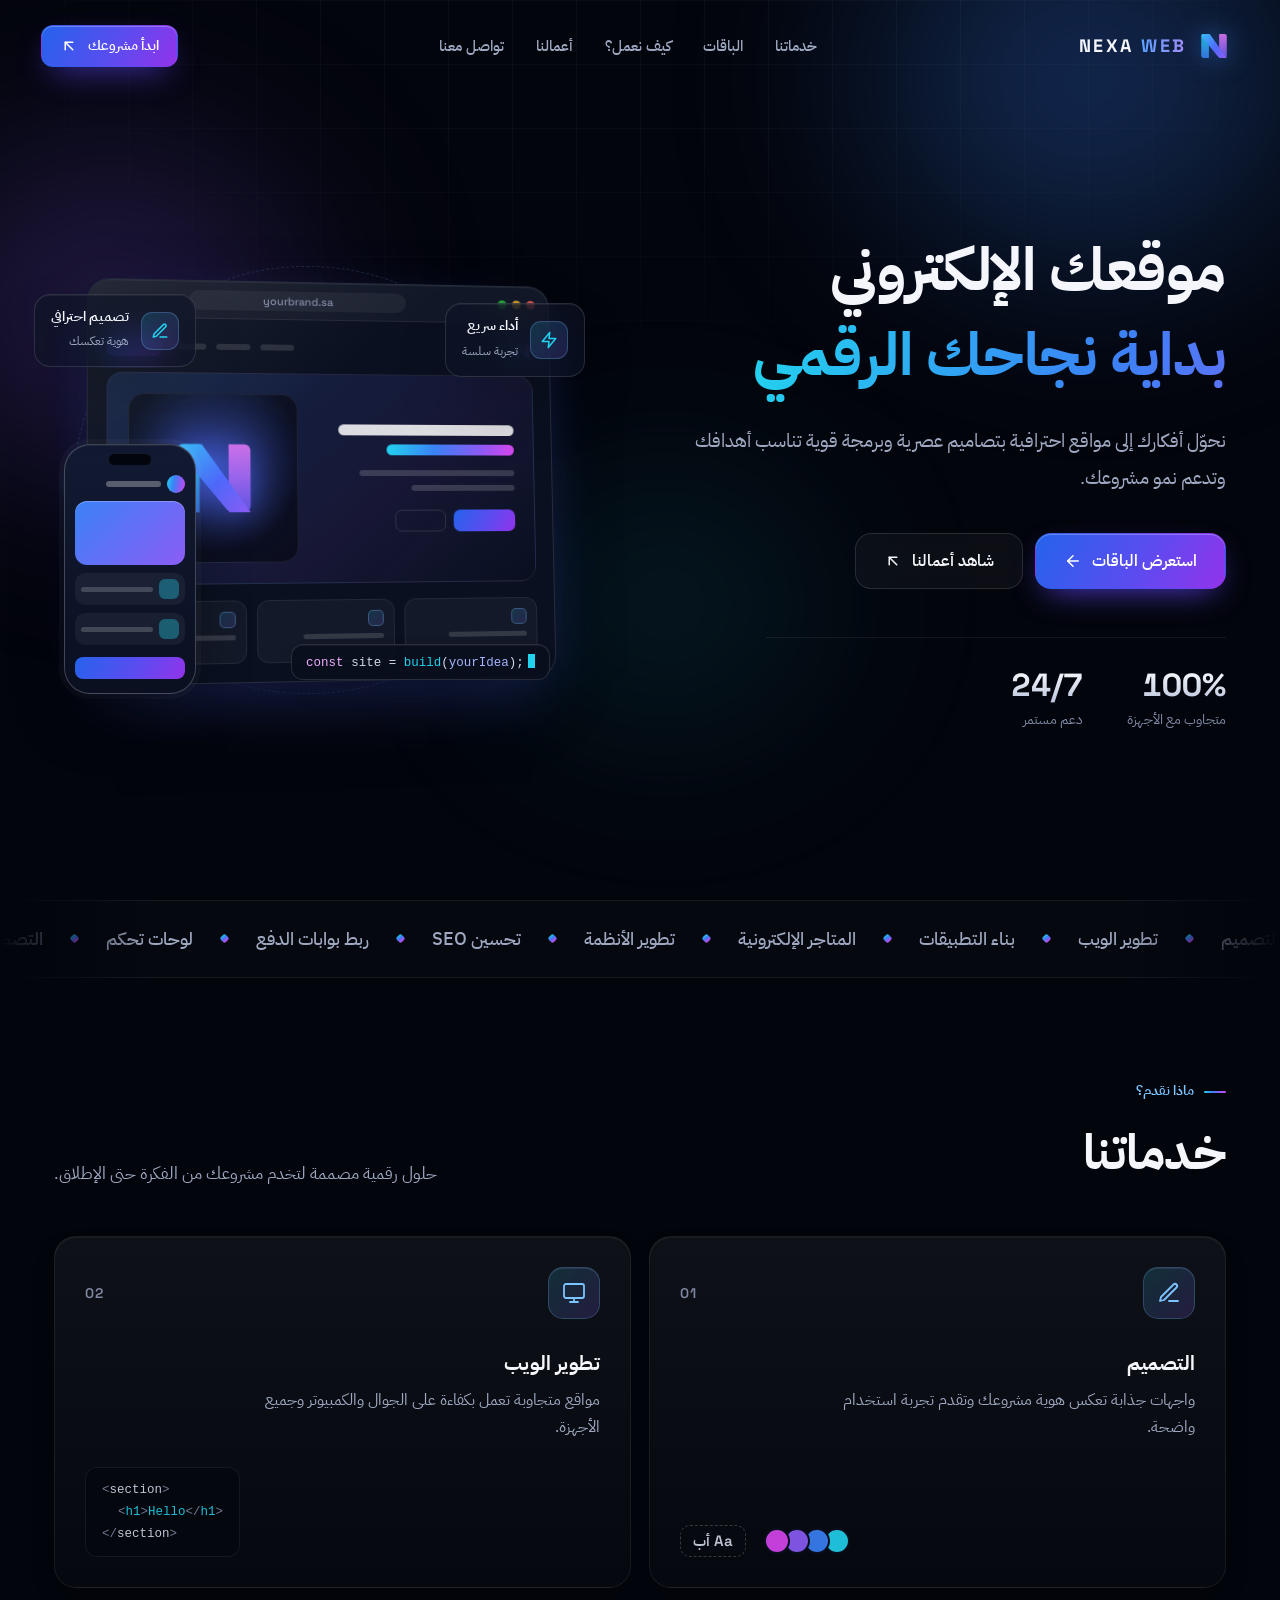
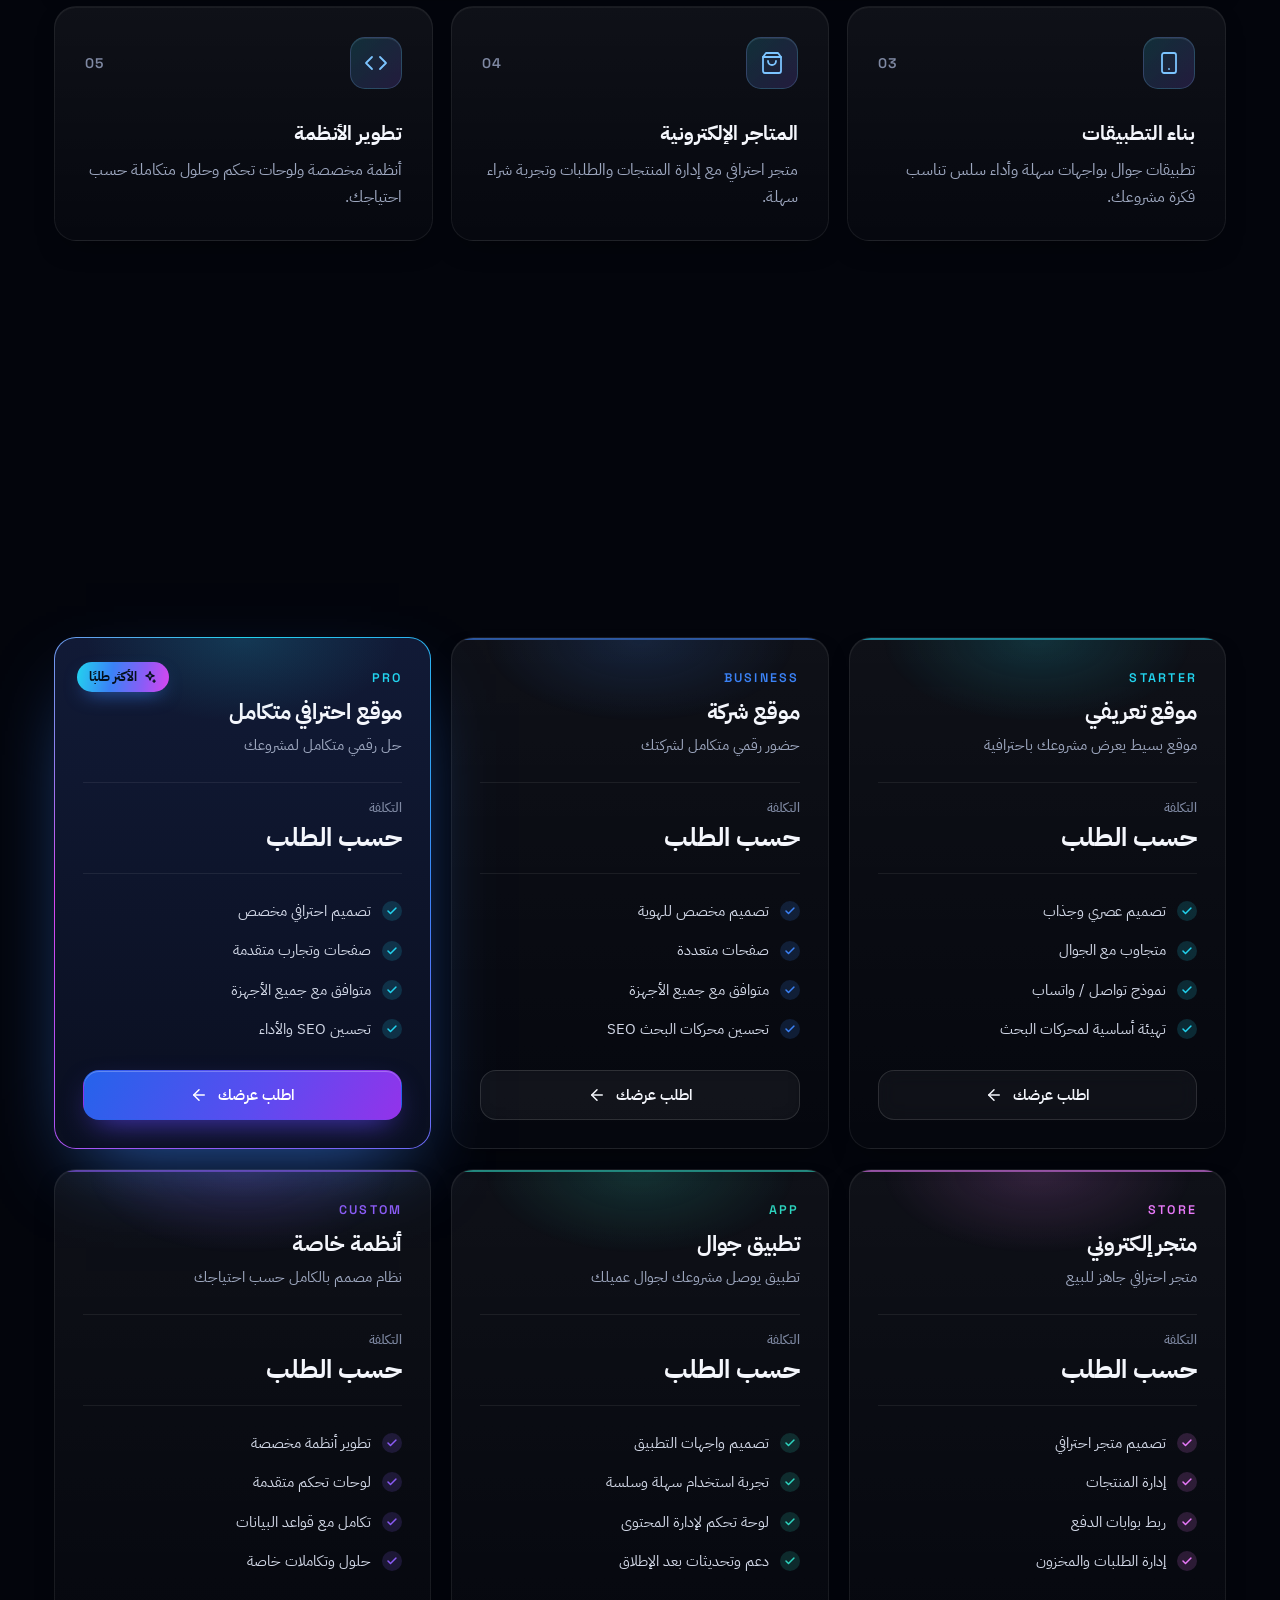
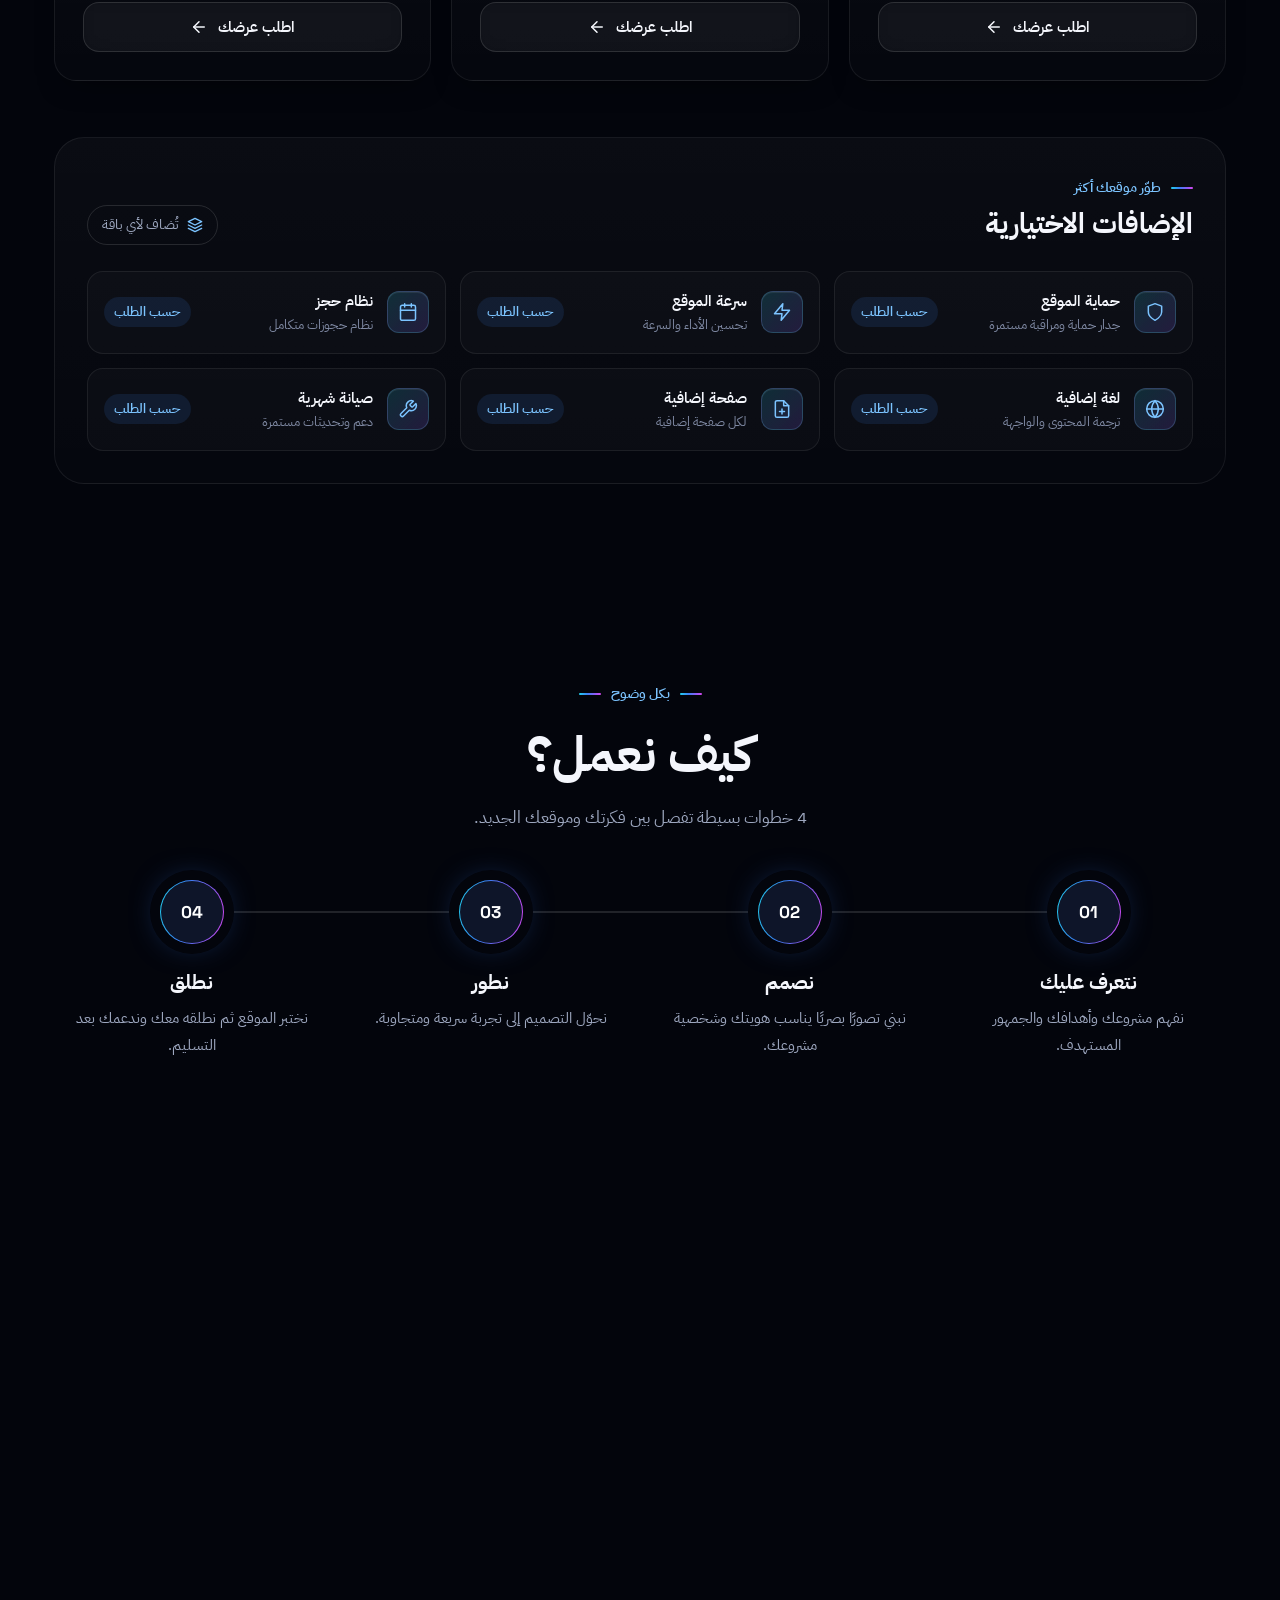
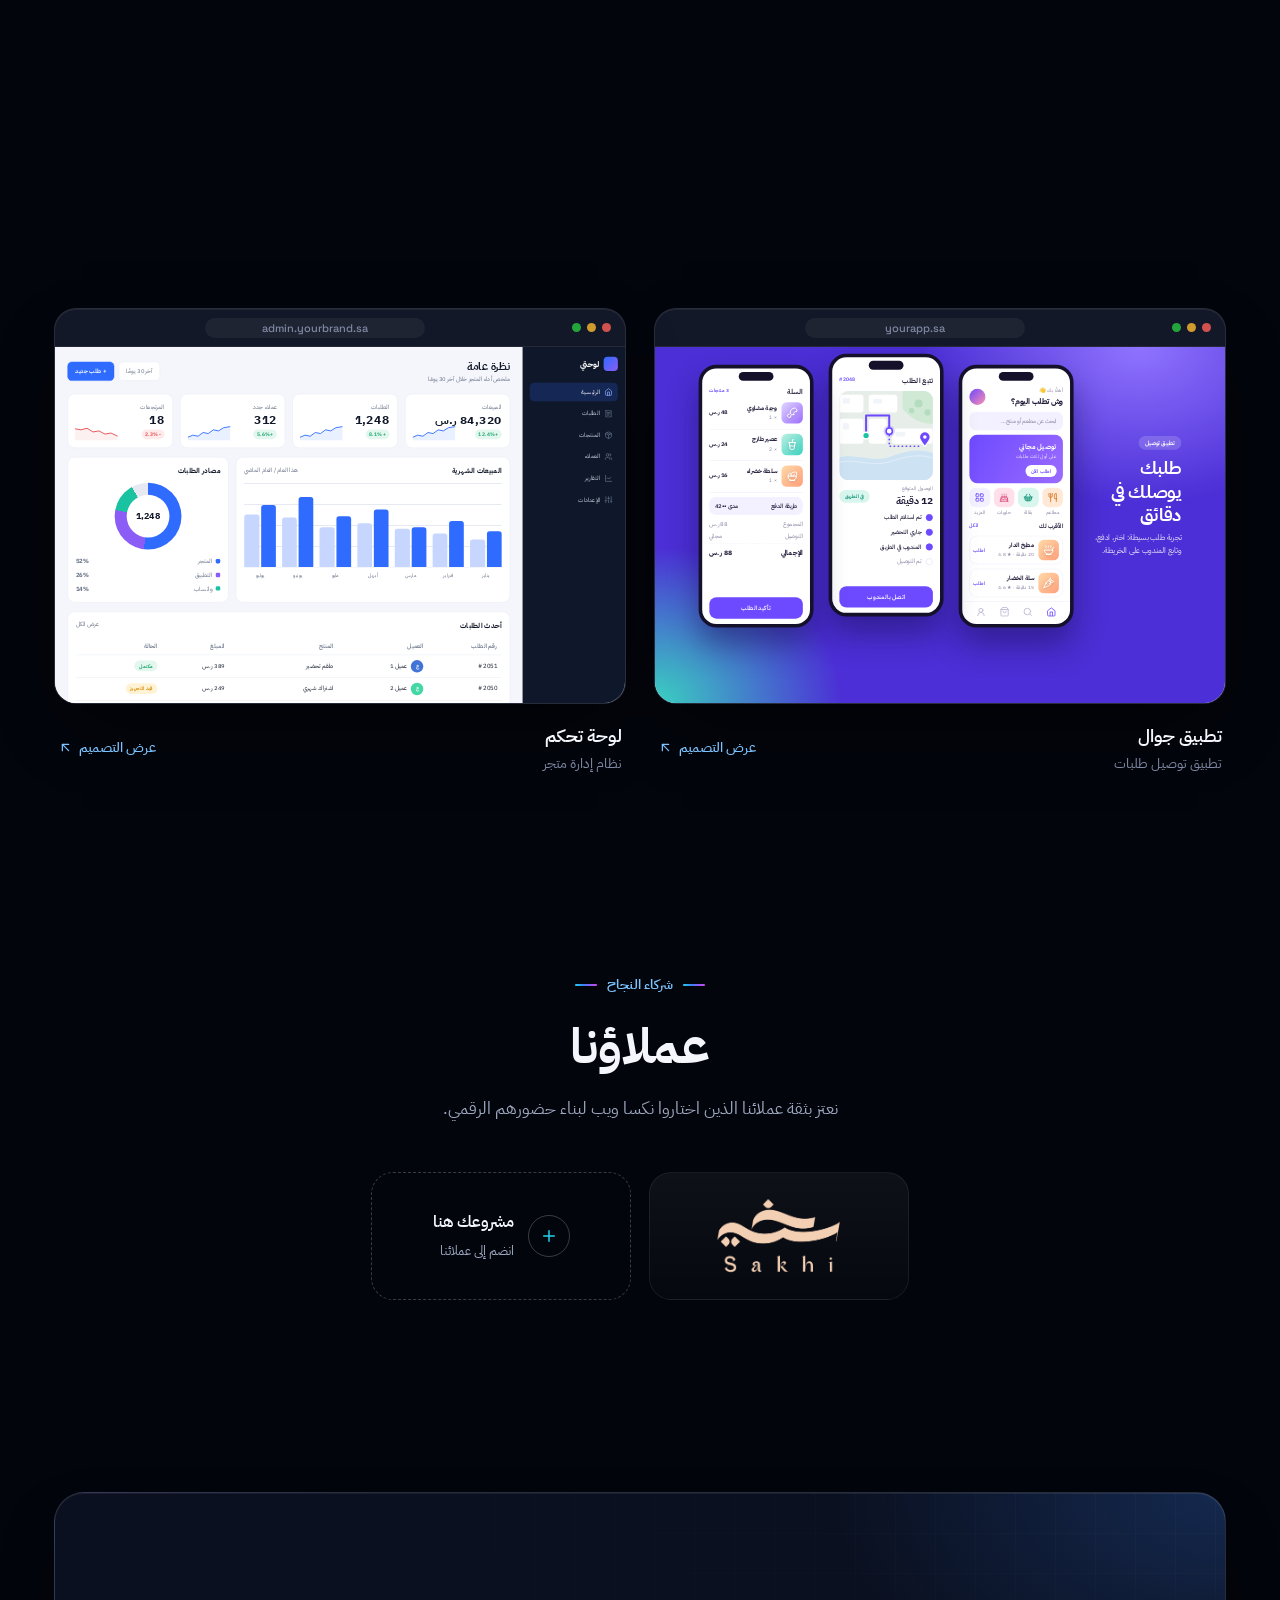
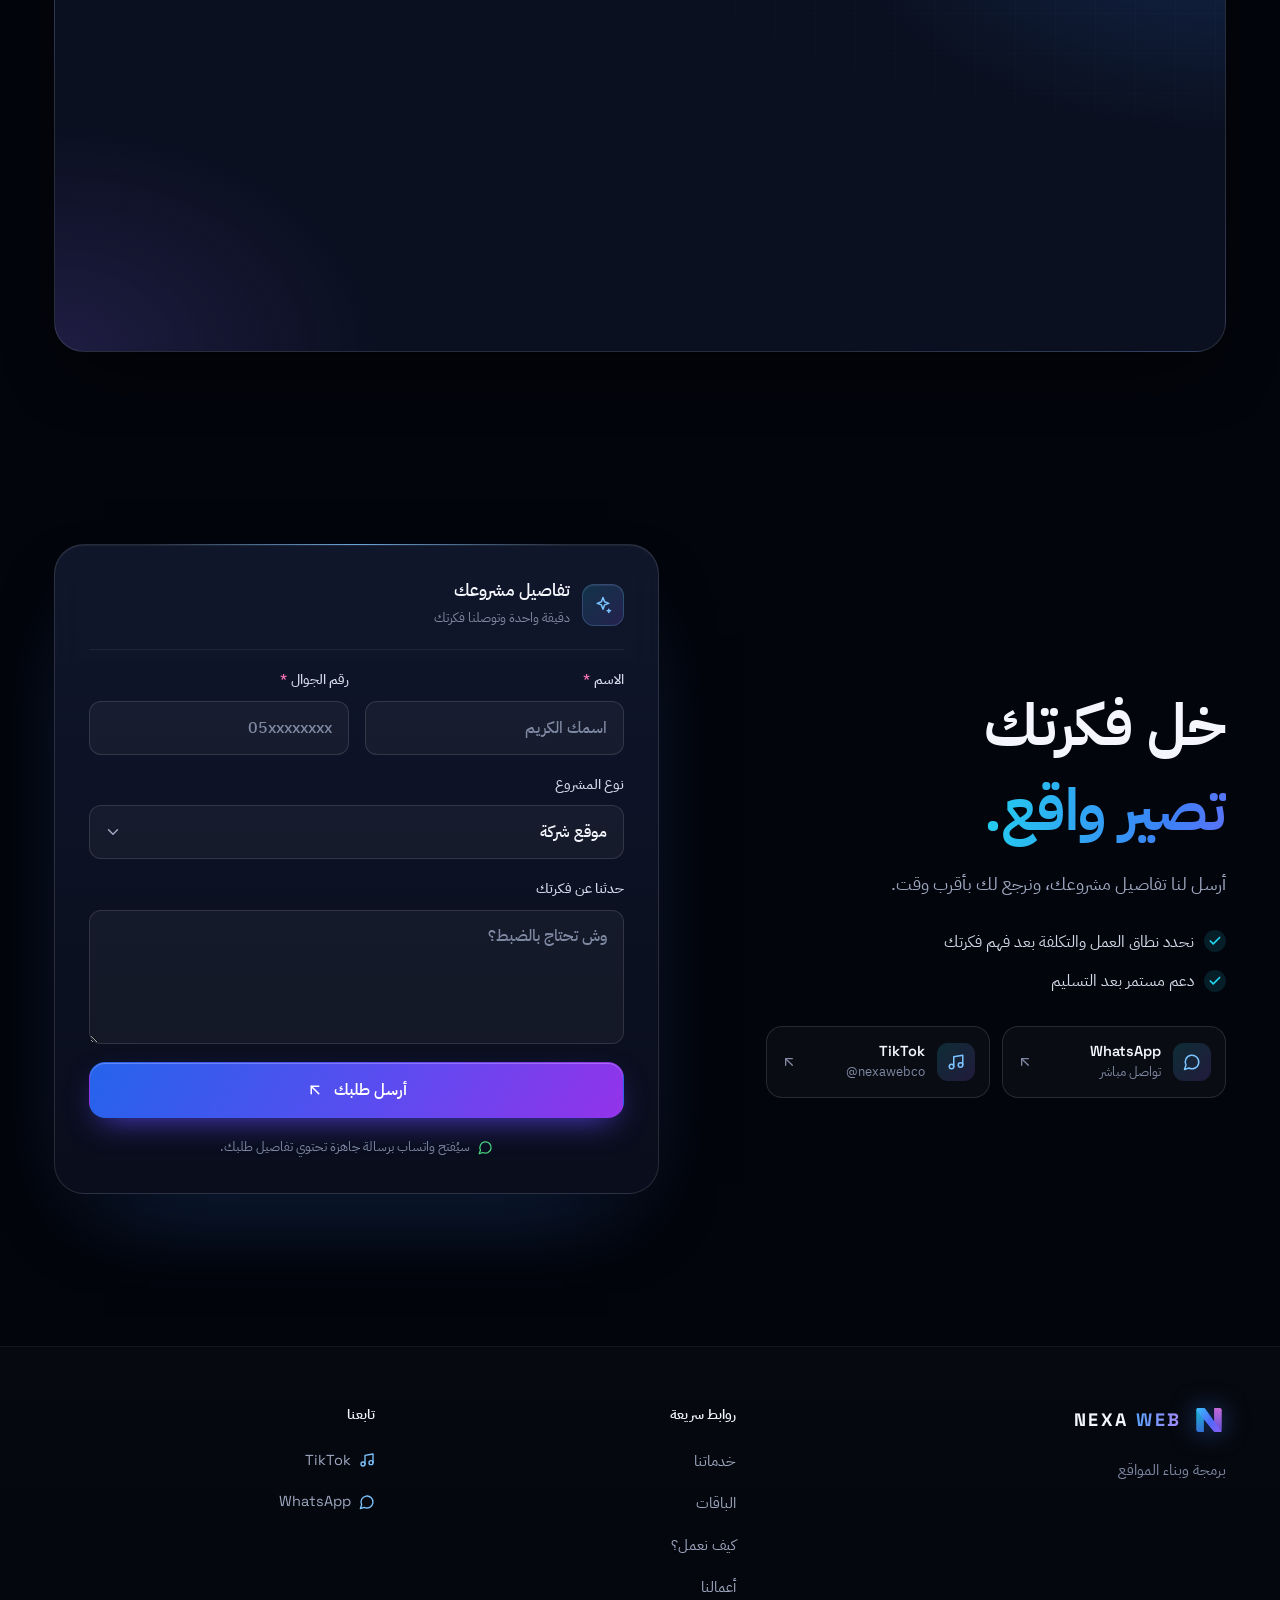
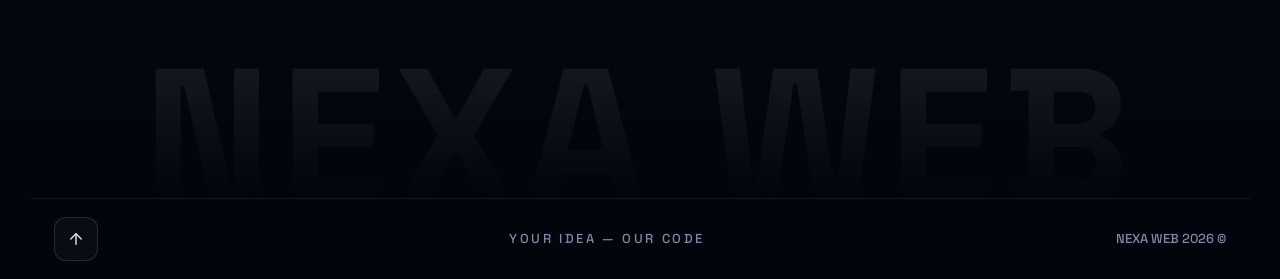
<file: index.html>
<!doctype html>
<html lang="ar" dir="rtl">
<head>
  <meta charset="UTF-8" />
  <meta name="viewport" content="width=device-width, initial-scale=1.0" />
  <meta name="theme-color" content="#03050c" />
  <meta name="color-scheme" content="dark" />
  <meta name="description" content="نكسا ويب — برمجة وبناء المواقع والمتاجر الإلكترونية والأنظمة المخصصة بتصاميم عصرية وأداء عالٍ." />
  <meta property="og:type" content="website" />
  <meta property="og:title" content="نكسا ويب | NEXA WEB" />
  <meta property="og:description" content="برمجة وبناء المواقع والمتاجر الإلكترونية والتطبيقات والأنظمة المخصصة." />
  <meta property="og:locale" content="ar_SA" />
  <title>نكسا ويب | NEXA WEB</title>
  <link rel="icon" href="data:image/svg+xml,%3Csvg xmlns='http://www.w3.org/2000/svg' viewBox='0 0 40 40'%3E%3Cdefs%3E%3ClinearGradient id='a' x1='0' y1='0' x2='1' y2='1'%3E%3Cstop offset='0' stop-color='%2338bdf8'/%3E%3Cstop offset='.55' stop-color='%234f6bff'/%3E%3Cstop offset='1' stop-color='%238b5cf6'/%3E%3C/linearGradient%3E%3C/defs%3E%3Cpath d='M5 8.5A2.5 2.5 0 0 1 7.5 6H14v28H7.5A2.5 2.5 0 0 1 5 31.5z' fill='%2322d3ee'/%3E%3Cpath d='M26 6h6.5A2.5 2.5 0 0 1 35 8.5v23a2.5 2.5 0 0 1-2.5 2.5H26z' fill='%23a855f7'/%3E%3Cpath d='M7.5 6H15l20 28h-7.5a3 3 0 0 1-2.4-1.2L5.6 9.2A2 2 0 0 1 7.5 6z' fill='url(%23a)'/%3E%3C/svg%3E" />
  <link rel="preconnect" href="https://fonts.googleapis.com" />
  <link rel="preconnect" href="https://fonts.gstatic.com" crossorigin />
  <link href="https://fonts.googleapis.com/css2?family=IBM+Plex+Sans+Arabic:wght@300;400;500;600;700&family=Space+Grotesk:wght@400;500;600;700&display=swap" rel="stylesheet" />
  <link rel="stylesheet" href="style.css?v=8" />
  <script>document.documentElement.classList.add('js');</script>
  <script src="assets/vendor/framer-motion-dom.js" defer></script>
  <script src="script.js?v=8" defer></script>
</head>
<body>

  <a class="skip-link" href="#main">تخطَّ إلى المحتوى</a>

  <!-- SVG sprite: logo + icons -->
  <svg width="0" height="0" style="position:absolute" aria-hidden="true">
    <defs>
      <linearGradient id="g-a" x1="0" y1="0" x2="0" y2="1"><stop offset="0" stop-color="#22d3ee"/><stop offset="1" stop-color="#3b82f6"/></linearGradient>
      <linearGradient id="g-b" x1="0" y1="0" x2="1" y2="1"><stop offset="0" stop-color="#38bdf8"/><stop offset=".55" stop-color="#4f6bff"/><stop offset="1" stop-color="#8b5cf6"/></linearGradient>
      <linearGradient id="g-c" x1="0" y1="1" x2="0" y2="0"><stop offset="0" stop-color="#6d5cf6"/><stop offset="1" stop-color="#e879f9"/></linearGradient>
    </defs>
    <symbol id="logo" viewBox="0 0 40 40">
      <path d="M5 8.5A2.5 2.5 0 0 1 7.5 6H14v28H7.5A2.5 2.5 0 0 1 5 31.5z" fill="url(#g-a)" opacity=".85"/>
      <path d="M26 6h6.5A2.5 2.5 0 0 1 35 8.5v23a2.5 2.5 0 0 1-2.5 2.5H26z" fill="url(#g-c)" opacity=".85"/>
      <path d="M7.5 6H15l20 28h-7.5a3 3 0 0 1-2.4-1.2L5.6 9.2A2 2 0 0 1 7.5 6z" fill="url(#g-b)"/>
    </symbol>
    <symbol id="i-arrow" viewBox="0 0 24 24"><path d="M19 12H5"/><path d="m12 19-7-7 7-7"/></symbol>
    <symbol id="i-arrow-out" viewBox="0 0 24 24"><path d="M7 17V7h10"/><path d="M17 17 7 7"/></symbol>
    <symbol id="i-arrow-up" viewBox="0 0 24 24"><path d="M12 19V5"/><path d="m5 12 7-7 7 7"/></symbol>
    <symbol id="i-check" viewBox="0 0 24 24"><path d="M20 6 9 17l-5-5"/></symbol>
    <symbol id="i-pen" viewBox="0 0 24 24"><path d="M12 20h9"/><path d="M16.5 3.5a2.12 2.12 0 0 1 3 3L7 19l-4 1 1-4Z"/></symbol>
    <symbol id="i-monitor" viewBox="0 0 24 24"><rect x="2" y="3" width="20" height="14" rx="2"/><path d="M8 21h8M12 17v4"/></symbol>
    <symbol id="i-bag" viewBox="0 0 24 24"><path d="M6 2 3 6v14a2 2 0 0 0 2 2h14a2 2 0 0 0 2-2V6l-3-4Z"/><path d="M3 6h18"/><path d="M16 10a4 4 0 0 1-8 0"/></symbol>
    <symbol id="i-phone" viewBox="0 0 24 24"><rect x="5" y="2" width="14" height="20" rx="2"/><path d="M12 18h.01"/></symbol>
    <symbol id="i-code" viewBox="0 0 24 24"><path d="m16 18 6-6-6-6"/><path d="m8 6-6 6 6 6"/></symbol>
    <symbol id="i-shield" viewBox="0 0 24 24"><path d="M12 22s8-4 8-10V5l-8-3-8 3v7c0 6 8 10 8 10Z"/></symbol>
    <symbol id="i-zap" viewBox="0 0 24 24"><path d="M13 2 3 14h9l-1 8 10-12h-9l1-8Z"/></symbol>
    <symbol id="i-calendar" viewBox="0 0 24 24"><rect x="3" y="4" width="18" height="18" rx="2"/><path d="M16 2v4M8 2v4M3 10h18"/></symbol>
    <symbol id="i-globe" viewBox="0 0 24 24"><circle cx="12" cy="12" r="10"/><path d="M2 12h20"/><path d="M12 2a15.3 15.3 0 0 1 4 10 15.3 15.3 0 0 1-4 10 15.3 15.3 0 0 1-4-10 15.3 15.3 0 0 1 4-10Z"/></symbol>
    <symbol id="i-file" viewBox="0 0 24 24"><path d="M14 2H6a2 2 0 0 0-2 2v16a2 2 0 0 0 2 2h12a2 2 0 0 0 2-2V8Z"/><path d="M14 2v6h6M12 18v-6M9 15h6"/></symbol>
    <symbol id="i-tool" viewBox="0 0 24 24"><path d="M14.7 6.3a1 1 0 0 0 0 1.4l1.6 1.6a1 1 0 0 0 1.4 0l3.77-3.77a6 6 0 0 1-7.94 7.94l-6.91 6.91a2.12 2.12 0 0 1-3-3l6.91-6.91a6 6 0 0 1 7.94-7.94l-3.76 3.76Z"/></symbol>
    <symbol id="i-menu" viewBox="0 0 24 24"><path d="M4 7h16M4 12h16M4 17h10"/></symbol>
    <symbol id="i-close" viewBox="0 0 24 24"><path d="M18 6 6 18M6 6l12 12"/></symbol>
    <symbol id="i-chat" viewBox="0 0 24 24"><path d="M7.9 20A9 9 0 1 0 4 16.1L2 22Z"/></symbol>
    <symbol id="i-music" viewBox="0 0 24 24"><path d="M9 18V5l12-2v13"/><circle cx="6" cy="18" r="3"/><circle cx="18" cy="16" r="3"/></symbol>
    <symbol id="i-spark" viewBox="0 0 24 24"><path d="M12 3l1.9 5.1L19 10l-5.1 1.9L12 17l-1.9-5.1L5 10l5.1-1.9Z"/><path d="M19 17v4M17 19h4"/></symbol>
    <symbol id="i-layers" viewBox="0 0 24 24"><path d="m12 2 10 5-10 5L2 7Z"/><path d="m2 17 10 5 10-5"/><path d="m2 12 10 5 10-5"/></symbol>
    <symbol id="i-plus" viewBox="0 0 24 24"><path d="M12 5v14M5 12h14"/></symbol>
  </svg>

  <div class="scroll-progress" aria-hidden="true"><span id="scrollBar"></span></div>

  <div class="backdrop" aria-hidden="true">
    <i class="aurora a1"></i><i class="aurora a2"></i><i class="aurora a3"></i>
    <i class="grid-lines"></i>
  </div>

  <header class="nav" id="nav">
    <div class="nav-inner">
      <a class="brand" href="#home" aria-label="نكسا ويب — الرئيسية">
        <svg class="brand-mark" aria-hidden="true"><use href="#logo"/></svg>
        <span class="brand-name">NEXA <b>WEB</b></span>
      </a>
      <nav class="nav-links" id="navLinks" aria-label="التنقل الرئيسي">
        <span class="nav-pill" aria-hidden="true"></span>
        <a href="#services">خدماتنا</a>
        <a href="#pricing">الباقات</a>
        <a href="#process">كيف نعمل؟</a>
        <a href="#work">أعمالنا</a>
        <a href="#contact">تواصل معنا</a>
        <a class="btn btn-primary nav-menu-cta" href="#contact">ابدأ مشروعك <svg class="ic" aria-hidden="true"><use href="#i-arrow"/></svg></a>
      </nav>
      <div class="nav-actions">
        <a class="btn btn-primary btn-sm" href="#contact">ابدأ مشروعك <svg class="ic" aria-hidden="true"><use href="#i-arrow-out"/></svg></a>
        <button class="nav-toggle" id="navToggle" type="button" aria-label="فتح القائمة" aria-expanded="false" aria-controls="navLinks">
          <svg class="ic ic-menu" aria-hidden="true"><use href="#i-menu"/></svg>
          <svg class="ic ic-close" aria-hidden="true"><use href="#i-close"/></svg>
        </button>
      </div>
    </div>
  </header>
  <div class="nav-scrim" id="navScrim" aria-hidden="true"></div>

  <main id="main">
    <!-- Hero -->
    <section id="home" class="hero container">
      <div class="hero-copy">
        <h1>
          <span class="h1-line reveal">موقعك الإلكتروني</span>
          <span class="h1-line reveal"><span class="grad">بداية نجاحك الرقمي</span></span>
        </h1>
        <p class="lead reveal">نحوّل أفكارك إلى مواقع احترافية بتصاميم عصرية وبرمجة قوية تناسب أهدافك وتدعم نمو مشروعك.</p>
        <div class="hero-actions reveal">
          <a class="btn btn-primary btn-lg" href="#pricing">استعرض الباقات <svg class="ic" aria-hidden="true"><use href="#i-arrow"/></svg></a>
          <a class="btn btn-ghost btn-lg" href="#work">شاهد أعمالنا <svg class="ic" aria-hidden="true"><use href="#i-arrow-out"/></svg></a>
        </div>
        <dl class="stats reveal">
          <div><dt><span data-count="100">100</span>%</dt><dd>متجاوب مع الأجهزة</dd></div>
          <div><dt>24/7</dt><dd>دعم مستمر</dd></div>
        </dl>
      </div>

      <div class="hero-visual reveal" id="heroVisual" aria-hidden="true">
        <div class="hero-stage">
          <div class="orbit o1"></div><div class="orbit o2"></div>
          <div class="hero-glow"></div>

          <div class="layer" style="--depth:10">
            <div class="window hero-window">
              <div class="window-bar"><span class="dots"><i></i><i></i><i></i></span><span class="url">yourbrand.sa</span></div>
              <div class="hw-body">
                <div class="hw-nav"><svg class="hw-logo"><use href="#logo"/></svg><span></span><span></span><span></span><b></b></div>
                <div class="hw-hero">
                  <div class="hw-text"><i class="l1"></i><i class="l2"></i><i class="l3"></i><i class="l4"></i><div class="hw-btns"><b></b><u></u></div></div>
                  <div class="hw-art"><svg><use href="#logo"/></svg></div>
                </div>
                <div class="hw-cards"><div><i></i><span></span></div><div><i></i><span></span></div><div><i></i><span></span></div></div>
              </div>
            </div>
          </div>

          <div class="layer layer-phone" style="--depth:22">
            <div class="phone-mock">
              <span class="pm-notch"></span>
              <div class="pm-head"><i></i><span></span></div>
              <div class="pm-card"></div>
              <div class="pm-row"><i></i><span></span></div>
              <div class="pm-row"><i></i><span></span></div>
              <div class="pm-btn"></div>
            </div>
          </div>

          <div class="layer chip chip-a" style="--depth:30"><span class="chip-ic"><svg class="ic"><use href="#i-zap"/></svg></span><div><b>أداء سريع</b><small>تجربة سلسة</small></div></div>
          <div class="layer chip chip-b" style="--depth:26"><span class="chip-ic"><svg class="ic"><use href="#i-pen"/></svg></span><div><b>تصميم احترافي</b><small>هوية تعكسك</small></div></div>
          <div class="layer code-chip" style="--depth:16" dir="ltr"><span class="k">const</span> site = <span class="f">build</span>(<span class="s">yourIdea</span>);</div>
        </div>
      </div>
    </section>

    <!-- Capabilities marquee (decorative; the same items are listed in the sections below) -->
    <div class="marquee" aria-hidden="true">
      <div class="marquee-track">
        <span>التصميم</span><span>تطوير الويب</span><span>بناء التطبيقات</span><span>المتاجر الإلكترونية</span><span>تطوير الأنظمة</span><span>تحسين SEO</span><span>ربط بوابات الدفع</span><span>لوحات تحكم</span>
        <span>التصميم</span><span>تطوير الويب</span><span>بناء التطبيقات</span><span>المتاجر الإلكترونية</span><span>تطوير الأنظمة</span><span>تحسين SEO</span><span>ربط بوابات الدفع</span><span>لوحات تحكم</span>
      </div>
    </div>

    <!-- Services -->
    <section id="services" class="section container">
      <div class="section-head">
        <div class="reveal"><span class="kicker">ماذا نقدم؟</span><h2>خدماتنا</h2></div>
        <p class="reveal">حلول رقمية مصممة لتخدم مشروعك من الفكرة حتى الإطلاق.</p>
      </div>
      <div class="service-grid">
        <article class="card service service-lg spot reveal">
          <div class="service-top"><span class="icon-box"><svg class="ic" aria-hidden="true"><use href="#i-pen"/></svg></span><span class="num">01</span></div>
          <h3>التصميم</h3><p>واجهات جذابة تعكس هوية مشروعك وتقدم تجربة استخدام واضحة.</p>
          <div class="deco deco-design" aria-hidden="true"><i></i><i></i><i></i><i></i><b>Aa أب</b></div>
        </article>
        <article class="card service service-lg spot reveal">
          <div class="service-top"><span class="icon-box"><svg class="ic" aria-hidden="true"><use href="#i-monitor"/></svg></span><span class="num">02</span></div>
          <h3>تطوير الويب</h3><p>مواقع متجاوبة تعمل بكفاءة على الجوال والكمبيوتر وجميع الأجهزة.</p>
          <div class="deco deco-code" aria-hidden="true" dir="ltr"><span><em>&lt;</em>section<em>&gt;</em></span><span class="in1"><em>&lt;</em>h1<em>&gt;</em>Hello<em>&lt;/</em>h1<em>&gt;</em></span><span><em>&lt;/</em>section<em>&gt;</em></span></div>
        </article>
        <article class="card service spot reveal">
          <div class="service-top"><span class="icon-box"><svg class="ic" aria-hidden="true"><use href="#i-phone"/></svg></span><span class="num">03</span></div>
          <h3>بناء التطبيقات</h3><p>تطبيقات جوال بواجهات سهلة وأداء سلس تناسب فكرة مشروعك.</p>
        </article>
        <article class="card service spot reveal">
          <div class="service-top"><span class="icon-box"><svg class="ic" aria-hidden="true"><use href="#i-bag"/></svg></span><span class="num">04</span></div>
          <h3>المتاجر الإلكترونية</h3><p>متجر احترافي مع إدارة المنتجات والطلبات وتجربة شراء سهلة.</p>
        </article>
        <article class="card service spot reveal">
          <div class="service-top"><span class="icon-box"><svg class="ic" aria-hidden="true"><use href="#i-code"/></svg></span><span class="num">05</span></div>
          <h3>تطوير الأنظمة</h3><p>أنظمة مخصصة ولوحات تحكم وحلول متكاملة حسب احتياجك.</p>
        </article>
      </div>
    </section>

    <!-- Pricing -->
    <section id="pricing" class="section container">
      <div class="section-head center">
        <div class="reveal"><span class="kicker">حلول مصممة لك</span><h2>خدماتنا حسب الطلب</h2></div>
        <p class="reveal">كل مشروع له احتياجه الخاص، لذلك نحدد نطاق العمل والتكلفة بعد فهم فكرتك ومتطلباتك.</p>
      </div>
      <div class="plan-grid">
        <article class="plan spot reveal" style="--accent:#22d3ee">
          <span class="plan-tag">STARTER</span>
          <h3>موقع تعريفي</h3>
          <p class="plan-desc">موقع بسيط يعرض مشروعك باحترافية</p>
          <div class="plan-price"><small>التكلفة</small>حسب الطلب</div>
          <ul>
            <li><svg class="ic" aria-hidden="true"><use href="#i-check"/></svg>تصميم عصري وجذاب</li>
            <li><svg class="ic" aria-hidden="true"><use href="#i-check"/></svg>متجاوب مع الجوال</li>
            <li><svg class="ic" aria-hidden="true"><use href="#i-check"/></svg>نموذج تواصل / واتساب</li>
            <li><svg class="ic" aria-hidden="true"><use href="#i-check"/></svg>تهيئة أساسية لمحركات البحث</li>
          </ul>
          <button class="btn btn-ghost" type="button" onclick="choosePlan('Starter')">اطلب عرضك <svg class="ic" aria-hidden="true"><use href="#i-arrow"/></svg></button>
        </article>
        <article class="plan spot reveal" style="--accent:#3b82f6">
          <span class="plan-tag">BUSINESS</span>
          <h3>موقع شركة</h3>
          <p class="plan-desc">حضور رقمي متكامل لشركتك</p>
          <div class="plan-price"><small>التكلفة</small>حسب الطلب</div>
          <ul>
            <li><svg class="ic" aria-hidden="true"><use href="#i-check"/></svg>تصميم مخصص للهوية</li>
            <li><svg class="ic" aria-hidden="true"><use href="#i-check"/></svg>صفحات متعددة</li>
            <li><svg class="ic" aria-hidden="true"><use href="#i-check"/></svg>متوافق مع جميع الأجهزة</li>
            <li><svg class="ic" aria-hidden="true"><use href="#i-check"/></svg>تحسين محركات البحث SEO</li>
          </ul>
          <button class="btn btn-ghost" type="button" onclick="choosePlan('Business')">اطلب عرضك <svg class="ic" aria-hidden="true"><use href="#i-arrow"/></svg></button>
        </article>
        <article class="plan featured spot reveal" style="--accent:#22d3ee">
          <span class="plan-badge"><svg class="ic" aria-hidden="true"><use href="#i-spark"/></svg>الأكثر طلبًا</span>
          <span class="plan-tag">PRO</span>
          <h3>موقع احترافي متكامل</h3>
          <p class="plan-desc">حل رقمي متكامل لمشروعك</p>
          <div class="plan-price"><small>التكلفة</small>حسب الطلب</div>
          <ul>
            <li><svg class="ic" aria-hidden="true"><use href="#i-check"/></svg>تصميم احترافي مخصص</li>
            <li><svg class="ic" aria-hidden="true"><use href="#i-check"/></svg>صفحات وتجارب متقدمة</li>
            <li><svg class="ic" aria-hidden="true"><use href="#i-check"/></svg>متوافق مع جميع الأجهزة</li>
            <li><svg class="ic" aria-hidden="true"><use href="#i-check"/></svg>تحسين SEO والأداء</li>
          </ul>
          <button class="btn btn-primary" type="button" onclick="choosePlan('Pro')">اطلب عرضك <svg class="ic" aria-hidden="true"><use href="#i-arrow"/></svg></button>
        </article>
        <article class="plan spot reveal" style="--accent:#e879f9">
          <span class="plan-tag">STORE</span>
          <h3>متجر إلكتروني</h3>
          <p class="plan-desc">متجر احترافي جاهز للبيع</p>
          <div class="plan-price"><small>التكلفة</small>حسب الطلب</div>
          <ul>
            <li><svg class="ic" aria-hidden="true"><use href="#i-check"/></svg>تصميم متجر احترافي</li>
            <li><svg class="ic" aria-hidden="true"><use href="#i-check"/></svg>إدارة المنتجات</li>
            <li><svg class="ic" aria-hidden="true"><use href="#i-check"/></svg>ربط بوابات الدفع</li>
            <li><svg class="ic" aria-hidden="true"><use href="#i-check"/></svg>إدارة الطلبات والمخزون</li>
          </ul>
          <button class="btn btn-ghost" type="button" onclick="choosePlan('Store')">اطلب عرضك <svg class="ic" aria-hidden="true"><use href="#i-arrow"/></svg></button>
        </article>
        <article class="plan spot reveal" style="--accent:#2dd4bf">
          <span class="plan-tag">APP</span>
          <h3>تطبيق جوال</h3>
          <p class="plan-desc">تطبيق يوصل مشروعك لجوال عميلك</p>
          <div class="plan-price"><small>التكلفة</small>حسب الطلب</div>
          <ul>
            <li><svg class="ic" aria-hidden="true"><use href="#i-check"/></svg>تصميم واجهات التطبيق</li>
            <li><svg class="ic" aria-hidden="true"><use href="#i-check"/></svg>تجربة استخدام سهلة وسلسة</li>
            <li><svg class="ic" aria-hidden="true"><use href="#i-check"/></svg>لوحة تحكم لإدارة المحتوى</li>
            <li><svg class="ic" aria-hidden="true"><use href="#i-check"/></svg>دعم وتحديثات بعد الإطلاق</li>
          </ul>
          <button class="btn btn-ghost" type="button" onclick="choosePlan('App')">اطلب عرضك <svg class="ic" aria-hidden="true"><use href="#i-arrow"/></svg></button>
        </article>
        <article class="plan spot reveal" style="--accent:#8b5cf6">
          <span class="plan-tag">CUSTOM</span>
          <h3>أنظمة خاصة</h3>
          <p class="plan-desc">نظام مصمم بالكامل حسب احتياجك</p>
          <div class="plan-price"><small>التكلفة</small>حسب الطلب</div>
          <ul>
            <li><svg class="ic" aria-hidden="true"><use href="#i-check"/></svg>تطوير أنظمة مخصصة</li>
            <li><svg class="ic" aria-hidden="true"><use href="#i-check"/></svg>لوحات تحكم متقدمة</li>
            <li><svg class="ic" aria-hidden="true"><use href="#i-check"/></svg>تكامل مع قواعد البيانات</li>
            <li><svg class="ic" aria-hidden="true"><use href="#i-check"/></svg>حلول وتكاملات خاصة</li>
          </ul>
          <button class="btn btn-ghost" type="button" onclick="choosePlan('Custom')">اطلب عرضك <svg class="ic" aria-hidden="true"><use href="#i-arrow"/></svg></button>
        </article>
      </div>

      <!-- Extras -->
      <div class="extras reveal">
        <div class="extras-head">
          <div><span class="kicker">طوّر موقعك أكثر</span><h3>الإضافات الاختيارية</h3></div>
          <span class="extras-note"><svg class="ic" aria-hidden="true"><use href="#i-layers"/></svg>تُضاف لأي باقة</span>
        </div>
        <div class="extra-grid">
          <div class="extra"><span class="icon-box sm"><svg class="ic" aria-hidden="true"><use href="#i-shield"/></svg></span><div><b>حماية الموقع</b><small>جدار حماية ومراقبة مستمرة</small></div><em>حسب الطلب</em></div>
          <div class="extra"><span class="icon-box sm"><svg class="ic" aria-hidden="true"><use href="#i-zap"/></svg></span><div><b>سرعة الموقع</b><small>تحسين الأداء والسرعة</small></div><em>حسب الطلب</em></div>
          <div class="extra"><span class="icon-box sm"><svg class="ic" aria-hidden="true"><use href="#i-calendar"/></svg></span><div><b>نظام حجز</b><small>نظام حجوزات متكامل</small></div><em>حسب الطلب</em></div>
          <div class="extra"><span class="icon-box sm"><svg class="ic" aria-hidden="true"><use href="#i-globe"/></svg></span><div><b>لغة إضافية</b><small>ترجمة المحتوى والواجهة</small></div><em>حسب الطلب</em></div>
          <div class="extra"><span class="icon-box sm"><svg class="ic" aria-hidden="true"><use href="#i-file"/></svg></span><div><b>صفحة إضافية</b><small>لكل صفحة إضافية</small></div><em>حسب الطلب</em></div>
          <div class="extra"><span class="icon-box sm"><svg class="ic" aria-hidden="true"><use href="#i-tool"/></svg></span><div><b>صيانة شهرية</b><small>دعم وتحديثات مستمرة</small></div><em>حسب الطلب</em></div>
        </div>
      </div>
    </section>

    <!-- Process -->
    <section id="process" class="section container">
      <div class="section-head center">
        <div class="reveal"><span class="kicker">بكل وضوح</span><h2>كيف نعمل؟</h2></div>
        <p class="reveal">4 خطوات بسيطة تفصل بين فكرتك وموقعك الجديد.</p>
      </div>
      <div class="steps-wrap">
        <div class="steps-track" aria-hidden="true"><span id="stepsFill"></span></div>
        <ol class="steps" id="steps">
          <li class="step reveal"><span class="step-num">01</span><div><h3>نتعرف عليك</h3><p>نفهم مشروعك وأهدافك والجمهور المستهدف.</p></div></li>
          <li class="step reveal"><span class="step-num">02</span><div><h3>نصمم</h3><p>نبني تصورًا بصريًا يناسب هويتك وشخصية مشروعك.</p></div></li>
          <li class="step reveal"><span class="step-num">03</span><div><h3>نطور</h3><p>نحوّل التصميم إلى تجربة سريعة ومتجاوبة.</p></div></li>
          <li class="step reveal"><span class="step-num">04</span><div><h3>نطلق</h3><p>نختبر الموقع ثم نطلقه معك وندعمك بعد التسليم.</p></div></li>
        </ol>
      </div>
    </section>

    <!-- Work -->
    <section id="work" class="section container">
      <div class="section-head">
        <div class="reveal"><span class="kicker">شغلنا يتكلم</span><h2>أعمالنا</h2></div>
        <p class="reveal">نماذج تصاميم توضح مستوى العمل الذي يمكن أن نبنيه لمشروعك. اضغط على أي نموذج لتتصفحه كاملًا.</p>
      </div>
      <div class="work-grid">
        <a class="work reveal" href="work/company.html" target="_blank" rel="noopener">
          <div class="window">
            <div class="window-bar"><span class="dots"><i></i><i></i><i></i></span><span class="url">yourcompany.sa</span></div>
            <div class="shot"><iframe src="work/company.html?v=3" title="معاينة: موقع شركة" loading="lazy" tabindex="-1" scrolling="no" aria-hidden="true"></iframe><span class="shot-cta"><svg class="ic" aria-hidden="true"><use href="#i-arrow-out"/></svg>تصفّح النموذج</span></div>
          </div>
          <div class="work-cap"><div><b>موقع شركة</b><small>شركة مقاولات وتطوير عمراني</small></div><span>عرض التصميم <svg class="ic" aria-hidden="true"><use href="#i-arrow-out"/></svg></span></div>
        </a>
        <a class="work reveal" href="work/store.html" target="_blank" rel="noopener">
          <div class="window">
            <div class="window-bar"><span class="dots"><i></i><i></i><i></i></span><span class="url">yourstore.sa</span></div>
            <div class="shot"><iframe src="work/store.html?v=3" title="معاينة: متجر إلكتروني" loading="lazy" tabindex="-1" scrolling="no" aria-hidden="true"></iframe><span class="shot-cta"><svg class="ic" aria-hidden="true"><use href="#i-arrow-out"/></svg>تصفّح النموذج</span></div>
          </div>
          <div class="work-cap"><div><b>متجر إلكتروني</b><small>متجر قهوة مختصة</small></div><span>عرض التصميم <svg class="ic" aria-hidden="true"><use href="#i-arrow-out"/></svg></span></div>
        </a>
        <a class="work reveal" href="work/app.html" target="_blank" rel="noopener">
          <div class="window">
            <div class="window-bar"><span class="dots"><i></i><i></i><i></i></span><span class="url">yourapp.sa</span></div>
            <div class="shot"><iframe src="work/app.html?v=3" title="معاينة: تطبيق جوال" loading="lazy" tabindex="-1" scrolling="no" aria-hidden="true"></iframe><span class="shot-cta"><svg class="ic" aria-hidden="true"><use href="#i-arrow-out"/></svg>تصفّح النموذج</span></div>
          </div>
          <div class="work-cap"><div><b>تطبيق جوال</b><small>تطبيق توصيل طلبات</small></div><span>عرض التصميم <svg class="ic" aria-hidden="true"><use href="#i-arrow-out"/></svg></span></div>
        </a>
        <a class="work reveal" href="work/dashboard.html" target="_blank" rel="noopener">
          <div class="window">
            <div class="window-bar"><span class="dots"><i></i><i></i><i></i></span><span class="url">admin.yourbrand.sa</span></div>
            <div class="shot"><iframe src="work/dashboard.html?v=3" title="معاينة: لوحة تحكم" loading="lazy" tabindex="-1" scrolling="no" aria-hidden="true"></iframe><span class="shot-cta"><svg class="ic" aria-hidden="true"><use href="#i-arrow-out"/></svg>تصفّح النموذج</span></div>
          </div>
          <div class="work-cap"><div><b>لوحة تحكم</b><small>نظام إدارة متجر</small></div><span>عرض التصميم <svg class="ic" aria-hidden="true"><use href="#i-arrow-out"/></svg></span></div>
        </a>
      </div>
    </section>

    <!-- Clients: to add a client, copy a "client" block and change the name (or put an <img> logo inside it) -->
    <section id="clients" class="section container">
      <div class="section-head center">
        <div class="reveal"><span class="kicker">شركاء النجاح</span><h2>عملاؤنا</h2></div>
        <p class="reveal">نعتز بثقة عملائنا الذين اختاروا نكسا ويب لبناء حضورهم الرقمي.</p>
      </div>
      <div class="client-grid">
        <div class="client spot reveal"><img src="assets/sakhi-logo.png" alt="سخي — Sakhi Cafe" width="600" height="375" loading="lazy"></div>
        <a class="client client-next reveal" href="#contact"><span class="client-plus"><svg class="ic" aria-hidden="true"><use href="#i-plus"/></svg></span><div><b>مشروعك هنا</b><small>انضم إلى عملائنا</small></div></a>
      </div>
    </section>

    <!-- Why -->
    <section class="section container">
      <div class="why spot">
        <div class="why-copy reveal">
          <span class="kicker">لماذا نكسا ويب؟</span>
          <h2>مو بس موقع…<br><span class="grad">نبني لك حضورًا رقميًا.</span></h2>
          <a class="btn btn-ghost" href="#contact">ابدأ مشروعك <svg class="ic" aria-hidden="true"><use href="#i-arrow"/></svg></a>
        </div>
        <div class="why-list">
          <div class="reveal"><span class="icon-box sm"><svg class="ic" aria-hidden="true"><use href="#i-zap"/></svg></span><strong>أحدث التقنيات</strong><p>أداء عالٍ وتجربة سلسة.</p></div>
          <div class="reveal"><span class="icon-box sm"><svg class="ic" aria-hidden="true"><use href="#i-monitor"/></svg></span><strong>مواقع متوافقة</strong><p>تعمل مع جميع الأجهزة.</p></div>
          <div class="reveal"><span class="icon-box sm"><svg class="ic" aria-hidden="true"><use href="#i-shield"/></svg></span><strong>أمان وموثوقية</strong><p>حماية بياناتك ومشروعك.</p></div>
          <div class="reveal"><span class="icon-box sm"><svg class="ic" aria-hidden="true"><use href="#i-tool"/></svg></span><strong>دعم مستمر</strong><p>نحن معك بعد التسليم.</p></div>
        </div>
      </div>
    </section>

    <!-- Contact -->
    <section id="contact" class="section container contact">
      <div class="contact-copy">
        <span class="kicker reveal">جاهز تبدأ؟</span>
        <h2 class="reveal">خل فكرتك<br><span class="grad">تصير واقع.</span></h2>
        <p class="reveal">أرسل لنا تفاصيل مشروعك، ونرجع لك بأقرب وقت.</p>
        <ul class="contact-points reveal">
          <li><svg class="ic" aria-hidden="true"><use href="#i-check"/></svg>نحدد نطاق العمل والتكلفة بعد فهم فكرتك</li>
          <li><svg class="ic" aria-hidden="true"><use href="#i-check"/></svg>دعم مستمر بعد التسليم</li>
        </ul>
        <div class="contact-channels reveal">
          <a class="channel" href="https://wa.me/966599185199" target="_blank" rel="noopener"><span class="channel-ic"><svg class="ic" aria-hidden="true"><use href="#i-chat"/></svg></span><span><b>WhatsApp</b><small>تواصل مباشر</small></span><svg class="ic channel-go" aria-hidden="true"><use href="#i-arrow-out"/></svg></a>
          <a class="channel" href="https://www.tiktok.com/@nexawebco" target="_blank" rel="noopener"><span class="channel-ic"><svg class="ic" aria-hidden="true"><use href="#i-music"/></svg></span><span><b>TikTok</b><small dir="ltr">@nexawebco</small></span><svg class="ic channel-go" aria-hidden="true"><use href="#i-arrow-out"/></svg></a>
        </div>
      </div>
      <form class="contact-form reveal" id="contactForm" onsubmit="sendForm(event)">
        <div class="form-head"><span class="icon-box sm"><svg class="ic" aria-hidden="true"><use href="#i-spark"/></svg></span><div><b>تفاصيل مشروعك</b><small>دقيقة واحدة وتوصلنا فكرتك</small></div></div>
        <div class="field-row">
          <label>الاسم <span class="req" aria-hidden="true">*</span><input id="name" required autocomplete="name" placeholder="اسمك الكريم"></label>
          <label>رقم الجوال <span class="req" aria-hidden="true">*</span><input id="phone" type="tel" inputmode="tel" dir="ltr" required autocomplete="tel" placeholder="05xxxxxxxx"></label>
        </div>
        <label>نوع المشروع
          <select id="type"><option>موقع شركة</option><option>متجر إلكتروني</option><option>صفحة هبوط</option><option>تطبيق</option><option>نظام خاص</option></select>
        </label>
        <label>حدثنا عن فكرتك<textarea id="message" rows="4" placeholder="وش تحتاج بالضبط؟"></textarea></label>
        <button class="btn btn-primary btn-block btn-lg" type="submit">أرسل طلبك <svg class="ic" aria-hidden="true"><use href="#i-arrow-out"/></svg></button>
        <p class="form-note"><svg class="ic" aria-hidden="true"><use href="#i-chat"/></svg>سيُفتح واتساب برسالة جاهزة تحتوي تفاصيل طلبك.</p>
      </form>
    </section>
  </main>

  <footer class="footer">
    <div class="container footer-inner">
      <div class="footer-brand">
        <a class="brand" href="#home" aria-label="نكسا ويب — الرئيسية"><svg class="brand-mark" aria-hidden="true"><use href="#logo"/></svg><span class="brand-name">NEXA <b>WEB</b></span></a>
        <p>برمجة وبناء المواقع</p>
      </div>
      <nav class="footer-col" aria-label="روابط التذييل">
        <span class="footer-title">روابط سريعة</span>
        <div class="footer-links"><a href="#services">خدماتنا</a><a href="#pricing">الباقات</a><a href="#process">كيف نعمل؟</a><a href="#work">أعمالنا</a></div>
      </nav>
      <div class="footer-col">
        <span class="footer-title">تابعنا</span>
        <div class="social">
          <a href="https://www.tiktok.com/@nexawebco" target="_blank" rel="noopener"><svg class="ic" aria-hidden="true"><use href="#i-music"/></svg>TikTok</a>
          <a href="https://wa.me/966599185199" target="_blank" rel="noopener"><svg class="ic" aria-hidden="true"><use href="#i-chat"/></svg>WhatsApp</a>
        </div>
      </div>
    </div>
    <div class="footer-word" aria-hidden="true">NEXA WEB</div>
    <div class="container footer-bottom">
      <span>© 2026 NEXA WEB</span>
      <span class="tagline">YOUR IDEA — OUR CODE</span>
      <a class="to-top" href="#home" aria-label="العودة للأعلى"><svg class="ic" aria-hidden="true"><use href="#i-arrow-up"/></svg></a>
    </div>
  </footer>

  <div class="toast" id="toast" role="status" aria-live="polite"></div>
</body>
</html>
</file>
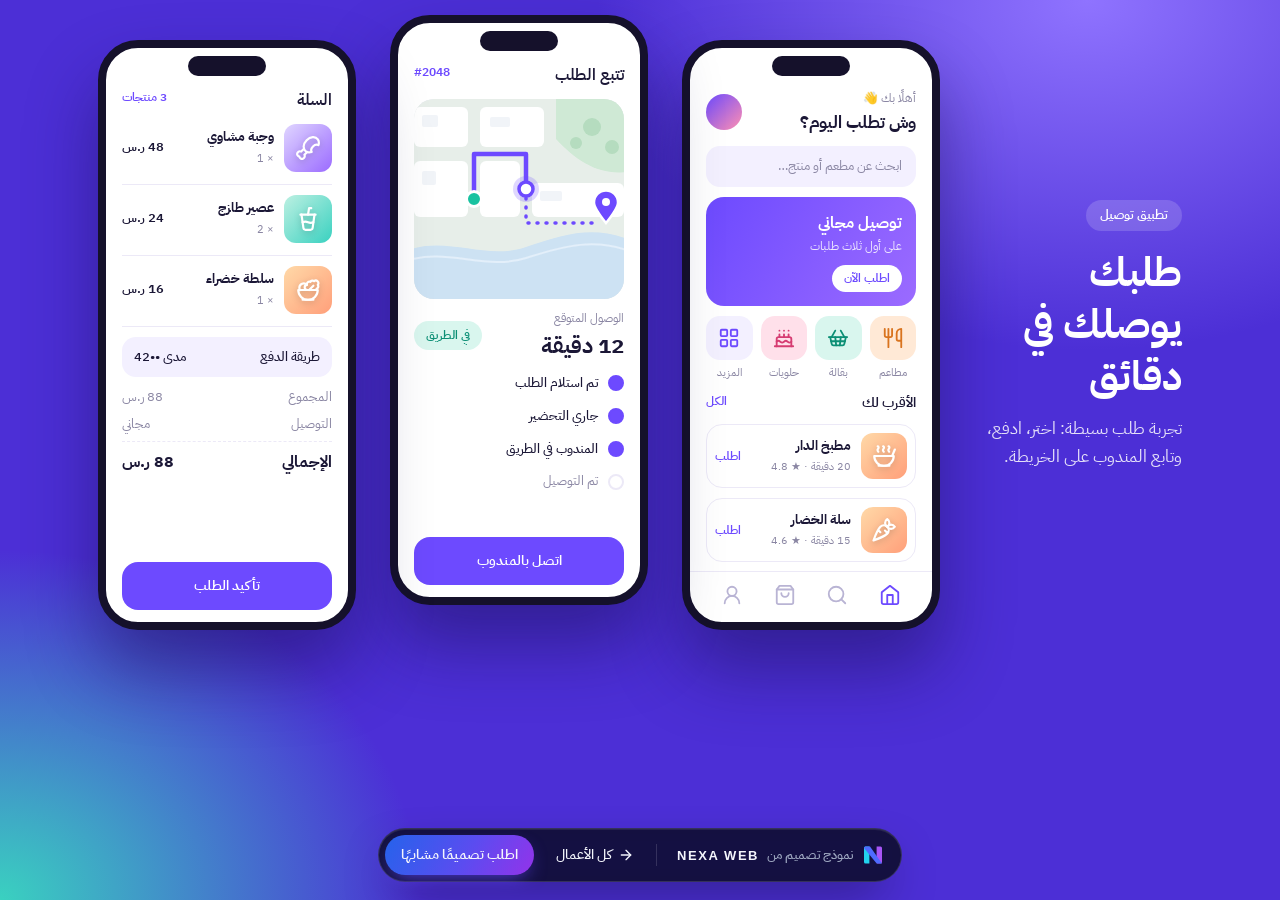
<file: work/app.html>
<!doctype html>
<html lang="ar" dir="rtl">
<head>
<meta charset="UTF-8" />
<meta name="viewport" content="width=device-width, initial-scale=1.0" />
<title>نموذج تصميم — تطبيق جوال | NEXA WEB</title>
<link href="https://fonts.googleapis.com/css2?family=IBM+Plex+Sans+Arabic:wght@400;500;600;700&display=swap" rel="stylesheet" />
<style>
  :root { --ink:#1b1736; --violet:#6d4aff; --soft:#f3f0ff; --muted:#8a86a3; --line:#ece9f7; --mint:#19c2a0; }
  * { box-sizing:border-box; margin:0; padding:0; }
  body { font-family:"IBM Plex Sans Arabic",Tahoma,sans-serif; color:var(--ink); min-height:100vh; line-height:1.6;
         background:radial-gradient(700px 500px at 85% 0%,#8f73ff,transparent 70%),radial-gradient(600px 500px at 0% 100%,#3ad1c0,transparent 70%),#4c2fd6; }
  a { color:inherit; text-decoration:none; }
  .stage { max-width:1200px; margin-inline:auto; padding:40px 32px 70px; display:grid; grid-template-columns:.8fr repeat(3,auto); gap:34px; align-items:center; justify-content:center; }
  .intro { color:#fff; max-width:270px; }
  .intro small { display:inline-block; padding:5px 14px; border-radius:999px; background:rgba(255,255,255,.16); font-weight:600; margin-bottom:16px; }
  .intro h1 { font-size:40px; line-height:1.3; font-weight:700; }
  .intro p { opacity:.85; font-size:17px; margin-top:12px; }
  .phone { width:258px; height:540px; border-radius:40px; background:#fff; border:8px solid #15112b; box-shadow:0 40px 70px rgba(20,10,70,.45); overflow:hidden; display:flex; flex-direction:column; position:relative; font-size:13px; }
  .phone::before { content:""; position:absolute; top:8px; left:50%; translate:-50%; width:78px; height:20px; border-radius:999px; background:#15112b; z-index:2; }
  .phone:nth-of-type(3) { margin-top:-50px; }
  .screen { flex:1; padding:40px 16px 12px; display:flex; flex-direction:column; gap:12px; overflow:hidden; }
  .hello { display:flex; justify-content:space-between; align-items:center; }
  .hello b { font-size:17px; display:block; } .hello span { color:var(--muted); font-size:12px; }
  .ava { width:36px; height:36px; border-radius:50%; background:linear-gradient(135deg,var(--violet),#ff8fb1); }
  .find { padding:10px 14px; border-radius:14px; background:var(--soft); color:var(--muted); }
  .promo { border-radius:18px; padding:14px; color:#fff; background:linear-gradient(120deg,var(--violet),#9b6bff); }
  .promo b { font-size:16px; display:block; } .promo span { opacity:.85; font-size:12px; }
  .promo em { display:inline-block; margin-top:8px; font-style:normal; font-weight:600; padding:4px 12px; border-radius:999px; background:#fff; color:var(--violet); font-size:12px; }
  .cats { display:grid; grid-template-columns:repeat(4,1fr); gap:8px; text-align:center; font-size:11px; color:var(--muted); }
  .cats i { display:block; height:44px; border-radius:14px; margin-bottom:4px; background:var(--soft); }
  .cats div:nth-child(1) i { background:#ffe9d6; } .cats div:nth-child(2) i { background:#d9f6ee; } .cats div:nth-child(3) i { background:#ffe0ea; }
  .title { display:flex; justify-content:space-between; font-weight:600; font-size:14px; } .title a { color:var(--violet); font-size:12px; }
  .place { display:flex; gap:10px; align-items:center; padding:8px; border:1px solid var(--line); border-radius:16px; }
  .place i { width:52px; height:52px; border-radius:12px; flex:none; background:linear-gradient(135deg,#ffd9a8,#ff9f7a); }
  .place:nth-of-type(2) i { background:linear-gradient(135deg,#bdf0e2,#3ad1c0); }
  .place b { display:block; font-size:13px; } .place span { color:var(--muted); font-size:11px; }
  .place u { margin-inline-start:auto; text-decoration:none; font-weight:600; font-size:12px; color:var(--violet); }
  .tabs { display:grid; grid-template-columns:repeat(4,1fr); padding:10px 16px 14px; border-top:1px solid var(--line); }
  .tabs i { width:22px; height:22px; border-radius:7px; background:var(--line); margin-inline:auto; } .tabs i.on { background:var(--violet); }

  .map { height:200px; border-radius:20px; position:relative; overflow:hidden; background:#e9f1ec;
         background-image:linear-gradient(#fff 0 0),linear-gradient(#fff 0 0),linear-gradient(#fff 0 0),linear-gradient(#fff 0 0);
         background-size:100% 10px,10px 100%,100% 8px,8px 100%; background-position:0 62px,70px 0,0 140px,170px 0; background-repeat:no-repeat; }
  .map::before { content:""; position:absolute; top:66px; right:36px; width:120px; height:78px; border:4px solid var(--violet); border-color:var(--violet) transparent transparent var(--violet); border-radius:14px 0 0 0; }
  .pin { position:absolute; width:20px; height:20px; border-radius:50%; border:5px solid #fff; box-shadow:0 4px 10px rgba(0,0,0,.25); }
  .pin.a { top:56px; right:26px; background:var(--violet); } .pin.b { top:134px; right:150px; background:var(--mint); }
  .eta { display:flex; justify-content:space-between; align-items:center; }
  .eta b { font-size:22px; } .eta span { color:var(--muted); font-size:12px; display:block; }
  .eta em { font-style:normal; padding:5px 12px; border-radius:999px; background:#d9f6ee; color:#0c8f75; font-weight:600; font-size:12px; }
  .steps { display:grid; gap:12px; }
  .steps div { display:flex; gap:10px; align-items:center; color:var(--muted); }
  .steps i { width:16px; height:16px; border-radius:50%; border:2px solid var(--line); flex:none; }
  .steps .ok { color:var(--ink); font-weight:500; } .steps .ok i { background:var(--violet); border-color:var(--violet); }
  .cta { margin-top:auto; text-align:center; padding:13px; border-radius:16px; background:var(--violet); color:#fff; font-weight:600; font-size:14px; }

  .line { display:flex; gap:10px; align-items:center; padding-bottom:12px; border-bottom:1px solid var(--line); }
  .line i { width:48px; height:48px; border-radius:12px; flex:none; background:linear-gradient(135deg,#ffd9a8,#ff9f7a); }
  .line:nth-of-type(2) i { background:linear-gradient(135deg,#e0d6ff,#9b6bff); } .line:nth-of-type(3) i { background:linear-gradient(135deg,#bdf0e2,#3ad1c0); }
  .line b { display:block; font-size:13px; } .line span { color:var(--muted); font-size:11px; }
  .line u { margin-inline-start:auto; text-decoration:none; font-weight:600; }
  .sum { display:grid; gap:6px; color:var(--muted); } .sum div { display:flex; justify-content:space-between; }
  .sum .total { color:var(--ink); font-weight:700; font-size:16px; padding-top:8px; border-top:1px dashed var(--line); }
  .pay { display:flex; justify-content:space-between; padding:10px 12px; border-radius:14px; background:var(--soft); font-weight:500; }
  @media (max-width:1100px) { .stage { grid-template-columns:1fr; justify-items:center; text-align:center; gap:26px; padding:28px 16px 70px; } .phone:nth-of-type(3) { margin-top:0; } }

  /* --- polish --- */
  .phone { transition:translate .5s cubic-bezier(.22,1,.36,1), box-shadow .5s; }
  .phone:hover { translate:0 -10px; box-shadow:0 50px 80px rgba(20,10,70,.55); }
  .cta { transition:filter .2s, translate .2s; } .cta:hover { filter:brightness(1.1); translate:0 -1px; }
  .place { transition:border-color .2s, background-color .2s; } .place:hover { border-color:var(--violet); background:var(--soft); }
  .courier-halo { transform-box:fill-box; transform-origin:center; }
  .demo-live .courier-halo { animation:halo 1.8s ease-out infinite; }
  @keyframes halo { 0% { transform:scale(.6); opacity:.45; } 100% { transform:scale(1.7); opacity:0; } }

  /* --- icon & map art --- */
  .cats i, .place i, .line i, .tabs i { display:grid; place-items:center; }
  .cats i svg { width:22px; height:22px; }
  .cats div:nth-child(1) i { color:#d9741f; } .cats div:nth-child(2) i { color:#0c8f75; } .cats div:nth-child(3) i { color:#d63c72; } .cats div:nth-child(4) i { color:var(--violet); }
  .place i svg, .line i svg { width:26px; height:26px; color:#fff; filter:drop-shadow(0 2px 3px rgba(0,0,0,.18)); }
  .tabs i { width:26px; height:26px; background:none; color:#b9b4d4; } .tabs i.on { background:none; color:var(--violet); }
  .tabs i svg { width:22px; height:22px; }
  .map { background:none; box-shadow:inset 0 0 0 1px var(--line); } .map::before { display:none; }
  .map svg { display:block; width:100%; height:100%; }
  .phone { height:590px; } .screen { gap:10px; } .place i { width:46px; height:46px; }
</style>
<link rel="stylesheet" href="demo-kit.css" />
<script>document.documentElement.classList.add(window.self !== window.top ? 'in-frame' : 'demo-live');</script>
</head>
<body>
  <div class="stage">
    <div class="intro enter"><small>تطبيق توصيل</small><h1>طلبك يوصلك في دقائق</h1><p>تجربة طلب بسيطة: اختر، ادفع، وتابع المندوب على الخريطة.</p></div>

    <div class="phone enter" style="--i:1">
      <div class="screen">
        <div class="hello"><div><span>أهلًا بك 👋</span><b>وش تطلب اليوم؟</b></div><i class="ava"></i></div>
        <div class="find">ابحث عن مطعم أو منتج…</div>
        <div class="promo"><b>توصيل مجاني</b><span>على أول ثلاث طلبات</span><br><em>اطلب الآن</em></div>
        <div class="cats"><div><i><svg viewBox="0 0 24 24" fill="none" stroke="currentColor" stroke-width="2" stroke-linecap="round" stroke-linejoin="round" aria-hidden="true"><path d="M3 2v7c0 1.1.9 2 2 2h4a2 2 0 0 0 2-2V2"/><path d="M7 2v20"/><path d="M21 15V2a5 5 0 0 0-5 5v6c0 1.1.9 2 2 2h3Zm0 0v7"/></svg></i>مطاعم</div><div><i><svg viewBox="0 0 24 24" fill="none" stroke="currentColor" stroke-width="2" stroke-linecap="round" stroke-linejoin="round" aria-hidden="true"><path d="m15 11-1 9"/><path d="m19 11-4-7"/><path d="M2 11h20"/><path d="m3.5 11 1.6 7.4a2 2 0 0 0 2 1.6h9.8a2 2 0 0 0 2-1.6l1.7-7.4"/><path d="M4.5 15.5h15"/><path d="m5 11 4-7"/><path d="m9 11 1 9"/></svg></i>بقالة</div><div><i><svg viewBox="0 0 24 24" fill="none" stroke="currentColor" stroke-width="2" stroke-linecap="round" stroke-linejoin="round" aria-hidden="true"><path d="M20 21v-8a2 2 0 0 0-2-2H6a2 2 0 0 0-2 2v8"/><path d="M4 16s.5-1 2-1 2.5 2 4 2 2.5-2 4-2 2.5 2 4 2 2-1 2-1"/><path d="M2 21h20"/><path d="M7 8v3M12 8v3M17 8v3"/><path d="M7 4h.01M12 4h.01M17 4h.01"/></svg></i>حلويات</div><div><i><svg viewBox="0 0 24 24" fill="none" stroke="currentColor" stroke-width="2" stroke-linecap="round" stroke-linejoin="round" aria-hidden="true"><rect x="3" y="3" width="7" height="7" rx="1"/><rect x="14" y="3" width="7" height="7" rx="1"/><rect x="14" y="14" width="7" height="7" rx="1"/><rect x="3" y="14" width="7" height="7" rx="1"/></svg></i>المزيد</div></div>
        <div class="title"><span>الأقرب لك</span><a href="#">الكل</a></div>
        <div class="place"><i><svg viewBox="0 0 24 24" fill="none" stroke="currentColor" stroke-width="2" stroke-linecap="round" stroke-linejoin="round" aria-hidden="true"><path d="M12 21a9 9 0 0 0 9-9H3a9 9 0 0 0 9 9Z"/><path d="M7 21h10"/><path d="M19.5 12 22 6"/><path d="M16.25 3c.27.1.8.53.75 1.36-.06.83-.93 1.2-1 2.02-.05.78.34 1.24.73 1.62"/><path d="M11.25 3c.27.1.8.53.74 1.36-.05.83-.93 1.2-.98 2.02-.06.78.33 1.24.72 1.62"/><path d="M6.25 3c.27.1.8.53.75 1.36-.06.83-.93 1.2-1 2.02-.05.78.34 1.24.74 1.62"/></svg></i><div><b>مطبخ الدار</b><span>20 دقيقة · ★ 4.8</span></div><u>اطلب</u></div>
        <div class="place"><i><svg viewBox="0 0 24 24" fill="none" stroke="currentColor" stroke-width="2" stroke-linecap="round" stroke-linejoin="round" aria-hidden="true"><path d="M2.27 21.7s9.87-3.5 12.73-6.36a4.5 4.5 0 0 0-6.36-6.37C5.77 11.84 2.27 21.7 2.27 21.7zM8.64 14l-2.05-2.04M15.34 15l-2.46-2.46"/><path d="M22 9s-1.33-2-3.5-2C16.86 7 15 9 15 9s1.33 2 3.5 2S22 9 22 9z"/><path d="M15 2s-2 1.33-2 3.5S15 9 15 9s2-1.84 2-3.5C17 3.33 15 2 15 2z"/></svg></i><div><b>سلة الخضار</b><span>15 دقيقة · ★ 4.6</span></div><u>اطلب</u></div>
      </div>
      <div class="tabs"><i class="on"><svg viewBox="0 0 24 24" fill="none" stroke="currentColor" stroke-width="2" stroke-linecap="round" stroke-linejoin="round" aria-hidden="true"><path d="m3 9 9-7 9 7v11a2 2 0 0 1-2 2H5a2 2 0 0 1-2-2z"/><path d="M9 22V12h6v10"/></svg></i><i><svg viewBox="0 0 24 24" fill="none" stroke="currentColor" stroke-width="2" stroke-linecap="round" stroke-linejoin="round" aria-hidden="true"><circle cx="11" cy="11" r="8"/><path d="m21 21-4.3-4.3"/></svg></i><i><svg viewBox="0 0 24 24" fill="none" stroke="currentColor" stroke-width="2" stroke-linecap="round" stroke-linejoin="round" aria-hidden="true"><path d="M6 2 3 6v14a2 2 0 0 0 2 2h14a2 2 0 0 0 2-2V6l-3-4Z"/><path d="M3 6h18"/><path d="M16 10a4 4 0 0 1-8 0"/></svg></i><i><svg viewBox="0 0 24 24" fill="none" stroke="currentColor" stroke-width="2" stroke-linecap="round" stroke-linejoin="round" aria-hidden="true"><circle cx="12" cy="8" r="5"/><path d="M20 21a8 8 0 0 0-16 0"/></svg></i></div>
    </div>

    <div class="phone enter" style="--i:2">
      <div class="screen">
        <div class="title" style="font-size:16px"><span>تتبع الطلب</span><a href="#">#2048</a></div>
        <div class="map"><svg viewBox="0 0 226 200" preserveAspectRatio="xMidYMid slice" aria-hidden="true">
          <rect width="226" height="200" fill="#e7eee9"/>
          <path d="M150 0h76v72c-30 6-54-8-76-32Z" fill="#cfe9d5"/><circle cx="186" cy="28" r="9" fill="#b5dcbf"/><circle cx="206" cy="48" r="7" fill="#b5dcbf"/><circle cx="170" cy="44" r="6" fill="#b5dcbf"/>
          <path d="M0 152c40-16 80 10 120-4s70-22 106-6v58H0Z" fill="#cde2f3"/><path d="M0 162c40-14 80 10 120-3s70-20 106-6" fill="none" stroke="#e3effa" stroke-width="2"/>
          <g fill="#fff"><rect x="8" y="8" width="54" height="40" rx="6"/><rect x="74" y="8" width="64" height="40" rx="6"/><rect x="8" y="62" width="54" height="56" rx="6"/><rect x="74" y="62" width="40" height="56" rx="6"/><rect x="126" y="84" width="92" height="34" rx="6"/></g>
          <g fill="#f1f4f8"><rect x="16" y="16" width="16" height="12" rx="2"/><rect x="84" y="18" width="20" height="10" rx="2"/><rect x="134" y="92" width="22" height="10" rx="2"/><rect x="16" y="72" width="14" height="14" rx="2"/></g>
          <path d="M68 100V55h52v35" fill="none" stroke="#6d4aff" stroke-width="4.5" stroke-linecap="round" stroke-linejoin="round"/>
          <path d="M120 90v34h66" fill="none" stroke="#6d4aff" stroke-width="3.5" stroke-linecap="round" stroke-linejoin="round" stroke-dasharray="1 8"/>
          <circle cx="68" cy="100" r="7.5" fill="#19c2a0" stroke="#fff" stroke-width="3"/>
          <path d="M200 124c-8-10-12-15.6-12-20.6a12 12 0 0 1 24 0c0 5-4 10.6-12 20.6Z" fill="#6d4aff" stroke="#fff" stroke-width="2.5"/><circle cx="200" cy="103" r="4" fill="#fff"/>
          <circle class="courier-halo" cx="120" cy="90" r="13" fill="#6d4aff" opacity=".22"/><circle cx="120" cy="90" r="7" fill="#fff" stroke="#6d4aff" stroke-width="3.5"/>
        </svg></div>
        <div class="eta"><div><span>الوصول المتوقع</span><b>12 دقيقة</b></div><em>في الطريق</em></div>
        <div class="steps">
          <div class="ok"><i></i>تم استلام الطلب</div>
          <div class="ok"><i></i>جاري التحضير</div>
          <div class="ok"><i></i>المندوب في الطريق</div>
          <div><i></i>تم التوصيل</div>
        </div>
        <div class="cta">اتصل بالمندوب</div>
      </div>
    </div>

    <div class="phone enter" style="--i:3">
      <div class="screen">
        <div class="title" style="font-size:16px"><span>السلة</span><a href="#">3 منتجات</a></div>
        <div class="line"><i><svg viewBox="0 0 24 24" fill="none" stroke="currentColor" stroke-width="2" stroke-linecap="round" stroke-linejoin="round" aria-hidden="true"><path d="M15.4 15.63a7.875 6 135 1 1 6.23-6.23 4.5 3.43 135 0 0-6.23 6.23"/><path d="m8.29 12.71-2.6 2.6a2.5 2.5 0 1 0-1.65 4.65A2.5 2.5 0 1 0 8.7 18.3l2.59-2.59"/></svg></i><div><b>وجبة مشاوي</b><span>× 1</span></div><u>48 ر.س</u></div>
        <div class="line"><i><svg viewBox="0 0 24 24" fill="none" stroke="currentColor" stroke-width="2" stroke-linecap="round" stroke-linejoin="round" aria-hidden="true"><path d="m6 8 1.75 12.28a2 2 0 0 0 2 1.72h4.54a2 2 0 0 0 2-1.72L18 8"/><path d="M5 8h14"/><path d="M7 15a6.47 6.47 0 0 1 5 0 6.47 6.47 0 0 0 5 0"/><path d="m12 8 1-6h2"/></svg></i><div><b>عصير طازج</b><span>× 2</span></div><u>24 ر.س</u></div>
        <div class="line"><i><svg viewBox="0 0 24 24" fill="none" stroke="currentColor" stroke-width="2" stroke-linecap="round" stroke-linejoin="round" aria-hidden="true"><path d="M7 21h10"/><path d="M12 21a9 9 0 0 0 9-9H3a9 9 0 0 0 9 9Z"/><path d="M11.38 12a2.4 2.4 0 0 1-.4-4.77 2.4 2.4 0 0 1 3.2-2.77 2.4 2.4 0 0 1 3.47-.63 2.4 2.4 0 0 1 3.37 3.37 2.4 2.4 0 0 1-1.1 3.7 2.51 2.51 0 0 1 .03 1.1"/><path d="m13 12 4-4"/><path d="M10.9 7.25A3.99 3.99 0 0 0 4 10c0 .73.2 1.41.54 2"/></svg></i><div><b>سلطة خضراء</b><span>× 1</span></div><u>16 ر.س</u></div>
        <div class="pay"><span>طريقة الدفع</span><span>مدى ••42</span></div>
        <div class="sum"><div><span>المجموع</span><span>88 ر.س</span></div><div><span>التوصيل</span><span>مجاني</span></div><div class="total"><span>الإجمالي</span><span>88 ر.س</span></div></div>
        <div class="cta">تأكيد الطلب</div>
      </div>
    </div>
  </div>
  <nav class="nexa-bar" aria-label="NEXA WEB">
    <a class="nb-brand" href="../index.html" aria-label="نكسا ويب — الرئيسية"><svg viewBox="0 0 40 40" aria-hidden="true"><path d="M5 8.5A2.5 2.5 0 0 1 7.5 6H14v28H7.5A2.5 2.5 0 0 1 5 31.5z" fill="#22d3ee"/><path d="M26 6h6.5A2.5 2.5 0 0 1 35 8.5v23a2.5 2.5 0 0 1-2.5 2.5H26z" fill="#a855f7"/><path d="M7.5 6H15l20 28h-7.5a3 3 0 0 1-2.4-1.2L5.6 9.2A2 2 0 0 1 7.5 6z" fill="#4f6bff"/></svg><small>نموذج تصميم من</small><b>NEXA WEB</b></a>
    <span class="nb-sep" aria-hidden="true"></span>
    <a class="nb-link nb-back" href="../index.html#work"><svg viewBox="0 0 24 24" aria-hidden="true"><path d="M5 12h14"/><path d="m12 5 7 7-7 7"/></svg><span>كل الأعمال</span></a>
    <a class="nb-link nb-cta" href="../index.html#contact">اطلب تصميمًا مشابهًا</a>
  </nav>
</body>
</html>
</file>
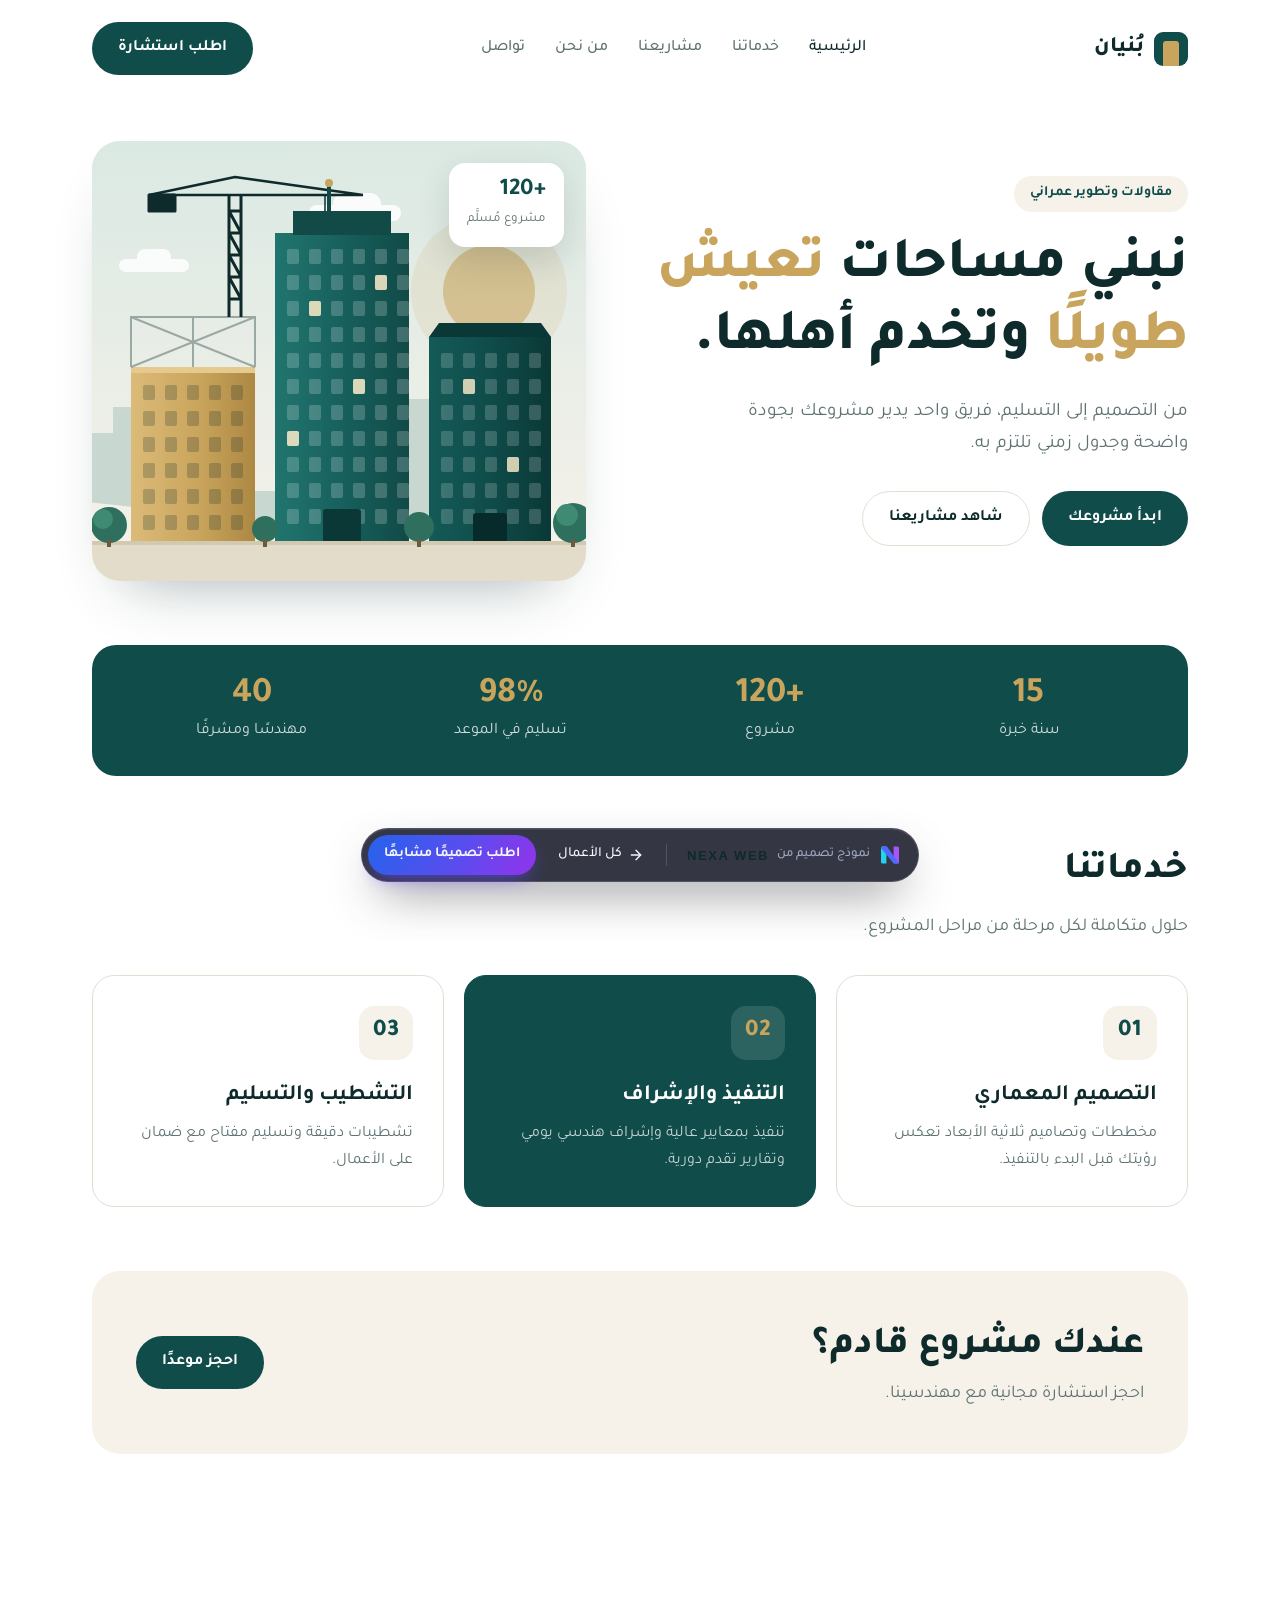
<file: work/company.html>
<!doctype html>
<html lang="ar" dir="rtl">
<head>
<meta charset="UTF-8" />
<meta name="viewport" content="width=device-width, initial-scale=1.0" />
<title>نموذج تصميم — موقع شركة | NEXA WEB</title>
<link href="https://fonts.googleapis.com/css2?family=Tajawal:wght@400;500;700;800&display=swap" rel="stylesheet" />
<style>
  :root { --ink:#0e2a2b; --green:#0f4c4a; --gold:#c9a45c; --sand:#f6f2ea; --muted:#5f7272; --line:#e4ded1; }
  * { box-sizing:border-box; margin:0; padding:0; }
  body { font-family:Tajawal,Tahoma,sans-serif; color:var(--ink); background:#fff; line-height:1.7; }
  a { color:inherit; text-decoration:none; }
  .wrap { max-width:1160px; margin-inline:auto; padding-inline:32px; }
  header { display:flex; align-items:center; justify-content:space-between; padding-block:22px; }
  .logo { display:flex; align-items:center; gap:10px; font-weight:800; font-size:22px; }
  .logo i { width:34px; height:34px; border-radius:9px; background:var(--green); position:relative; }
  .logo i::after { content:""; position:absolute; inset:9px 9px 0 9px; background:var(--gold); border-radius:3px 3px 0 0; }
  nav { display:flex; gap:30px; font-weight:500; color:var(--muted); }
  nav a:first-child { color:var(--ink); }
  .btn { display:inline-flex; align-items:center; gap:8px; padding:13px 26px; border-radius:999px; font-weight:700; }
  .btn.dark { background:var(--green); color:#fff; }
  .btn.line { border:1.5px solid var(--line); }

  .hero { display:grid; grid-template-columns:1.05fr .95fr; gap:56px; align-items:center; padding-block:44px 64px; }
  .tag { display:inline-block; padding:6px 16px; border-radius:999px; background:var(--sand); color:var(--green); font-weight:700; font-size:14px; margin-bottom:20px; }
  h1 { font-size:58px; line-height:1.25; font-weight:800; }
  h1 span { color:var(--gold); }
  .hero p { color:var(--muted); font-size:19px; margin-block:20px 30px; max-width:480px; }
  .actions { display:flex; gap:12px; }
  .art { position:relative; height:440px; border-radius:28px; background:#f6f2ea; overflow:hidden; box-shadow:0 30px 60px -36px rgba(14,42,43,.45); }
  .art .scene { position:absolute; inset:0; width:100%; height:100%; display:block; }
  .badge { z-index:1; }
  .badge { position:absolute; right:22px; top:22px; background:#fff; border-radius:16px; padding:14px 18px; box-shadow:0 14px 34px rgba(14,42,43,.14); }
  .badge strong { display:block; font-size:24px; line-height:1.2; color:var(--green); }
  .badge small { color:var(--muted); }

  .stats { display:grid; grid-template-columns:repeat(4,1fr); background:var(--green); color:#fff; border-radius:24px; padding:30px; text-align:center; }
  .stats strong { display:block; font-size:36px; line-height:1.2; color:var(--gold); }
  .stats span { opacity:.8; }

  section { padding-block:64px; }
  h2 { font-size:38px; font-weight:800; margin-bottom:8px; }
  .sub { color:var(--muted); font-size:18px; margin-bottom:32px; }
  .cards { display:grid; grid-template-columns:repeat(3,1fr); gap:20px; }
  .card { padding:30px; border:1.5px solid var(--line); border-radius:22px; }
  .card i { display:grid; place-items:center; width:54px; height:54px; border-radius:15px; background:var(--sand); color:var(--green); font-style:normal; font-size:24px; font-weight:800; margin-bottom:18px; }
  .card h3 { font-size:22px; margin-bottom:6px; }
  .card p { color:var(--muted); }
  .card.on { background:var(--green); color:#fff; border-color:var(--green); }
  .card.on p { color:rgba(255,255,255,.75); }
  .card.on i { background:rgba(255,255,255,.12); color:var(--gold); }

  .cta { display:flex; align-items:center; justify-content:space-between; gap:24px; background:var(--sand); border-radius:28px; padding:44px; margin-bottom:64px; }
  .cta h2 { margin:0; }
  @media (max-width:820px) {
    .wrap { padding-inline:18px; } nav { display:none; }
    .hero { grid-template-columns:1fr; gap:28px; padding-block:20px 40px; } h1 { font-size:38px; } .art { height:280px; }
    .stats { grid-template-columns:1fr 1fr; gap:20px; } .cards { grid-template-columns:1fr; }
    .cta { flex-direction:column; align-items:flex-start; padding:28px; } h2 { font-size:28px; }
  }

  /* --- polish --- */
  nav a { transition:color .2s; } nav a:hover { color:var(--ink); }
  .btn { transition:translate .25s cubic-bezier(.22,1,.36,1), box-shadow .25s, border-color .25s; }
  .btn:hover { translate:0 -2px; }
  .btn.dark:hover { box-shadow:0 12px 26px -12px rgba(15,76,74,.7); }
  .btn.line:hover { border-color:var(--green); }
  .card { transition:translate .35s cubic-bezier(.22,1,.36,1), box-shadow .35s, border-color .35s; }
  .card:hover { translate:0 -6px; box-shadow:0 24px 50px -28px rgba(14,42,43,.45); border-color:var(--gold); }
  .card.on:hover { border-color:var(--green); }
  .art .tw { transform-box:fill-box; transform-origin:bottom; }
  .demo-live .art .tw { animation:rise 1.1s cubic-bezier(.22,1,.36,1) both; animation-delay:var(--d,0s); }
  .demo-live .art .crane { animation:fade-in .8s .9s both; }
  @keyframes fade-in { from { opacity:0; } }
  .demo-live .badge { animation:demo-enter .8s .7s cubic-bezier(.34,1.4,.64,1) both; }
  @keyframes rise { from { transform:scaleY(0); } to { transform:scaleY(1); } }
</style>
<link rel="stylesheet" href="demo-kit.css" />
<script>document.documentElement.classList.add(window.self !== window.top ? 'in-frame' : 'demo-live');</script>
</head>
<body>
  <div class="wrap">
    <header>
      <a class="logo" href="#"><i></i>بُنيان</a>
      <nav><a href="#">الرئيسية</a><a href="#">خدماتنا</a><a href="#">مشاريعنا</a><a href="#">من نحن</a><a href="#">تواصل</a></nav>
      <a class="btn dark" href="#">اطلب استشارة</a>
    </header>

    <div class="hero">
      <div class="enter">
        <span class="tag">مقاولات وتطوير عمراني</span>
        <h1>نبني مساحات <span>تعيش طويلًا</span> وتخدم أهلها.</h1>
        <p>من التصميم إلى التسليم، فريق واحد يدير مشروعك بجودة واضحة وجدول زمني تلتزم به.</p>
        <div class="actions"><a class="btn dark" href="#">ابدأ مشروعك</a><a class="btn line" href="#">شاهد مشاريعنا</a></div>
      </div>
      <div class="art enter" style="--i:2">
        <svg class="scene" viewBox="0 0 520 440" preserveAspectRatio="xMidYMax slice" aria-hidden="true">
          <defs>
            <linearGradient id="sky" x1="0" y1="0" x2="0" y2="1"><stop offset="0" stop-color="#dbe9e3"/><stop offset="1" stop-color="#f6f2ea"/></linearGradient>
            <linearGradient id="tA" x1="0" x2="1"><stop offset="0" stop-color="#145a57"/><stop offset=".5" stop-color="#0f4c4a"/><stop offset="1" stop-color="#0a3836"/></linearGradient>
            <linearGradient id="tB" x1="0" x2="1"><stop offset="0" stop-color="#21756f"/><stop offset=".5" stop-color="#17605d"/><stop offset="1" stop-color="#114a47"/></linearGradient>
            <linearGradient id="tC" x1="0" x2="1"><stop offset="0" stop-color="#dcbb78"/><stop offset=".55" stop-color="#c9a45c"/><stop offset="1" stop-color="#ad8843"/></linearGradient>
          </defs>
          <rect width="520" height="440" fill="url(#sky)"/>
          <circle cx="410" cy="150" r="78" fill="#c9a45c" opacity=".14"/>
          <circle cx="410" cy="150" r="46" fill="#c9a45c" opacity=".55"/>
          <g fill="#fff" opacity=".85"><rect x="230" y="64" width="92" height="16" rx="8"/><rect x="254" y="52" width="48" height="22" rx="11"/><rect x="40" y="118" width="70" height="13" rx="6.5"/><rect x="58" y="108" width="34" height="16" rx="8"/></g>
          <path fill="#c8d8d1" d="M0 360V292h34v-26h28v40h24v-58h32v84h22v-36h36v54h26v-90h34v70h28v-44h36v28h28v-56h34v64h36v-30h28v24h36v94z"/>
          <g class="tw" style="--d:.3s">
            <rect x="52" y="226" width="124" height="176" fill="url(#tC)"/>
            <rect x="52" y="226" width="124" height="6" fill="#e6c98d"/>
            <g fill="#0e2a2b" fill-opacity=".22"><rect x="64" y="244" width="12" height="15" rx="2"/><rect x="86" y="244" width="12" height="15" rx="2"/><rect x="108" y="244" width="12" height="15" rx="2"/><rect x="130" y="244" width="12" height="15" rx="2"/><rect x="152" y="244" width="12" height="15" rx="2"/><rect x="64" y="270" width="12" height="15" rx="2"/><rect x="86" y="270" width="12" height="15" rx="2"/><rect x="108" y="270" width="12" height="15" rx="2"/><rect x="130" y="270" width="12" height="15" rx="2"/><rect x="152" y="270" width="12" height="15" rx="2"/><rect x="64" y="296" width="12" height="15" rx="2"/><rect x="86" y="296" width="12" height="15" rx="2"/><rect x="108" y="296" width="12" height="15" rx="2"/><rect x="130" y="296" width="12" height="15" rx="2"/><rect x="152" y="296" width="12" height="15" rx="2"/><rect x="64" y="322" width="12" height="15" rx="2"/><rect x="86" y="322" width="12" height="15" rx="2"/><rect x="108" y="322" width="12" height="15" rx="2"/><rect x="130" y="322" width="12" height="15" rx="2"/><rect x="152" y="322" width="12" height="15" rx="2"/><rect x="64" y="348" width="12" height="15" rx="2"/><rect x="86" y="348" width="12" height="15" rx="2"/><rect x="108" y="348" width="12" height="15" rx="2"/><rect x="130" y="348" width="12" height="15" rx="2"/><rect x="152" y="348" width="12" height="15" rx="2"/><rect x="64" y="374" width="12" height="15" rx="2"/><rect x="86" y="374" width="12" height="15" rx="2"/><rect x="108" y="374" width="12" height="15" rx="2"/><rect x="130" y="374" width="12" height="15" rx="2"/><rect x="152" y="374" width="12" height="15" rx="2"/></g>
            <g stroke="#0e2a2b" stroke-opacity=".35" stroke-width="2" fill="none"><path d="M52 226V176h124v50M52 176l124 50M176 176 52 226M114 176v50"/></g>
          </g>
          <g class="crane" stroke="#0e2a2b" stroke-width="3" fill="none" stroke-linejoin="round">
            <path d="M150 176V54M162 176V54M150 70h12M150 92h12M150 114h12M150 136h12M150 158h12M150 70l12 22M150 92l12 22M150 114l12 22M150 136l12 22"/>
            <path d="M70 54h214M70 54l86-18 128 18" stroke-width="2.5"/>
            <rect x="70" y="54" width="26" height="16" fill="#0e2a2b"/>
            <path d="M246 54v62" stroke-width="1.5"/>
            <path d="M240 116h12l-2 8h-8z" fill="#c9a45c" stroke="none"/>
          </g>
          <g class="tw" style="--d:.15s">
            <rect x="196" y="92" width="134" height="310" fill="url(#tB)"/>
            <rect x="214" y="70" width="98" height="24" fill="#114a47"/>
            <rect x="248" y="44" width="4" height="28" fill="#114a47"/>
            <circle cx="250" cy="42" r="4" fill="#c9a45c"/>
            <g fill="#fff" fill-opacity=".2"><rect x="208" y="108" width="12" height="15" rx="2"/><rect x="230" y="108" width="12" height="15" rx="2"/><rect x="252" y="108" width="12" height="15" rx="2"/><rect x="274" y="108" width="12" height="15" rx="2"/><rect x="296" y="108" width="12" height="15" rx="2"/><rect x="318" y="108" width="12" height="15" rx="2"/><rect x="208" y="134" width="12" height="15" rx="2"/><rect x="230" y="134" width="12" height="15" rx="2"/><rect x="252" y="134" width="12" height="15" rx="2"/><rect x="274" y="134" width="12" height="15" rx="2"/><rect x="296" y="134" width="12" height="15" rx="2"/><rect x="318" y="134" width="12" height="15" rx="2"/><rect x="208" y="160" width="12" height="15" rx="2"/><rect x="230" y="160" width="12" height="15" rx="2"/><rect x="252" y="160" width="12" height="15" rx="2"/><rect x="274" y="160" width="12" height="15" rx="2"/><rect x="296" y="160" width="12" height="15" rx="2"/><rect x="318" y="160" width="12" height="15" rx="2"/><rect x="208" y="186" width="12" height="15" rx="2"/><rect x="230" y="186" width="12" height="15" rx="2"/><rect x="252" y="186" width="12" height="15" rx="2"/><rect x="274" y="186" width="12" height="15" rx="2"/><rect x="296" y="186" width="12" height="15" rx="2"/><rect x="318" y="186" width="12" height="15" rx="2"/><rect x="208" y="212" width="12" height="15" rx="2"/><rect x="230" y="212" width="12" height="15" rx="2"/><rect x="252" y="212" width="12" height="15" rx="2"/><rect x="274" y="212" width="12" height="15" rx="2"/><rect x="296" y="212" width="12" height="15" rx="2"/><rect x="318" y="212" width="12" height="15" rx="2"/><rect x="208" y="238" width="12" height="15" rx="2"/><rect x="230" y="238" width="12" height="15" rx="2"/><rect x="252" y="238" width="12" height="15" rx="2"/><rect x="274" y="238" width="12" height="15" rx="2"/><rect x="296" y="238" width="12" height="15" rx="2"/><rect x="318" y="238" width="12" height="15" rx="2"/><rect x="208" y="264" width="12" height="15" rx="2"/><rect x="230" y="264" width="12" height="15" rx="2"/><rect x="252" y="264" width="12" height="15" rx="2"/><rect x="274" y="264" width="12" height="15" rx="2"/><rect x="296" y="264" width="12" height="15" rx="2"/><rect x="318" y="264" width="12" height="15" rx="2"/><rect x="208" y="290" width="12" height="15" rx="2"/><rect x="230" y="290" width="12" height="15" rx="2"/><rect x="252" y="290" width="12" height="15" rx="2"/><rect x="274" y="290" width="12" height="15" rx="2"/><rect x="296" y="290" width="12" height="15" rx="2"/><rect x="318" y="290" width="12" height="15" rx="2"/><rect x="208" y="316" width="12" height="15" rx="2"/><rect x="230" y="316" width="12" height="15" rx="2"/><rect x="252" y="316" width="12" height="15" rx="2"/><rect x="274" y="316" width="12" height="15" rx="2"/><rect x="296" y="316" width="12" height="15" rx="2"/><rect x="318" y="316" width="12" height="15" rx="2"/><rect x="208" y="342" width="12" height="15" rx="2"/><rect x="230" y="342" width="12" height="15" rx="2"/><rect x="252" y="342" width="12" height="15" rx="2"/><rect x="274" y="342" width="12" height="15" rx="2"/><rect x="296" y="342" width="12" height="15" rx="2"/><rect x="318" y="342" width="12" height="15" rx="2"/><rect x="208" y="368" width="12" height="15" rx="2"/><rect x="230" y="368" width="12" height="15" rx="2"/><rect x="252" y="368" width="12" height="15" rx="2"/><rect x="274" y="368" width="12" height="15" rx="2"/><rect x="296" y="368" width="12" height="15" rx="2"/><rect x="318" y="368" width="12" height="15" rx="2"/></g>
            <g fill="#f6e7c4" fill-opacity=".85"><rect x="230" y="160" width="12" height="15" rx="2"/><rect x="274" y="238" width="12" height="15" rx="2"/><rect x="208" y="290" width="12" height="15" rx="2"/><rect x="296" y="134" width="12" height="15" rx="2"/></g>
            <rect x="244" y="368" width="38" height="34" rx="3" fill="#0a3836"/>
          </g>
          <g class="tw">
            <rect x="350" y="196" width="122" height="206" fill="url(#tA)"/>
            <path d="M350 196h122l-10-14H360z" fill="#0a3836"/>
            <g fill="#fff" fill-opacity=".18"><rect x="362" y="212" width="12" height="15" rx="2"/><rect x="384" y="212" width="12" height="15" rx="2"/><rect x="406" y="212" width="12" height="15" rx="2"/><rect x="428" y="212" width="12" height="15" rx="2"/><rect x="450" y="212" width="12" height="15" rx="2"/><rect x="362" y="238" width="12" height="15" rx="2"/><rect x="384" y="238" width="12" height="15" rx="2"/><rect x="406" y="238" width="12" height="15" rx="2"/><rect x="428" y="238" width="12" height="15" rx="2"/><rect x="450" y="238" width="12" height="15" rx="2"/><rect x="362" y="264" width="12" height="15" rx="2"/><rect x="384" y="264" width="12" height="15" rx="2"/><rect x="406" y="264" width="12" height="15" rx="2"/><rect x="428" y="264" width="12" height="15" rx="2"/><rect x="450" y="264" width="12" height="15" rx="2"/><rect x="362" y="290" width="12" height="15" rx="2"/><rect x="384" y="290" width="12" height="15" rx="2"/><rect x="406" y="290" width="12" height="15" rx="2"/><rect x="428" y="290" width="12" height="15" rx="2"/><rect x="450" y="290" width="12" height="15" rx="2"/><rect x="362" y="316" width="12" height="15" rx="2"/><rect x="384" y="316" width="12" height="15" rx="2"/><rect x="406" y="316" width="12" height="15" rx="2"/><rect x="428" y="316" width="12" height="15" rx="2"/><rect x="450" y="316" width="12" height="15" rx="2"/><rect x="362" y="342" width="12" height="15" rx="2"/><rect x="384" y="342" width="12" height="15" rx="2"/><rect x="406" y="342" width="12" height="15" rx="2"/><rect x="428" y="342" width="12" height="15" rx="2"/><rect x="450" y="342" width="12" height="15" rx="2"/><rect x="362" y="368" width="12" height="15" rx="2"/><rect x="384" y="368" width="12" height="15" rx="2"/><rect x="406" y="368" width="12" height="15" rx="2"/><rect x="428" y="368" width="12" height="15" rx="2"/><rect x="450" y="368" width="12" height="15" rx="2"/></g>
            <g fill="#f6e7c4" fill-opacity=".8"><rect x="384" y="238" width="12" height="15" rx="2"/><rect x="428" y="316" width="12" height="15" rx="2"/></g>
            <rect x="394" y="372" width="34" height="30" rx="3" fill="#072b2a"/>
          </g>
          <rect y="400" width="520" height="40" fill="#e4dccb"/>
          <rect y="400" width="520" height="4" fill="#d3c8b0"/>
          <g fill="#2f6f5d"><circle cx="30" cy="384" r="18"/><circle cx="186" cy="388" r="13"/><circle cx="340" cy="386" r="15"/><circle cx="494" cy="382" r="20"/></g>
          <g fill="#3f8a73"><circle cx="24" cy="378" r="10"/><circle cx="488" cy="374" r="11"/></g>
          <g fill="#6b5a3e"><rect x="28" y="398" width="4" height="8"/><rect x="184" y="398" width="4" height="8"/><rect x="338" y="398" width="4" height="8"/><rect x="492" y="398" width="4" height="8"/></g>
        </svg>
        <div class="badge"><strong>+120</strong><small>مشروع مُسلَّم</small></div></div>
    </div>

    <div class="stats enter" style="--i:4">
      <div><strong>15</strong><span>سنة خبرة</span></div>
      <div><strong>+120</strong><span>مشروع</span></div>
      <div><strong>98%</strong><span>تسليم في الموعد</span></div>
      <div><strong>40</strong><span>مهندسًا ومشرفًا</span></div>
    </div>

    <section>
      <h2>خدماتنا</h2>
      <p class="sub">حلول متكاملة لكل مرحلة من مراحل المشروع.</p>
      <div class="cards">
        <div class="card"><i>01</i><h3>التصميم المعماري</h3><p>مخططات وتصاميم ثلاثية الأبعاد تعكس رؤيتك قبل البدء بالتنفيذ.</p></div>
        <div class="card on"><i>02</i><h3>التنفيذ والإشراف</h3><p>تنفيذ بمعايير عالية وإشراف هندسي يومي وتقارير تقدم دورية.</p></div>
        <div class="card"><i>03</i><h3>التشطيب والتسليم</h3><p>تشطيبات دقيقة وتسليم مفتاح مع ضمان على الأعمال.</p></div>
      </div>
    </section>

    <div class="cta"><div><h2>عندك مشروع قادم؟</h2><p class="sub" style="margin:0">احجز استشارة مجانية مع مهندسينا.</p></div><a class="btn dark" href="#">احجز موعدًا</a></div>
  </div>
  <nav class="nexa-bar" aria-label="NEXA WEB">
    <a class="nb-brand" href="../index.html" aria-label="نكسا ويب — الرئيسية"><svg viewBox="0 0 40 40" aria-hidden="true"><path d="M5 8.5A2.5 2.5 0 0 1 7.5 6H14v28H7.5A2.5 2.5 0 0 1 5 31.5z" fill="#22d3ee"/><path d="M26 6h6.5A2.5 2.5 0 0 1 35 8.5v23a2.5 2.5 0 0 1-2.5 2.5H26z" fill="#a855f7"/><path d="M7.5 6H15l20 28h-7.5a3 3 0 0 1-2.4-1.2L5.6 9.2A2 2 0 0 1 7.5 6z" fill="#4f6bff"/></svg><small>نموذج تصميم من</small><b>NEXA WEB</b></a>
    <span class="nb-sep" aria-hidden="true"></span>
    <a class="nb-link nb-back" href="../index.html#work"><svg viewBox="0 0 24 24" aria-hidden="true"><path d="M5 12h14"/><path d="m12 5 7 7-7 7"/></svg><span>كل الأعمال</span></a>
    <a class="nb-link nb-cta" href="../index.html#contact">اطلب تصميمًا مشابهًا</a>
  </nav>
</body>
</html>
</file>
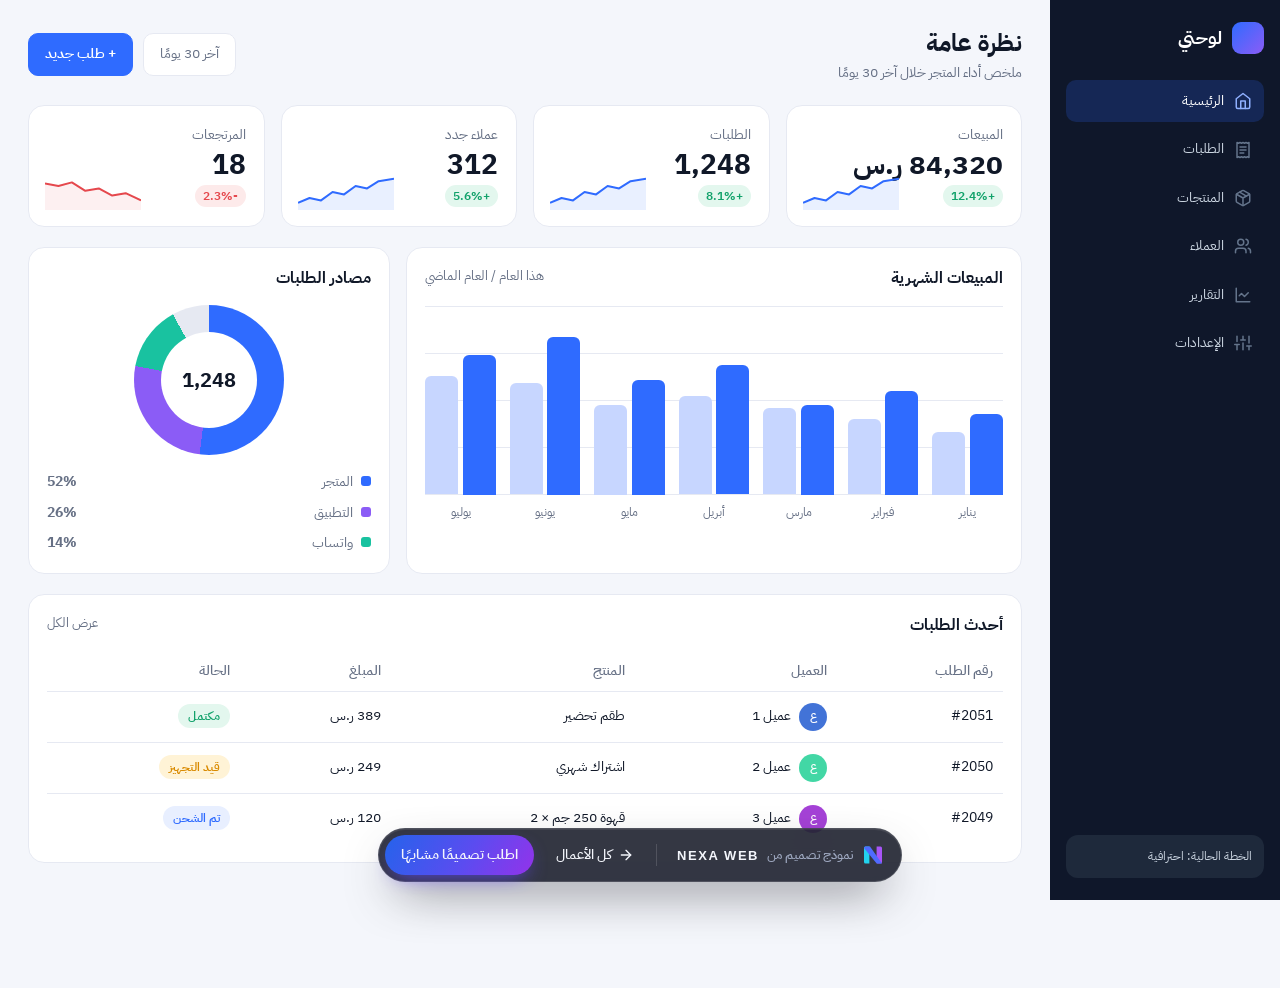
<file: work/dashboard.html>
<!doctype html>
<html lang="ar" dir="rtl">
<head>
<meta charset="UTF-8" />
<meta name="viewport" content="width=device-width, initial-scale=1.0" />
<title>نموذج تصميم — لوحة تحكم | NEXA WEB</title>
<link href="https://fonts.googleapis.com/css2?family=IBM+Plex+Sans+Arabic:wght@400;500;600;700&display=swap" rel="stylesheet" />
<style>
  :root { --ink:#101828; --bg:#f4f6fb; --side:#0f172a; --blue:#2f6bff; --muted:#667085; --line:#e6e9f2; --green:#12a26b; --red:#e5484d; --amber:#d98a00; }
  * { box-sizing:border-box; margin:0; padding:0; }
  body { font-family:"IBM Plex Sans Arabic",Tahoma,sans-serif; color:var(--ink); background:var(--bg); line-height:1.6; font-size:14px; }
  a { color:inherit; text-decoration:none; }
  .app { display:grid; grid-template-columns:230px 1fr; min-height:100vh; }
  aside { background:var(--side); color:#cbd5e1; padding:22px 16px; display:flex; flex-direction:column; gap:6px; }
  .logo { display:flex; align-items:center; gap:10px; color:#fff; font-weight:700; font-size:18px; margin-bottom:20px; }
  .logo i { width:32px; height:32px; border-radius:9px; background:linear-gradient(135deg,#2f6bff,#8b5cf6); }
  aside a { display:flex; align-items:center; gap:10px; padding:10px 12px; border-radius:10px; }
  aside a i { width:16px; height:16px; border-radius:5px; background:#334155; }
  aside a.on { background:rgba(47,107,255,.2); color:#fff; } aside a.on i { background:var(--blue); }
  aside small { margin-top:auto; padding:12px; border-radius:12px; background:#1e293b; }
  main { padding:24px 28px; display:grid; gap:20px; align-content:start; }
  .bar { display:flex; justify-content:space-between; align-items:center; }
  h1 { font-size:24px; } .bar p { color:var(--muted); }
  .bar div:last-child { display:flex; gap:10px; align-items:center; }
  .pill { padding:9px 16px; border-radius:10px; background:#fff; border:1px solid var(--line); color:var(--muted); }
  .pill.go { background:var(--blue); color:#fff; border-color:var(--blue); font-weight:600; }
  .kpis { display:grid; grid-template-columns:repeat(4,1fr); gap:16px; }
  .box { background:#fff; border:1px solid var(--line); border-radius:16px; padding:18px; }
  .kpi span { color:var(--muted); } .kpi b { display:block; font-size:28px; line-height:1.4; }
  .kpi em { font-style:normal; font-size:12px; font-weight:600; padding:2px 8px; border-radius:999px; }
  .up { background:#e3f7ee; color:var(--green); } .down { background:#fdeaea; color:var(--red); }
  .mid { display:grid; grid-template-columns:1.7fr 1fr; gap:16px; }
  .box h2 { font-size:16px; margin-bottom:14px; display:flex; justify-content:space-between; } .box h2 span { color:var(--muted); font-weight:400; font-size:13px; }
  .chart { display:flex; align-items:flex-end; gap:14px; height:190px; padding-top:10px; border-bottom:1px solid var(--line);
           background:repeating-linear-gradient(0deg,transparent 0 46px,var(--line) 46px 47px); }
  .chart div { flex:1; display:flex; gap:4px; align-items:flex-end; height:100%; }
  .chart i { flex:1; border-radius:6px 6px 0 0; background:var(--blue); } .chart i + i { background:#c7d6ff; }
  .months { display:flex; gap:14px; color:var(--muted); font-size:12px; margin-top:8px; } .months span { flex:1; text-align:center; }
  .donut { width:150px; height:150px; border-radius:50%; margin:6px auto 16px; background:conic-gradient(var(--blue) 0 52%,#8b5cf6 52% 78%,#19c2a0 78% 92%,#e6e9f2 92%); display:grid; place-items:center; }
  .donut b { width:96px; height:96px; border-radius:50%; background:#fff; display:grid; place-items:center; font-size:20px; }
  .legend { display:grid; gap:8px; } .legend div { display:flex; justify-content:space-between; color:var(--muted); }
  .legend i { display:inline-block; width:10px; height:10px; border-radius:3px; margin-inline-end:8px; }
  table { width:100%; border-collapse:collapse; } th { text-align:start; color:var(--muted); font-weight:500; padding:8px 10px; border-bottom:1px solid var(--line); }
  td { padding:11px 10px; border-bottom:1px solid var(--line); } tr:last-child td { border:0; }
  .st { font-size:12px; font-weight:600; padding:3px 10px; border-radius:999px; }
  .s1 { background:#e3f7ee; color:var(--green); } .s2 { background:#fff3d6; color:var(--amber); } .s3 { background:#e8efff; color:var(--blue); }
  @media (max-width:860px) { .app { grid-template-columns:1fr; } aside { display:none; } main { padding:16px; } .kpis { grid-template-columns:1fr 1fr; } .mid { grid-template-columns:1fr; } .bar div:last-child { display:none; } .wide { overflow-x:auto; } }

  /* --- polish --- */
  aside a { transition:background-color .2s, color .2s; } aside a:not(.on):hover { background:rgba(255,255,255,.06); color:#fff; }
  .pill { transition:border-color .2s, box-shadow .2s, filter .2s; } .pill:hover { border-color:#c9d3ea; }
  .pill.go:hover { filter:brightness(1.08); box-shadow:0 8px 18px -8px rgba(47,107,255,.7); }
  .box { transition:box-shadow .3s, translate .3s cubic-bezier(.22,1,.36,1); }
  .kpi:hover { translate:0 -3px; box-shadow:0 14px 30px -18px rgba(16,24,40,.35); }
  tr:not(:first-child) td { transition:background-color .15s; } tr:not(:first-child):hover td { background:#f8faff; }
  .chart i { transition:filter .2s; } .chart i:hover { filter:brightness(1.15); }
  .demo-live .chart i { animation:grow 1s cubic-bezier(.22,1,.36,1) both; transform-origin:bottom; }
  .demo-live .chart div:nth-child(2) i { animation-delay:.06s; } .demo-live .chart div:nth-child(3) i { animation-delay:.12s; }
  .demo-live .chart div:nth-child(4) i { animation-delay:.18s; } .demo-live .chart div:nth-child(5) i { animation-delay:.24s; }
  .demo-live .chart div:nth-child(6) i { animation-delay:.3s; } .demo-live .chart div:nth-child(7) i { animation-delay:.36s; }
  @keyframes grow { from { transform:scaleY(0); } }

  /* --- icons, sparklines, avatars --- */
  aside a i { display:grid; place-items:center; width:18px; height:18px; background:none; color:#64748b; }
  aside a.on i { background:none; color:#8fb0ff; }
  aside a i svg { width:18px; height:18px; }
  .kpi { position:relative; overflow:hidden; }
  .spark { position:absolute; left:16px; bottom:16px; width:96px; height:36px; }
  .spark .l { fill:none; stroke:var(--blue); stroke-width:2; vector-effect:non-scaling-stroke; stroke-linejoin:round; }
  .spark .a { fill:rgba(47,107,255,.10); }
  .spark.neg .l { stroke:var(--red); } .spark.neg .a { fill:rgba(229,72,77,.08); }
  .who { display:inline-flex; align-items:center; gap:8px; }
  .who i { display:grid; place-items:center; width:28px; height:28px; border-radius:50%; font-style:normal; font-size:11px; font-weight:700; color:#fff; background:hsl(var(--h) 65% 55%); }
</style>
<link rel="stylesheet" href="demo-kit.css" />
<script>document.documentElement.classList.add(window.self !== window.top ? 'in-frame' : 'demo-live');</script>
</head>
<body>
  <div class="app">
    <aside>
      <div class="logo"><i></i>لوحتي</div>
      <a class="on" href="#"><i><svg viewBox="0 0 24 24" fill="none" stroke="currentColor" stroke-width="2" stroke-linecap="round" stroke-linejoin="round" aria-hidden="true"><path d="m3 9 9-7 9 7v11a2 2 0 0 1-2 2H5a2 2 0 0 1-2-2z"/><path d="M9 22V12h6v10"/></svg></i>الرئيسية</a><a href="#"><i><svg viewBox="0 0 24 24" fill="none" stroke="currentColor" stroke-width="2" stroke-linecap="round" stroke-linejoin="round" aria-hidden="true"><path d="M4 2v20l2-1 2 1 2-1 2 1 2-1 2 1 2-1 2 1V2l-2 1-2-1-2 1-2-1-2 1-2-1-2 1Z"/><path d="M16 8H8M16 12H8M13 16H8"/></svg></i>الطلبات</a><a href="#"><i><svg viewBox="0 0 24 24" fill="none" stroke="currentColor" stroke-width="2" stroke-linecap="round" stroke-linejoin="round" aria-hidden="true"><path d="m7.5 4.27 9 5.15"/><path d="M21 8a2 2 0 0 0-1-1.73l-7-4a2 2 0 0 0-2 0l-7 4A2 2 0 0 0 3 8v8a2 2 0 0 0 1 1.73l7 4a2 2 0 0 0 2 0l7-4A2 2 0 0 0 21 16Z"/><path d="m3.3 7 8.7 5 8.7-5M12 22V12"/></svg></i>المنتجات</a><a href="#"><i><svg viewBox="0 0 24 24" fill="none" stroke="currentColor" stroke-width="2" stroke-linecap="round" stroke-linejoin="round" aria-hidden="true"><path d="M16 21v-2a4 4 0 0 0-4-4H6a4 4 0 0 0-4 4v2"/><circle cx="9" cy="7" r="4"/><path d="M22 21v-2a4 4 0 0 0-3-3.87M16 3.13a4 4 0 0 1 0 7.75"/></svg></i>العملاء</a><a href="#"><i><svg viewBox="0 0 24 24" fill="none" stroke="currentColor" stroke-width="2" stroke-linecap="round" stroke-linejoin="round" aria-hidden="true"><path d="M3 3v18h18"/><path d="m19 9-5 5-4-4-3 3"/></svg></i>التقارير</a><a href="#"><i><svg viewBox="0 0 24 24" fill="none" stroke="currentColor" stroke-width="2" stroke-linecap="round" stroke-linejoin="round" aria-hidden="true"><path d="M4 21v-7M4 10V3M12 21v-9M12 8V3M20 21v-5M20 12V3M1 14h6M9 8h6M17 16h6"/></svg></i>الإعدادات</a>
      <small>الخطة الحالية: احترافية</small>
    </aside>
    <main>
      <div class="bar enter"><div><h1>نظرة عامة</h1><p>ملخص أداء المتجر خلال آخر 30 يومًا</p></div><div><span class="pill">آخر 30 يومًا</span><a class="pill go" href="#">+ طلب جديد</a></div></div>

      <div class="kpis enter" style="--i:1">
        <div class="box kpi"><span>المبيعات</span><b>84,320 ر.س</b><em class="up">+12.4%</em><svg class="spark " viewBox="0 0 100 30" preserveAspectRatio="none" aria-hidden="true"><path class="a" d="M0 24 L12 20 L24 22 L36 15 L48 17 L60 10 L72 12 L84 6 L100 4 L100 30 L0 30Z"/><path class="l" d="M0 24 L12 20 L24 22 L36 15 L48 17 L60 10 L72 12 L84 6 L100 4"/></svg></div>
        <div class="box kpi"><span>الطلبات</span><b>1,248</b><em class="up">+8.1%</em><svg class="spark " viewBox="0 0 100 30" preserveAspectRatio="none" aria-hidden="true"><path class="a" d="M0 24 L12 20 L24 22 L36 15 L48 17 L60 10 L72 12 L84 6 L100 4 L100 30 L0 30Z"/><path class="l" d="M0 24 L12 20 L24 22 L36 15 L48 17 L60 10 L72 12 L84 6 L100 4"/></svg></div>
        <div class="box kpi"><span>عملاء جدد</span><b>312</b><em class="up">+5.6%</em><svg class="spark " viewBox="0 0 100 30" preserveAspectRatio="none" aria-hidden="true"><path class="a" d="M0 24 L12 20 L24 22 L36 15 L48 17 L60 10 L72 12 L84 6 L100 4 L100 30 L0 30Z"/><path class="l" d="M0 24 L12 20 L24 22 L36 15 L48 17 L60 10 L72 12 L84 6 L100 4"/></svg></div>
        <div class="box kpi"><span>المرتجعات</span><b>18</b><em class="down">-2.3%</em><svg class="spark neg" viewBox="0 0 100 30" preserveAspectRatio="none" aria-hidden="true"><path class="a" d="M0 8 L14 10 L28 7 L42 14 L56 12 L70 18 L84 16 L100 22 L100 30 L0 30Z"/><path class="l" d="M0 8 L14 10 L28 7 L42 14 L56 12 L70 18 L84 16 L100 22"/></svg></div>
      </div>

      <div class="mid enter" style="--i:2">
        <div class="box"><h2>المبيعات الشهرية <span>هذا العام / العام الماضي</span></h2>
          <div class="chart">
            <div><i style="height:45%"></i><i style="height:35%"></i></div><div><i style="height:58%"></i><i style="height:42%"></i></div>
            <div><i style="height:50%"></i><i style="height:48%"></i></div><div><i style="height:72%"></i><i style="height:55%"></i></div>
            <div><i style="height:64%"></i><i style="height:50%"></i></div><div><i style="height:88%"></i><i style="height:62%"></i></div>
            <div><i style="height:78%"></i><i style="height:66%"></i></div>
          </div>
          <div class="months"><span>يناير</span><span>فبراير</span><span>مارس</span><span>أبريل</span><span>مايو</span><span>يونيو</span><span>يوليو</span></div>
        </div>
        <div class="box"><h2>مصادر الطلبات</h2>
          <div class="donut"><b>1,248</b></div>
          <div class="legend">
            <div><span><i style="background:#2f6bff"></i>المتجر</span><b>52%</b></div>
            <div><span><i style="background:#8b5cf6"></i>التطبيق</span><b>26%</b></div>
            <div><span><i style="background:#19c2a0"></i>واتساب</span><b>14%</b></div>
          </div>
        </div>
      </div>

      <div class="box wide enter" style="--i:3"><h2>أحدث الطلبات <span>عرض الكل</span></h2>
        <table>
          <tr><th>رقم الطلب</th><th>العميل</th><th>المنتج</th><th>المبلغ</th><th>الحالة</th></tr>
          <tr><td>#2051</td><td><span class="who"><i style="--h:220">ع</i>عميل 1</span></td><td>طقم تحضير</td><td>389 ر.س</td><td><span class="st s1">مكتمل</span></td></tr>
          <tr><td>#2050</td><td><span class="who"><i style="--h:160">ع</i>عميل 2</span></td><td>اشتراك شهري</td><td>249 ر.س</td><td><span class="st s2">قيد التجهيز</span></td></tr>
          <tr><td>#2049</td><td><span class="who"><i style="--h:280">ع</i>عميل 3</span></td><td>قهوة 250 جم × 2</td><td>120 ر.س</td><td><span class="st s3">تم الشحن</span></td></tr>
        </table>
      </div>
    </main>
  </div>
  <nav class="nexa-bar" aria-label="NEXA WEB">
    <a class="nb-brand" href="../index.html" aria-label="نكسا ويب — الرئيسية"><svg viewBox="0 0 40 40" aria-hidden="true"><path d="M5 8.5A2.5 2.5 0 0 1 7.5 6H14v28H7.5A2.5 2.5 0 0 1 5 31.5z" fill="#22d3ee"/><path d="M26 6h6.5A2.5 2.5 0 0 1 35 8.5v23a2.5 2.5 0 0 1-2.5 2.5H26z" fill="#a855f7"/><path d="M7.5 6H15l20 28h-7.5a3 3 0 0 1-2.4-1.2L5.6 9.2A2 2 0 0 1 7.5 6z" fill="#4f6bff"/></svg><small>نموذج تصميم من</small><b>NEXA WEB</b></a>
    <span class="nb-sep" aria-hidden="true"></span>
    <a class="nb-link nb-back" href="../index.html#work"><svg viewBox="0 0 24 24" aria-hidden="true"><path d="M5 12h14"/><path d="m12 5 7 7-7 7"/></svg><span>كل الأعمال</span></a>
    <a class="nb-link nb-cta" href="../index.html#contact">اطلب تصميمًا مشابهًا</a>
  </nav>
</body>
</html>
</file>
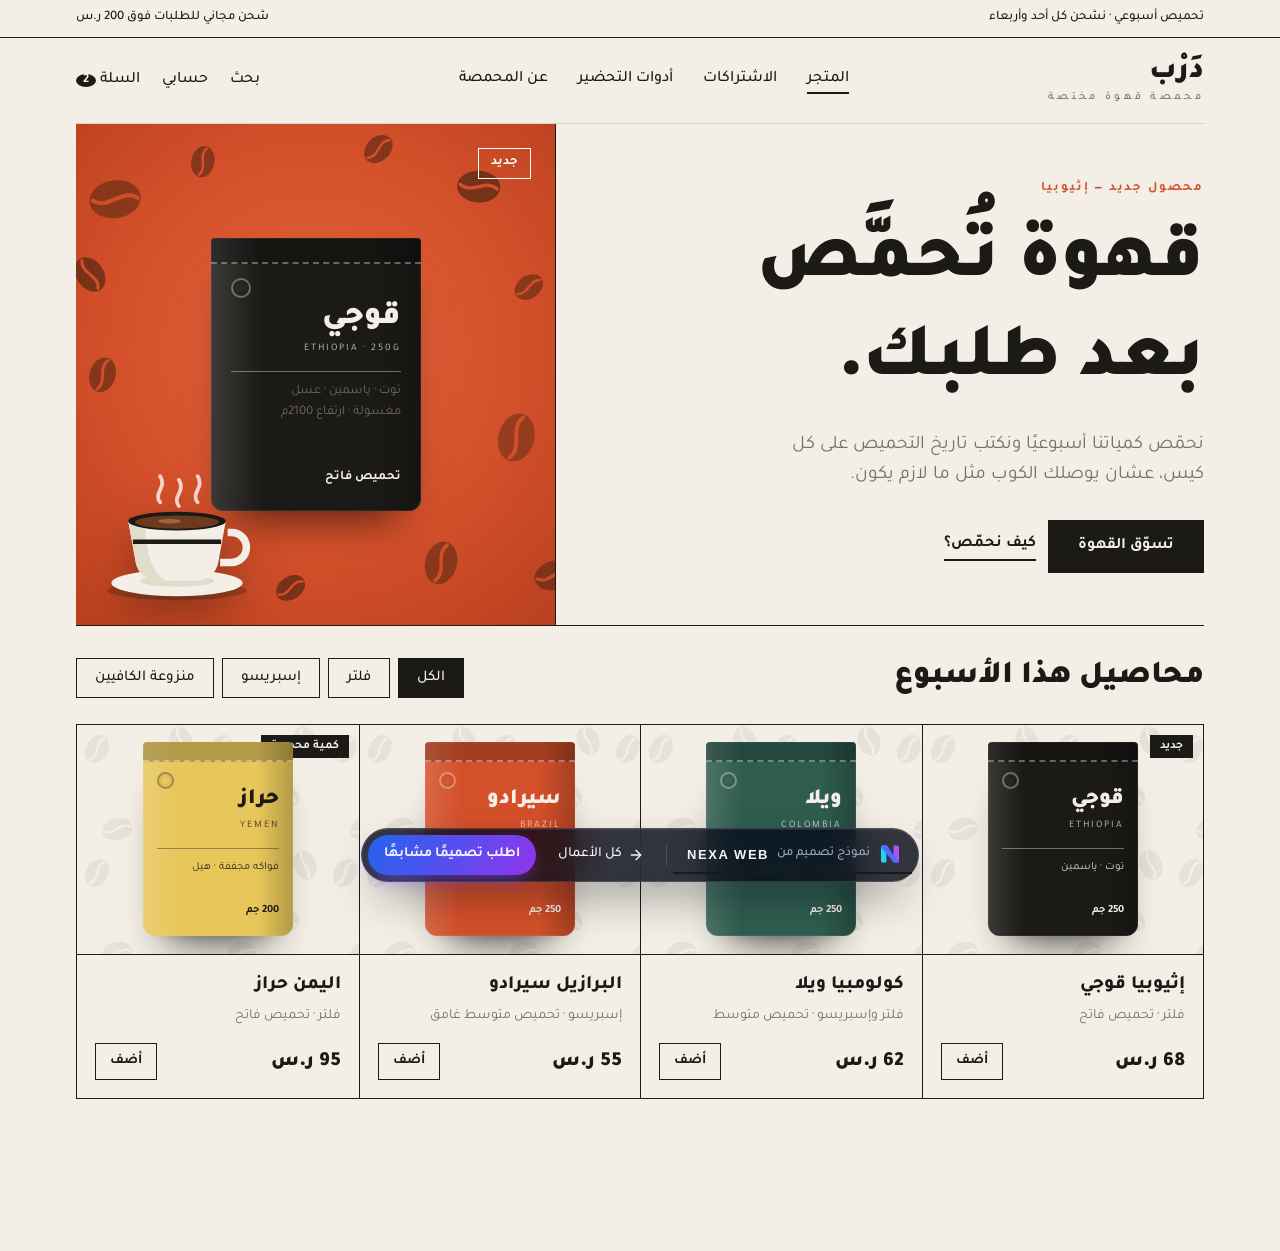
<file: work/store.html>
<!doctype html>
<html lang="ar" dir="rtl">
<head>
<meta charset="UTF-8" />
<meta name="viewport" content="width=device-width, initial-scale=1.0" />
<title>نموذج تصميم — متجر إلكتروني | NEXA WEB</title>
<link href="https://fonts.googleapis.com/css2?family=Tajawal:wght@400;500;700;800;900&display=swap" rel="stylesheet" />
<style>
  :root { --ink:#1c1a17; --paper:#f3efe6; --accent:#d4502a; --muted:#76706a; --line:#d9d2c3; }
  * { box-sizing:border-box; margin:0; padding:0; }
  body { font-family:Tajawal,Tahoma,sans-serif; color:var(--ink); background:var(--paper); line-height:1.6; }
  a { color:inherit; text-decoration:none; }
  .wrap { max-width:1200px; margin-inline:auto; padding-inline:36px; }
  .top { border-bottom:1px solid var(--ink); font-size:13px; font-weight:500; }
  .top .wrap { display:flex; justify-content:space-between; padding-block:8px; }
  header { display:flex; align-items:center; justify-content:space-between; padding-block:20px; border-bottom:1px solid var(--line); }
  .logo { font-size:30px; font-weight:900; line-height:1; }
  .logo small { display:block; font-size:11px; font-weight:500; letter-spacing:.3em; color:var(--muted); margin-top:4px; }
  nav { display:flex; gap:30px; font-weight:500; }
  nav a:first-child { border-bottom:2px solid var(--ink); }
  .tools { display:flex; gap:22px; font-weight:500; }
  .tools b { background:var(--ink); color:var(--paper); border-radius:50%; padding:0 7px; font-size:13px; margin-inline-start:4px; }

  .hero { display:grid; grid-template-columns:1.15fr .85fr; border-bottom:1px solid var(--ink); }
  .hero-text { padding:52px 0 52px 48px; border-inline-end:1px solid var(--ink); }
  .kicker { font-size:13px; font-weight:700; letter-spacing:.14em; color:var(--accent); }
  h1 { font-size:76px; line-height:1.12; font-weight:900; margin-block:14px 18px; }
  .hero p { font-size:19px; color:var(--muted); max-width:430px; margin-bottom:28px; }
  .btns { display:flex; gap:12px; align-items:center; }
  .btn { display:inline-block; padding:14px 30px; background:var(--ink); color:var(--paper); font-weight:700; }
  .link { font-weight:700; border-bottom:2px solid var(--ink); padding-bottom:2px; }
  .hero-art { background:var(--accent); display:grid; place-items:center; position:relative; min-height:400px; }
  .hero-art em { position:absolute; top:24px; right:24px; font-style:normal; font-size:13px; font-weight:700; color:#fff; border:1px solid #fff; padding:4px 12px; }

  /* coffee bag */
  .bag { width:150px; background:var(--c,#1c1a17); color:var(--t,#f3efe6); padding:0 14px 16px; position:relative; }
  .bag::before { content:""; display:block; height:18px; margin-inline:-14px; margin-bottom:26px; background:rgba(0,0,0,.22); border-bottom:2px dashed rgba(255,255,255,.35); }
  .bag strong { display:block; font-size:22px; font-weight:900; line-height:1.15; }
  .bag span { display:block; font-size:10px; letter-spacing:.2em; opacity:.75; margin-top:4px; }
  .bag hr { border:0; border-top:1px solid currentColor; opacity:.4; margin-block:14px 10px; }
  .bag p { font-size:11px; line-height:1.6; opacity:.9; }
  .bag u { display:block; text-decoration:none; font-size:11px; font-weight:700; margin-top:26px; }
  .bag.big { width:210px; padding:0 20px 22px; }
  .bag.big::before { margin-inline:-20px; height:24px; margin-bottom:36px; }
  .bag.big strong { font-size:32px; } .bag.big p { font-size:13px; } .bag.big u { margin-top:44px; font-size:13px; }

  .filters { display:flex; align-items:center; justify-content:space-between; padding-block:26px 20px; }
  h2 { font-size:32px; font-weight:900; }
  .chips { display:flex; gap:8px; }
  .chips a { padding:7px 18px; border:1px solid var(--ink); font-weight:500; font-size:15px; }
  .chips a.on { background:var(--ink); color:var(--paper); }
  .grid { display:grid; grid-template-columns:repeat(4,1fr); border:1px solid var(--ink); margin-bottom:64px; }
  .item { border-inline-end:1px solid var(--ink); display:flex; flex-direction:column; }
  .item:last-child { border:0; }
  .pic { height:230px; display:grid; place-items:center; border-bottom:1px solid var(--ink); position:relative; }
  .pic em { position:absolute; z-index:1; top:10px; right:10px; font-style:normal; font-size:12px; font-weight:700; background:var(--ink); color:var(--paper); padding:2px 10px; }
  .info { padding:16px 18px 18px; display:flex; flex-direction:column; gap:4px; flex:1; }
  .info h3 { font-size:19px; font-weight:800; }
  .info p { color:var(--muted); font-size:14px; }
  .row { display:flex; align-items:center; justify-content:space-between; margin-top:12px; }
  .price { font-size:20px; font-weight:900; }
  .add { font-weight:700; font-size:14px; border:1px solid var(--ink); padding:6px 14px; }
  @media (max-width:820px) {
    .wrap { padding-inline:16px; } nav, .top span:last-child { display:none; }
    .hero { grid-template-columns:1fr; } .hero-text { padding:28px 0; border:0; } h1 { font-size:44px; } .hero-art { min-height:300px; }
    .filters { flex-direction:column; align-items:flex-start; gap:12px; } .chips { flex-wrap:wrap; }
    .grid { grid-template-columns:1fr 1fr; } .item:nth-child(2) { border-inline-end:0; } .item:nth-child(-n+2) { border-bottom:1px solid var(--ink); }
    .pic { height:190px; }
  }

  /* --- polish --- */
  h1 { line-height:1.3; }
  nav a, .tools a { transition:opacity .2s; } nav a:hover, .tools a:hover { opacity:.65; }
  .btn { transition:translate .25s cubic-bezier(.22,1,.36,1), box-shadow .25s; }
  .btn:hover { translate:0 -2px; box-shadow:4px 4px 0 var(--accent); }
  .link { transition:color .2s, border-color .2s; } .link:hover { color:var(--accent); border-color:var(--accent); }
  .chips a { transition:background-color .2s, color .2s; } .chips a:hover { background:var(--ink); color:var(--paper); }
  .item .bag { transition:translate .5s cubic-bezier(.22,1,.36,1), rotate .5s cubic-bezier(.22,1,.36,1), box-shadow .5s; }
  .item:hover .bag { translate:0 -8px; rotate:-3deg; box-shadow:0 18px 30px -16px rgba(0,0,0,.45); }
  .add { transition:background-color .2s, color .2s; } .add:hover { background:var(--ink); color:var(--paper); }
  .demo-live .hero-art .bag { animation:demo-enter 1s .35s cubic-bezier(.34,1.4,.64,1) both; }

  /* --- product art --- */
  .bag { background-color:var(--c,#1c1a17); background-image:linear-gradient(90deg,rgba(255,255,255,.14),rgba(255,255,255,0) 24%,rgba(0,0,0,0) 76%,rgba(0,0,0,.22)); border-radius:4px 4px 12px 12px; z-index:1;
          box-shadow:0 30px 40px -24px rgba(0,0,0,.65), inset 0 0 0 1px rgba(255,255,255,.07); }
  .bag::before { border-radius:4px 4px 0 0; }
  .bag::after { content:""; position:absolute; top:30px; left:14px; width:13px; height:13px; border-radius:50%; border:2px solid currentColor; opacity:.35; box-shadow:inset 0 0 0 3px rgba(0,0,0,.15); }
  .bag.big::after { top:40px; left:20px; width:16px; height:16px; }
  .hero-art { overflow:hidden; background:radial-gradient(circle at 50% 45%,#e0653c,#d4502a 55%,#b9401f); }
  .hero-art em { z-index:2; }
  .beans { position:absolute; inset:0; width:100%; height:100%; }
  .cup { position:absolute; z-index:2; bottom:22px; left:26px; width:150px; filter:drop-shadow(0 18px 18px rgba(0,0,0,.25)); }
  .steam path { transform-box:fill-box; transform-origin:bottom; }
  .demo-live .steam path { animation:steam 3.2s ease-in-out infinite; }
  .demo-live .steam path:nth-child(2) { animation-delay:-1.1s; } .demo-live .steam path:nth-child(3) { animation-delay:-2.2s; }
  @keyframes steam { 0% { opacity:0; transform:translateY(8px) scaleY(.8); } 40% { opacity:1; } 100% { opacity:0; transform:translateY(-10px) scaleY(1.1); } }
  .pic { background-image:url("data:image/svg+xml,%3Csvg%20xmlns=%22http://www.w3.org/2000/svg%22%20width=%22124%22%20height=%22124%22%20viewBox=%220%200%20124%20124%22%20opacity=%22.06%22%3E%3Cg%20transform=%22translate%2820%2024%29%20rotate%2830%29%20scale%281%29%22%20opacity=%221%22%3E%3Cellipse%20rx=%2211%22%20ry=%2215%22%20fill=%22%231c1a17%22/%3E%3Cpath%20d=%22M1%20-13C-6%20-5%206%205%20-1%2013%22%20stroke=%22%23f3efe6%22%20stroke-width=%222.4%22%20fill=%22none%22%20stroke-linecap=%22round%22/%3E%3C/g%3E%3Cg%20transform=%22translate%2884%2070%29%20rotate%28120%29%20scale%281%29%22%20opacity=%221%22%3E%3Cellipse%20rx=%2211%22%20ry=%2215%22%20fill=%22%231c1a17%22/%3E%3Cpath%20d=%22M1%20-13C-6%20-5%206%205%20-1%2013%22%20stroke=%22%23f3efe6%22%20stroke-width=%222.4%22%20fill=%22none%22%20stroke-linecap=%22round%22/%3E%3C/g%3E%3Cg%20transform=%22translate%2840%20104%29%20rotate%2875%29%20scale%281%29%22%20opacity=%221%22%3E%3Cellipse%20rx=%2211%22%20ry=%2215%22%20fill=%22%231c1a17%22/%3E%3Cpath%20d=%22M1%20-13C-6%20-5%206%205%20-1%2013%22%20stroke=%22%23f3efe6%22%20stroke-width=%222.4%22%20fill=%22none%22%20stroke-linecap=%22round%22/%3E%3C/g%3E%3Cg%20transform=%22translate%28104%2016%29%20rotate%28160%29%20scale%281%29%22%20opacity=%221%22%3E%3Cellipse%20rx=%2211%22%20ry=%2215%22%20fill=%22%231c1a17%22/%3E%3Cpath%20d=%22M1%20-13C-6%20-5%206%205%20-1%2013%22%20stroke=%22%23f3efe6%22%20stroke-width=%222.4%22%20fill=%22none%22%20stroke-linecap=%22round%22/%3E%3C/g%3E%3C/svg%3E"); background-size:124px; overflow:hidden; }
  .pic::after { content:""; position:absolute; bottom:20px; left:50%; width:120px; height:14px; margin-left:-60px; border-radius:50%; background:rgba(28,26,23,.28); filter:blur(7px); }
  @media (max-width:820px) { .cup { width:110px; left:14px; bottom:14px; } }
</style>
<link rel="stylesheet" href="demo-kit.css" />
<script>document.documentElement.classList.add(window.self !== window.top ? 'in-frame' : 'demo-live');</script>
</head>
<body>
  <div class="top"><div class="wrap"><span>تحميص أسبوعي · نشحن كل أحد وأربعاء</span><span>شحن مجاني للطلبات فوق 200 ر.س</span></div></div>
  <div class="wrap">
    <header>
      <a class="logo" href="#">دَرْب<small>محمصة قهوة مختصة</small></a>
      <nav><a href="#">المتجر</a><a href="#">الاشتراكات</a><a href="#">أدوات التحضير</a><a href="#">عن المحمصة</a></nav>
      <div class="tools"><a href="#">بحث</a><a href="#">حسابي</a><a href="#">السلة<b>2</b></a></div>
    </header>

    <div class="hero">
      <div class="hero-text enter">
        <span class="kicker">محصول جديد — إثيوبيا</span>
        <h1>قهوة تُحمَّص<br>بعد طلبك.</h1>
        <p>نحمّص كمياتنا أسبوعيًا ونكتب تاريخ التحميص على كل كيس، عشان يوصلك الكوب مثل ما لازم يكون.</p>
        <div class="btns"><a class="btn" href="#">تسوّق القهوة</a><a class="link" href="#">كيف نحمّص؟</a></div>
      </div>
      <div class="hero-art enter" style="--i:2">
        <em>جديد</em>
        <svg class="beans" viewBox="0 0 400 400" preserveAspectRatio="xMidYMid slice" aria-hidden="true"><g transform="translate(40 60) rotate(82) scale(1.37)" opacity="0.59"><ellipse rx="11" ry="15" fill="#5b2a14"/><path d="M1 -13C-6 -5 6 5 -1 13" stroke="#d4502a" stroke-width="2.4" fill="none" stroke-linecap="round"/></g><g transform="translate(110 30) rotate(12) scale(0.84)" opacity="0.64"><ellipse rx="11" ry="15" fill="#5b2a14"/><path d="M1 -13C-6 -5 6 5 -1 13" stroke="#d4502a" stroke-width="2.4" fill="none" stroke-linecap="round"/></g><g transform="translate(330 50) rotate(93) scale(1.15)" opacity="0.77"><ellipse rx="11" ry="15" fill="#5b2a14"/><path d="M1 -13C-6 -5 6 5 -1 13" stroke="#d4502a" stroke-width="2.4" fill="none" stroke-linecap="round"/></g><g transform="translate(370 130) rotate(54) scale(0.82)" opacity="0.6"><ellipse rx="11" ry="15" fill="#5b2a14"/><path d="M1 -13C-6 -5 6 5 -1 13" stroke="#d4502a" stroke-width="2.4" fill="none" stroke-linecap="round"/></g><g transform="translate(30 200) rotate(17) scale(0.94)" opacity="0.64"><ellipse rx="11" ry="15" fill="#5b2a14"/><path d="M1 -13C-6 -5 6 5 -1 13" stroke="#d4502a" stroke-width="2.4" fill="none" stroke-linecap="round"/></g><g transform="translate(360 250) rotate(15) scale(1.3)" opacity="0.49"><ellipse rx="11" ry="15" fill="#5b2a14"/><path d="M1 -13C-6 -5 6 5 -1 13" stroke="#d4502a" stroke-width="2.4" fill="none" stroke-linecap="round"/></g><g transform="translate(70 330) rotate(57) scale(1.18)" opacity="0.65"><ellipse rx="11" ry="15" fill="#5b2a14"/><path d="M1 -13C-6 -5 6 5 -1 13" stroke="#d4502a" stroke-width="2.4" fill="none" stroke-linecap="round"/></g><g transform="translate(300 350) rotate(15) scale(1.15)" opacity="0.59"><ellipse rx="11" ry="15" fill="#5b2a14"/><path d="M1 -13C-6 -5 6 5 -1 13" stroke="#d4502a" stroke-width="2.4" fill="none" stroke-linecap="round"/></g><g transform="translate(180 370) rotate(56) scale(0.83)" opacity="0.75"><ellipse rx="11" ry="15" fill="#5b2a14"/><path d="M1 -13C-6 -5 6 5 -1 13" stroke="#d4502a" stroke-width="2.4" fill="none" stroke-linecap="round"/></g><g transform="translate(390 360) rotate(74) scale(1.05)" opacity="0.64"><ellipse rx="11" ry="15" fill="#5b2a14"/><path d="M1 -13C-6 -5 6 5 -1 13" stroke="#d4502a" stroke-width="2.4" fill="none" stroke-linecap="round"/></g><g transform="translate(20 120) rotate(146) scale(0.99)" opacity="0.74"><ellipse rx="11" ry="15" fill="#5b2a14"/><path d="M1 -13C-6 -5 6 5 -1 13" stroke="#d4502a" stroke-width="2.4" fill="none" stroke-linecap="round"/></g><g transform="translate(250 20) rotate(46) scale(0.86)" opacity="0.65"><ellipse rx="11" ry="15" fill="#5b2a14"/><path d="M1 -13C-6 -5 6 5 -1 13" stroke="#d4502a" stroke-width="2.4" fill="none" stroke-linecap="round"/></g></svg>
        <div class="bag big" style="--c:#1c1a17"><strong>قوجي</strong><span>ETHIOPIA · 250G</span><hr><p>توت · ياسمين · عسل<br>مغسولة · ارتفاع 2100م</p><u>تحميص فاتح</u></div>
        <svg class="cup" viewBox="0 0 160 150" aria-hidden="true">
          <g class="steam" fill="none" stroke="#fff" stroke-opacity=".75" stroke-width="4" stroke-linecap="round"><path d="M62 42c-8-10 8-16 0-28"/><path d="M82 46c-8-10 8-16 0-28"/><path d="M102 42c-8-10 8-16 0-28"/></g>
          <ellipse cx="80" cy="136" rx="74" ry="10" fill="#1c1a17" opacity=".28"/>
          <ellipse cx="80" cy="128" rx="70" ry="14" fill="#f3efe6"/><ellipse cx="80" cy="126" rx="40" ry="6" fill="#e2dccd"/>
          <path d="M134 74h4a16 16 0 0 1 0 32h-12" fill="none" stroke="#f3efe6" stroke-width="8"/>
          <path d="M28 62h104l-8 44a24 24 0 0 1-23.6 19.6H59.6A24 24 0 0 1 36 106Z" fill="#f3efe6"/>
          <path d="M36 106a24 24 0 0 0 23.6 19.6H70C54 120 46 96 46 62H28Z" fill="#e2dccd"/>
          <path d="M33 84h94" stroke="#1c1a17" stroke-width="5"/>
          <ellipse cx="80" cy="62" rx="52" ry="10" fill="#1c1a17"/><ellipse cx="80" cy="63" rx="45" ry="7" fill="#6b3a1f"/><ellipse cx="72" cy="62" rx="12" ry="2.4" fill="#b07a4f" opacity=".7"/>
        </svg>
      </div>
    </div>

    <div class="filters">
      <h2>محاصيل هذا الأسبوع</h2>
      <div class="chips"><a class="on" href="#">الكل</a><a href="#">فلتر</a><a href="#">إسبريسو</a><a href="#">منزوعة الكافيين</a></div>
    </div>
    <div class="grid">
      <div class="item"><div class="pic"><em>جديد</em><div class="bag" style="--c:#1c1a17"><strong>قوجي</strong><span>ETHIOPIA</span><hr><p>توت · ياسمين</p><u>250 جم</u></div></div>
        <div class="info"><h3>إثيوبيا قوجي</h3><p>فلتر · تحميص فاتح</p><div class="row"><span class="price">68 ر.س</span><a class="add" href="#">أضف</a></div></div></div>
      <div class="item"><div class="pic"><div class="bag" style="--c:#2f5d50"><strong>ويلا</strong><span>COLOMBIA</span><hr><p>كراميل · تفاح أحمر</p><u>250 جم</u></div></div>
        <div class="info"><h3>كولومبيا ويلا</h3><p>فلتر وإسبريسو · تحميص متوسط</p><div class="row"><span class="price">62 ر.س</span><a class="add" href="#">أضف</a></div></div></div>
      <div class="item"><div class="pic"><div class="bag" style="--c:#d4502a"><strong>سيرادو</strong><span>BRAZIL</span><hr><p>شوكولاتة · بندق</p><u>250 جم</u></div></div>
        <div class="info"><h3>البرازيل سيرادو</h3><p>إسبريسو · تحميص متوسط غامق</p><div class="row"><span class="price">55 ر.س</span><a class="add" href="#">أضف</a></div></div></div>
      <div class="item"><div class="pic"><em>كمية محدودة</em><div class="bag" style="--c:#e7c65a;--t:#1c1a17"><strong>حراز</strong><span>YEMEN</span><hr><p>فواكه مجففة · هيل</p><u>200 جم</u></div></div>
        <div class="info"><h3>اليمن حراز</h3><p>فلتر · تحميص فاتح</p><div class="row"><span class="price">95 ر.س</span><a class="add" href="#">أضف</a></div></div></div>
    </div>
  </div>
  <nav class="nexa-bar" aria-label="NEXA WEB">
    <a class="nb-brand" href="../index.html" aria-label="نكسا ويب — الرئيسية"><svg viewBox="0 0 40 40" aria-hidden="true"><path d="M5 8.5A2.5 2.5 0 0 1 7.5 6H14v28H7.5A2.5 2.5 0 0 1 5 31.5z" fill="#22d3ee"/><path d="M26 6h6.5A2.5 2.5 0 0 1 35 8.5v23a2.5 2.5 0 0 1-2.5 2.5H26z" fill="#a855f7"/><path d="M7.5 6H15l20 28h-7.5a3 3 0 0 1-2.4-1.2L5.6 9.2A2 2 0 0 1 7.5 6z" fill="#4f6bff"/></svg><small>نموذج تصميم من</small><b>NEXA WEB</b></a>
    <span class="nb-sep" aria-hidden="true"></span>
    <a class="nb-link nb-back" href="../index.html#work"><svg viewBox="0 0 24 24" aria-hidden="true"><path d="M5 12h14"/><path d="m12 5 7 7-7 7"/></svg><span>كل الأعمال</span></a>
    <a class="nb-link nb-cta" href="../index.html#contact">اطلب تصميمًا مشابهًا</a>
  </nav>
</body>
</html>
</file>
<file: style.css>
/* ==========================================================
   NEXA WEB — Design system v2 ("Aurora Night")
   Tokens → base → components → sections → motion → responsive
   ========================================================== */
:root {
  /* color — surfaces */
  --bg: #03050c;
  --bg-2: #060a16;
  --surface: #0a1020;
  --surface-2: #0e1529;
  --glass: rgba(14, 20, 38, .62);
  --glass-strong: rgba(10, 15, 30, .86);
  --line: rgba(255, 255, 255, .07);
  --line-2: rgba(255, 255, 255, .12);
  --line-3: rgba(255, 255, 255, .22);

  /* color — text (all ≥ 4.5:1 on --bg) */
  --text: #f4f6fc;
  --text-2: #d3d9e8;
  --muted: #9ea8c0;
  --subtle: #7f89a3;

  /* color — brand (from the logo) */
  --cyan: #22d3ee;
  --sky: #38bdf8;
  --blue: #3b82f6;
  --indigo: #6366f1;
  --violet: #8b5cf6;
  --magenta: #d946ef;
  --link: #7cc4ff;
  --grad: linear-gradient(100deg, var(--cyan) 0%, var(--blue) 38%, var(--violet) 72%, var(--magenta) 100%);
  --grad-btn: linear-gradient(120deg, #2563eb 0%, #5b4cf0 55%, #9333ea 100%);
  --grad-soft: linear-gradient(135deg, rgba(34, 211, 238, .16), rgba(139, 92, 246, .18));

  /* type */
  --font: "IBM Plex Sans Arabic", "Segoe UI", Tahoma, sans-serif;
  --font-latin: "Space Grotesk", "IBM Plex Sans Arabic", sans-serif;
  --mono: ui-monospace, "Cascadia Code", "SFMono-Regular", Consolas, monospace;

  /* shape */
  --r-xs: 8px;
  --r-sm: 12px;
  --r-md: 16px;
  --r-lg: 22px;
  --r-xl: 30px;
  --r-full: 999px;

  /* elevation */
  --sh-1: 0 1px 0 rgba(255, 255, 255, .05) inset, 0 12px 30px -16px rgba(0, 0, 0, .7);
  --sh-2: 0 1px 0 rgba(255, 255, 255, .06) inset, 0 30px 70px -28px rgba(0, 0, 0, .85);
  --sh-glow: 0 24px 60px -24px rgba(79, 107, 255, .65);

  /* motion */
  --ease-out: cubic-bezier(.22, 1, .36, 1);
  --ease-spring: cubic-bezier(.34, 1.4, .64, 1);
  --t-fast: .18s;
  --t-med: .32s;
  --t-slow: .6s;

  /* layout */
  --container: 1220px;
  --gutter: 24px;
  --nav-h: 76px;

  /* z-index scale */
  --z-nav: 40;
  --z-progress: 50;
  --z-toast: 60;
  --z-skip: 70;
}

/* ---------- Base ---------- */
*, *::before, *::after { box-sizing: border-box; margin: 0; padding: 0; }
html { scroll-behavior: smooth; scroll-padding-top: 96px; -webkit-text-size-adjust: 100%; }
body {
  font-family: var(--font);
  background: var(--bg);
  color: var(--text);
  line-height: 1.75;
  overflow-x: hidden;
  -webkit-font-smoothing: antialiased;
  text-rendering: optimizeLegibility;
}
a { color: inherit; text-decoration: none; }
ul, ol { list-style: none; }
img, svg { display: block; }
button, input, select, textarea { font: inherit; color: inherit; }
button, a, select, label { -webkit-tap-highlight-color: transparent; touch-action: manipulation; }
::selection { background: rgba(99, 102, 241, .45); color: #fff; }
:focus-visible { outline: 2px solid var(--cyan); outline-offset: 3px; border-radius: 8px; }

.container { width: 100%; max-width: var(--container); margin-inline: auto; padding-inline: var(--gutter); }
.section { padding-block: 96px; position: relative; }
.ic { width: 18px; height: 18px; fill: none; stroke: currentColor; stroke-width: 2; stroke-linecap: round; stroke-linejoin: round; flex: none; }
.grad {
  background: var(--grad); background-size: 200% 100%;
  -webkit-background-clip: text; background-clip: text; color: transparent;
  padding-block: .15em; -webkit-box-decoration-break: clone; box-decoration-break: clone;
  animation: grad-shift 9s ease-in-out infinite alternate;
}
@keyframes grad-shift { from { background-position: 0% 50%; } to { background-position: 100% 50%; } }

.skip-link {
  position: fixed; top: 12px; inset-inline-start: 12px; z-index: var(--z-skip);
  padding: 10px 18px; border-radius: var(--r-sm); background: #fff; color: #05070f; font-weight: 600;
  transform: translateY(-160%); transition: transform var(--t-med) var(--ease-out);
}
.skip-link:focus { transform: none; }

/* ---------- Page backdrop: aurora + grid ---------- */
.backdrop { position: fixed; inset: 0; z-index: -1; pointer-events: none; overflow: hidden; }
.aurora { position: absolute; border-radius: 50%; filter: blur(90px); opacity: .55; will-change: transform; }
.aurora.a1 { width: 620px; height: 520px; top: -180px; inset-inline-start: -120px; background: radial-gradient(closest-side, rgba(59, 130, 246, .75), transparent); animation: drift-a 22s ease-in-out infinite alternate; }
.aurora.a2 { width: 540px; height: 480px; top: 8%; inset-inline-end: -160px; background: radial-gradient(closest-side, rgba(139, 92, 246, .6), transparent); animation: drift-b 26s ease-in-out infinite alternate; }
.aurora.a3 { width: 460px; height: 380px; top: 46%; inset-inline-start: 30%; background: radial-gradient(closest-side, rgba(34, 211, 238, .28), transparent); animation: drift-a 30s ease-in-out infinite alternate-reverse; }
.grid-lines {
  position: absolute; inset: 0;
  background:
    linear-gradient(rgba(255, 255, 255, .03) 1px, transparent 1px),
    linear-gradient(90deg, rgba(255, 255, 255, .03) 1px, transparent 1px);
  background-size: 64px 64px;
  -webkit-mask-image: radial-gradient(ellipse 80% 60% at 50% 0%, #000 30%, transparent 75%);
  mask-image: radial-gradient(ellipse 80% 60% at 50% 0%, #000 30%, transparent 75%);
}
@keyframes drift-a { to { transform: translate3d(80px, 60px, 0) scale(1.12); } }
@keyframes drift-b { to { transform: translate3d(-90px, 80px, 0) scale(.92); } }

/* scroll progress */
.scroll-progress { position: fixed; top: 0; inset-inline: 0; height: 2px; z-index: var(--z-progress); pointer-events: none; }
.scroll-progress span { display: block; height: 100%; background: var(--grad); transform: scaleX(0); transform-origin: right center; box-shadow: 0 0 12px rgba(59, 130, 246, .8); }

/* ---------- Typography ---------- */
/* Arabic dots sit above/below the letters, so headings keep roomier leading than Latin */
h1, h2, h3 { font-weight: 700; line-height: 1.45; letter-spacing: -.005em; }
h1 { font-size: clamp(38px, 4.7vw, 68px); line-height: 1.42; }
h1, h2 { text-wrap: balance; }
h2 { font-size: clamp(30px, 3.8vw, 50px); }
h3 { font-size: 20px; }
.kicker {
  display: inline-flex; align-items: center; gap: 10px; margin-bottom: 14px;
  color: var(--link); font-size: 14px; font-weight: 600;
}
.kicker::before { content: ""; width: 22px; height: 2px; border-radius: 2px; background: var(--grad); }
.lead { color: var(--muted); font-size: 19px; line-height: 1.95; max-width: 560px; }

/* ---------- Buttons ---------- */
.btn {
  position: relative; isolation: isolate; overflow: hidden;
  display: inline-flex; align-items: center; justify-content: center; gap: 10px;
  min-height: 50px; padding: 0 24px;
  border: 1px solid transparent; border-radius: var(--r-md);
  font-weight: 600; font-size: 15px; cursor: pointer; white-space: nowrap; user-select: none;
  transition: translate var(--t-med) var(--ease-out), box-shadow var(--t-med) var(--ease-out), background-color var(--t-med), border-color var(--t-med), color var(--t-med);
}
.btn .ic { transition: transform var(--t-med) var(--ease-spring); }
.btn:hover { translate: 0 -2px; }
.btn:hover > .ic { transform: translateX(-3px); }
.btn:hover > .ic:has(use[href="#i-arrow-out"]) { transform: translate(-2px, -2px); }
.btn-primary {
  background: var(--grad-btn); color: #fff;
  box-shadow: 0 12px 32px -12px rgba(99, 72, 255, .85), inset 0 1px 0 rgba(255, 255, 255, .25);
}
/* light sweep */
.btn-primary::after {
  content: ""; position: absolute; inset: 0; z-index: -1;
  background: linear-gradient(100deg, transparent 30%, rgba(255, 255, 255, .28) 50%, transparent 70%);
  transform: translateX(110%); transition: transform .7s var(--ease-out);
}
.btn-primary:hover::after { transform: translateX(-110%); }
.btn-primary:hover { box-shadow: 0 18px 40px -12px rgba(99, 72, 255, 1), inset 0 1px 0 rgba(255, 255, 255, .25); }
.btn-ghost { background: rgba(255, 255, 255, .04); border-color: var(--line-2); color: var(--text); -webkit-backdrop-filter: blur(10px); backdrop-filter: blur(10px); }
.btn-ghost:hover { background: rgba(255, 255, 255, .08); border-color: var(--line-3); }
.btn-sm { min-height: 42px; padding: 0 18px; font-size: 14px; border-radius: var(--r-sm); }
.btn-lg { min-height: 56px; padding: 0 28px; font-size: 16px; }
.btn-block { width: 100%; }

/* ---------- Nav (floating glass bar) ---------- */
.nav { position: fixed; top: 0; inset-inline: 0; z-index: var(--z-nav); padding: 14px var(--gutter); transition: padding var(--t-med) var(--ease-out); }
.nav-inner {
  position: relative;
  max-width: var(--container); margin-inline: auto; height: 64px;
  display: flex; align-items: center; justify-content: space-between; gap: 20px;
  padding-inline: 18px 10px;
  border: 1px solid transparent; border-radius: 20px;
  transition: background-color var(--t-med), border-color var(--t-med), box-shadow var(--t-med), -webkit-backdrop-filter var(--t-med), backdrop-filter var(--t-med);
}
.nav.scrolled { padding-top: 10px; }
.nav.scrolled .nav-inner, .nav.open .nav-inner {
  background: var(--glass);
  -webkit-backdrop-filter: blur(20px) saturate(140%); backdrop-filter: blur(20px) saturate(140%);
  border-color: var(--line-2); box-shadow: var(--sh-2);
}
.brand { display: inline-flex; align-items: center; gap: 10px; }
.brand-mark { width: 34px; height: 34px; filter: drop-shadow(0 0 12px rgba(59, 130, 246, .55)); transition: transform .6s var(--ease-spring); }
.brand:hover .brand-mark { transform: rotate(-8deg) scale(1.06); }
.brand-name { font-family: var(--font-latin); font-weight: 700; font-size: 18px; letter-spacing: .14em; }
.brand-name b { font-weight: 700; background: linear-gradient(90deg, #5aa2ff, #a78bfa); -webkit-background-clip: text; background-clip: text; color: transparent; }

.nav-links { position: relative; display: flex; align-items: center; gap: 2px; }
.nav-links a:not(.btn) {
  position: relative; z-index: 1; padding: 8px 15px; border-radius: 11px;
  color: var(--muted); font-size: 15px; font-weight: 500; transition: color var(--t-fast);
}
.nav-links a:not(.btn):hover, .nav-links a.active { color: var(--text); }
/* sliding indicator (positioned by script.js; CSS fallback below) */
.nav-pill {
  position: absolute; top: 50%; left: 0; height: 38px; width: 0; margin-top: -19px; border-radius: 11px;
  background: rgba(255, 255, 255, .07); border: 1px solid var(--line);
  opacity: 0; pointer-events: none;
}
html:not(.has-motion) .nav-links a.active { background: rgba(255, 255, 255, .07); }
.nav-menu-cta { display: none; }
.nav-actions { display: flex; align-items: center; gap: 8px; }
.nav-toggle {
  display: none; width: 46px; height: 46px; place-items: center; cursor: pointer;
  background: rgba(255, 255, 255, .05); border: 1px solid var(--line-2); border-radius: var(--r-sm);
  transition: background-color var(--t-fast), border-color var(--t-fast);
}
.nav-toggle:hover { background: rgba(255, 255, 255, .09); border-color: var(--line-3); }
.nav-toggle .ic { width: 22px; height: 22px; grid-area: 1 / 1; transition: opacity var(--t-fast), transform var(--t-med) var(--ease-out); }
.nav-toggle .ic-close { opacity: 0; transform: rotate(-90deg) scale(.6); }
.nav.open .nav-toggle .ic-menu { opacity: 0; transform: rotate(90deg) scale(.6); }
.nav.open .nav-toggle .ic-close { opacity: 1; transform: none; }
.nav-scrim { display: none; }

/* ---------- Hero ---------- */
.hero {
  display: grid; grid-template-columns: 1.1fr .9fr; align-items: center; gap: 48px;
  min-height: min(100svh, 920px); padding-block: calc(var(--nav-h) + 56px) 72px;
}
.h1-line { display: block; }
.hero .lead { margin-block: 24px 36px; }
.hero-actions { display: flex; flex-wrap: wrap; gap: 12px; }
.stats { display: flex; gap: 44px; margin-top: 48px; padding-top: 28px; border-top: 1px solid var(--line); max-width: 460px; }
.stats dt { font-family: var(--font-latin); font-size: 32px; font-weight: 700; line-height: 1.2; font-variant-numeric: tabular-nums; background: linear-gradient(180deg, #fff, #b8c3dc); -webkit-background-clip: text; background-clip: text; color: transparent; }
.stats dd { color: var(--subtle); font-size: 14px; margin-top: 4px; }

.hero-visual { position: relative; --px: 0; --py: 0; }
.hero-stage { position: relative; aspect-ratio: 1 / .92; display: grid; place-items: center; }
.layer { transition: translate .9s var(--ease-out); translate: calc(var(--px) * var(--depth) * -1px) calc(var(--py) * var(--depth) * -1px); }
.hero-glow { position: absolute; inset: 10% 8%; background: radial-gradient(closest-side, rgba(79, 107, 255, .42), transparent 70%); filter: blur(34px); }
.orbit { position: absolute; border-radius: 50%; border: 1px dashed rgba(124, 196, 255, .16); }
.orbit.o1 { inset: 4%; animation: spin 60s linear infinite; }
.orbit.o2 { inset: 18%; border-style: solid; border-color: rgba(139, 92, 246, .12); animation: spin 40s linear infinite reverse; }
.orbit.o1::after { content: ""; position: absolute; top: 50%; left: -4px; width: 8px; height: 8px; border-radius: 50%; background: var(--cyan); box-shadow: 0 0 14px var(--cyan); }
@keyframes spin { to { transform: rotate(360deg); } }

/* browser window (hero + work) */
.window { border: 1px solid var(--line-2); border-radius: var(--r-lg); background: var(--surface); overflow: hidden; box-shadow: var(--sh-2); }
.window-bar { display: flex; align-items: center; gap: 12px; height: 38px; padding-inline: 14px; background: rgba(255, 255, 255, .035); border-bottom: 1px solid var(--line); }
.dots { display: flex; gap: 6px; }
.dots i { width: 9px; height: 9px; border-radius: 50%; background: rgba(255, 255, 255, .16); }
.dots i:nth-child(1) { background: #ff5f57cc; } .dots i:nth-child(2) { background: #febc2ecc; } .dots i:nth-child(3) { background: #28c840cc; }
.url { flex: 1; max-width: 220px; margin-inline: auto; padding: 3px 12px; border-radius: var(--r-full); background: rgba(255, 255, 255, .05); color: var(--subtle); font: 500 11px var(--font-latin); text-align: center; direction: ltr; }

.hero-window { position: relative; width: min(100%, 470px); transform: perspective(1400px) rotateY(8deg) rotateX(4deg); box-shadow: var(--sh-2), var(--sh-glow); }
.hero-window::before { content: ""; position: absolute; inset: 0; border-radius: inherit; pointer-events: none; background: linear-gradient(135deg, rgba(255, 255, 255, .08), transparent 40%); }
.hw-body { padding: 18px; display: grid; gap: 16px; }
.hw-nav { display: flex; align-items: center; gap: 10px; }
.hw-logo { width: 20px; height: 20px; margin-inline-end: auto; }
.hw-nav span { width: 34px; height: 6px; border-radius: 6px; background: rgba(255, 255, 255, .12); }
.hw-nav b { width: 54px; height: 20px; border-radius: 7px; background: var(--grad-btn); }
.hw-hero { display: grid; grid-template-columns: 1.1fr .9fr; gap: 16px; align-items: center; padding: 20px; border-radius: var(--r-md); background: linear-gradient(140deg, rgba(59, 130, 246, .18), rgba(139, 92, 246, .1) 60%, transparent); border: 1px solid var(--line); }
.hw-text { display: grid; gap: 9px; }
.hw-text i { display: block; height: 11px; border-radius: 6px; background: rgba(255, 255, 255, .85); }
.hw-text .l1 { width: 88%; }
.hw-text .l2 { width: 64%; background: var(--grad); }
.hw-text .l3 { width: 78%; height: 6px; background: rgba(255, 255, 255, .16); margin-top: 6px; }
.hw-text .l4 { width: 52%; height: 6px; background: rgba(255, 255, 255, .16); }
.hw-btns { display: flex; gap: 8px; margin-top: 10px; }
.hw-btns b { width: 64px; height: 22px; border-radius: 7px; background: var(--grad-btn); }
.hw-btns u { width: 52px; height: 22px; border-radius: 7px; border: 1px solid var(--line-2); }
.hw-art { aspect-ratio: 1; display: grid; place-items: center; border-radius: var(--r-md); background: radial-gradient(circle at 50% 40%, rgba(79, 107, 255, .38), rgba(5, 7, 15, .6) 70%); border: 1px solid var(--line); }
.hw-art svg { width: 58%; height: 58%; filter: drop-shadow(0 0 18px rgba(79, 107, 255, .8)); animation: breathe 5s ease-in-out infinite; }
@keyframes breathe { 50% { transform: scale(1.06); filter: drop-shadow(0 0 26px rgba(139, 92, 246, .9)); } }
.hw-cards { display: grid; grid-template-columns: repeat(3, 1fr); gap: 10px; }
.hw-cards div { display: grid; gap: 7px; align-content: start; height: 62px; padding: 10px; border-radius: 12px; background: rgba(255, 255, 255, .04); border: 1px solid var(--line); }
.hw-cards i { width: 16px; height: 16px; border-radius: 5px; background: var(--grad-soft); border: 1px solid rgba(124, 196, 255, .3); }
.hw-cards span { width: 70%; height: 5px; border-radius: 4px; background: rgba(255, 255, 255, .14); }

/* hero phone mock */
.layer-phone { position: absolute; bottom: 4%; inset-inline-end: 2%; }
.phone-mock {
  position: relative; width: 132px; height: 250px; padding: 30px 10px 12px; display: grid; gap: 8px; align-content: start;
  border-radius: 26px; border: 1px solid var(--line-3); background: linear-gradient(180deg, #121a33, #0a1020);
  box-shadow: var(--sh-2), 0 0 0 5px rgba(255, 255, 255, .03);
  animation: float 7s ease-in-out infinite; animation-delay: -2s;
}
.pm-notch { position: absolute; top: 9px; left: 50%; width: 42px; height: 11px; margin-left: -21px; border-radius: 999px; background: #03050c; }
.pm-head { display: flex; align-items: center; gap: 6px; }
.pm-head i { width: 18px; height: 18px; border-radius: 50%; background: var(--grad); }
.pm-head span { width: 50%; height: 6px; border-radius: 4px; background: rgba(255, 255, 255, .3); }
.pm-card { height: 64px; border-radius: 12px; background: linear-gradient(135deg, #3b82f6, #8b5cf6); box-shadow: inset 0 1px 0 rgba(255, 255, 255, .25); }
.pm-row { display: flex; align-items: center; gap: 6px; padding: 6px; border-radius: 10px; background: rgba(255, 255, 255, .05); }
.pm-row i { width: 20px; height: 20px; border-radius: 6px; background: rgba(34, 211, 238, .35); }
.pm-row span { flex: 1; height: 5px; border-radius: 4px; background: rgba(255, 255, 255, .18); }
.pm-btn { margin-top: 4px; height: 22px; border-radius: 8px; background: var(--grad-btn); }

.chip {
  position: absolute; display: flex; align-items: center; gap: 12px;
  padding: 12px 16px; border-radius: var(--r-md);
  background: var(--glass); border: 1px solid var(--line-2);
  -webkit-backdrop-filter: blur(16px); backdrop-filter: blur(16px);
  box-shadow: var(--sh-2);
}
.chip-a, .chip-b { animation: float 6s ease-in-out infinite; }
.chip b { display: block; font-size: 14px; font-weight: 600; line-height: 1.4; }
.chip small { color: var(--muted); font-size: 12px; }
.chip-ic { display: grid; place-items: center; width: 38px; height: 38px; border-radius: 11px; background: var(--grad-soft); border: 1px solid rgba(124, 196, 255, .25); color: var(--cyan); }
.chip-a { top: 12%; inset-inline-start: -5%; }
.chip-b { top: 10%; inset-inline-end: -4%; animation-delay: -3s; }
.code-chip {
  position: absolute; bottom: 7%; right: 2%; /* physical: the chip itself is dir=ltr */
  padding: 9px 14px; border-radius: var(--r-sm);
  background: var(--glass-strong); border: 1px solid var(--line-2);
  font: 500 12.5px var(--mono); color: var(--text-2);
  box-shadow: var(--sh-1);
}
.code-chip .k { color: #f0abfc; } .code-chip .f { color: var(--cyan); } .code-chip .s { color: #a5b4fc; }
.code-chip::after { content: ""; display: inline-block; width: 7px; height: 14px; margin-inline-start: 4px; vertical-align: -2px; background: var(--cyan); animation: blink 1.1s steps(1) infinite; }
@keyframes blink { 50% { opacity: 0; } }
@keyframes float { 0%, 100% { transform: translateY(0); } 50% { transform: translateY(-10px); } }

/* ---------- Marquee ---------- */
.marquee {
  position: relative; overflow: hidden; padding-block: 22px;
  border-block: 1px solid var(--line); background: rgba(255, 255, 255, .015);
  -webkit-mask-image: linear-gradient(90deg, transparent, #000 12%, #000 88%, transparent);
  mask-image: linear-gradient(90deg, transparent, #000 12%, #000 88%, transparent);
}
.marquee-track { display: flex; width: max-content; animation: marquee 38s linear infinite; }
.marquee:hover .marquee-track { animation-play-state: paused; }
.marquee span { display: inline-flex; align-items: center; gap: 28px; padding-inline-end: 28px; color: var(--muted); font-size: 18px; font-weight: 500; white-space: nowrap; }
.marquee span::after { content: ""; width: 7px; height: 7px; transform: rotate(45deg); border-radius: 2px; background: var(--grad); }
@keyframes marquee { to { transform: translateX(50%); } }

/* ---------- Section head ---------- */
.section-head { display: flex; align-items: flex-end; justify-content: space-between; gap: 32px; margin-bottom: 48px; }
.section-head p { max-width: 440px; color: var(--muted); font-size: 17px; }
.section-head.center { flex-direction: column; align-items: center; text-align: center; gap: 12px; }
.section-head.center .kicker::after { content: ""; width: 22px; height: 2px; border-radius: 2px; background: var(--grad); }
.section-head.center p { max-width: 580px; }

/* ---------- Spotlight surfaces (cursor-follow glow, set by script.js) ---------- */
.spot { --mx: 50%; --my: 50%; }
.spot::after {
  content: ""; position: absolute; inset: 0; border-radius: inherit; pointer-events: none;
  background: radial-gradient(420px circle at var(--mx) var(--my), rgba(99, 140, 255, .11), transparent 45%);
  opacity: 0; transition: opacity var(--t-med);
}
.spot:hover::after { opacity: 1; }

/* ---------- Cards ---------- */
.card {
  position: relative; padding: 30px; overflow: hidden;
  border: 1px solid var(--line); border-radius: var(--r-lg);
  background: linear-gradient(180deg, rgba(255, 255, 255, .05), rgba(255, 255, 255, .015));
  box-shadow: var(--sh-1);
  transition: translate var(--t-med) var(--ease-out), border-color var(--t-med), box-shadow var(--t-med);
}
.card:hover { translate: 0 -6px; border-color: rgba(96, 165, 250, .42); box-shadow: var(--sh-2); }
.icon-box {
  display: grid; place-items: center; width: 52px; height: 52px; flex: none;
  border-radius: 15px; color: var(--link);
  background: var(--grad-soft); border: 1px solid rgba(124, 196, 255, .22);
  box-shadow: inset 0 1px 0 rgba(255, 255, 255, .08);
  transition: transform var(--t-med) var(--ease-spring), color var(--t-med), box-shadow var(--t-med);
}
.icon-box .ic { width: 24px; height: 24px; stroke-width: 1.8; }
.icon-box.sm { width: 42px; height: 42px; border-radius: 12px; }
.icon-box.sm .ic { width: 20px; height: 20px; }
.card:hover .icon-box, .why-list > div:hover .icon-box, .extra:hover .icon-box { transform: rotate(-6deg) scale(1.06); color: #fff; box-shadow: 0 0 24px -4px rgba(59, 130, 246, .7), inset 0 1px 0 rgba(255, 255, 255, .1); }

.service-grid { display: grid; grid-template-columns: repeat(6, 1fr); gap: 18px; }
.service { grid-column: span 2; display: flex; flex-direction: column; }
.service-lg { grid-column: span 3; min-height: 280px; }
.service-top { display: flex; align-items: center; justify-content: space-between; margin-bottom: 30px; }
.num { font: 600 14px var(--font-latin); color: var(--subtle); letter-spacing: .08em; }
.service h3 { margin-bottom: 8px; }
.service p { color: var(--muted); font-size: 15.5px; max-width: 380px; }
.deco { margin-top: auto; align-self: flex-end; transition: transform .6s var(--ease-out), opacity var(--t-med); opacity: .9; }
.card:hover .deco { transform: translateY(-4px); opacity: 1; }
.deco-design { display: flex; align-items: center; gap: 8px; }
.deco-design i { width: 26px; height: 26px; border-radius: 50%; border: 2px solid var(--surface); margin-inline-start: -14px; box-shadow: var(--sh-1); }
.deco-design i:nth-child(1) { background: var(--cyan); margin: 0; } .deco-design i:nth-child(2) { background: var(--blue); } .deco-design i:nth-child(3) { background: var(--violet); } .deco-design i:nth-child(4) { background: var(--magenta); }
.deco-design b { margin-inline-start: 10px; padding: 4px 12px; border-radius: 10px; border: 1px dashed var(--line-3); font: 600 15px var(--font-latin); color: var(--text-2); }
.deco-code { display: grid; gap: 2px; padding: 12px 16px; border-radius: 12px; background: rgba(3, 5, 12, .6); border: 1px solid var(--line); font: 500 12.5px/1.6 var(--mono); color: var(--text-2); }
.deco-code em { font-style: normal; color: var(--subtle); }
.deco-code .in1 { padding-left: 16px; color: var(--cyan); }
.service-lg p { margin-bottom: 26px; }

/* ---------- Plans ---------- */
.plan-grid { display: grid; grid-template-columns: repeat(3, 1fr); gap: 20px; }
.plan {
  --accent: var(--cyan);
  position: relative; display: flex; flex-direction: column; overflow: hidden;
  padding: 32px 28px 28px; border: 1px solid var(--line); border-radius: var(--r-lg);
  background: linear-gradient(180deg, rgba(255, 255, 255, .05), rgba(255, 255, 255, .012));
  box-shadow: var(--sh-1);
  transition: translate var(--t-med) var(--ease-out), border-color var(--t-med), box-shadow var(--t-med);
}
.plan::before {
  content: ""; position: absolute; top: 0; inset-inline: 0; height: 120px; pointer-events: none;
  background: radial-gradient(60% 100% at 50% 0%, color-mix(in srgb, var(--accent) 22%, transparent), transparent 70%);
  border-top: 2px solid color-mix(in srgb, var(--accent) 80%, transparent);
  opacity: .75; transition: opacity var(--t-med);
}
.plan:hover { translate: 0 -6px; border-color: color-mix(in srgb, var(--accent) 50%, transparent); box-shadow: 0 30px 60px -30px color-mix(in srgb, var(--accent) 55%, transparent); }
.plan:hover::before { opacity: 1; }
.plan-tag { position: relative; font: 600 12.5px var(--font-latin); letter-spacing: .18em; color: var(--accent); }
.plan h3 { font-size: 22px; margin-top: 10px; }
.plan-desc { color: var(--muted); font-size: 15px; margin-top: 4px; }
.plan-price { display: flex; flex-direction: column; margin-block: 24px; padding-block: 16px; border-block: 1px solid var(--line); font-size: 26px; font-weight: 700; line-height: 1.5; }
.plan-price small { font-size: 12.5px; font-weight: 500; color: var(--subtle); }
.plan ul { display: grid; gap: 13px; margin-bottom: 28px; flex: 1; align-content: start; }
.plan li { display: flex; align-items: center; gap: 11px; color: var(--text-2); font-size: 15px; }
.plan li .ic { width: 20px; height: 20px; padding: 4px; border-radius: 50%; color: var(--accent); stroke-width: 3; background: color-mix(in srgb, var(--accent) 16%, transparent); }
.plan .btn { width: 100%; }
.plan .btn-ghost:hover { border-color: color-mix(in srgb, var(--accent) 60%, transparent); background: color-mix(in srgb, var(--accent) 10%, transparent); }

/* featured: animated conic border */
@property --angle { syntax: "<angle>"; initial-value: 0deg; inherits: false; }
.plan.featured {
  border-color: transparent;
  background:
    linear-gradient(180deg, #111a36, #0a0f20) padding-box,
    conic-gradient(from var(--angle), var(--cyan), var(--blue), var(--violet), var(--magenta), var(--cyan)) border-box;
  box-shadow: 0 34px 80px -32px rgba(59, 130, 246, .75);
  animation: border-spin 6s linear infinite;
}
.plan.featured::before { border-top: 0; }
@keyframes border-spin { to { --angle: 360deg; } }
.plan-badge {
  position: absolute; top: 24px; inset-inline-end: 22px; display: inline-flex; align-items: center; gap: 6px;
  padding: 4px 12px; border-radius: var(--r-full); background: var(--grad); color: #04101c; font-size: 12.5px; font-weight: 700;
  box-shadow: 0 8px 20px -8px rgba(59, 130, 246, .8);
}
.plan-badge .ic { width: 14px; height: 14px; stroke-width: 2.4; }

.extras { margin-top: 56px; padding: 32px; border: 1px solid var(--line); border-radius: var(--r-xl); background: linear-gradient(180deg, rgba(255, 255, 255, .03), rgba(255, 255, 255, .01)); }
.extras-head { display: flex; align-items: flex-end; justify-content: space-between; gap: 16px; margin-bottom: 26px; }
.extras-head h3 { font-size: 28px; }
.extras-head .kicker { margin-bottom: 4px; }
.extras-note { display: inline-flex; align-items: center; gap: 8px; padding: 7px 14px; border-radius: var(--r-full); border: 1px solid var(--line-2); color: var(--muted); font-size: 13.5px; }
.extras-note .ic { width: 16px; height: 16px; color: var(--link); }
.extra-grid { display: grid; grid-template-columns: repeat(3, 1fr); gap: 14px; }
.extra {
  display: flex; align-items: center; gap: 14px; padding: 16px;
  border: 1px solid var(--line); border-radius: var(--r-md); background: rgba(255, 255, 255, .025);
  transition: border-color var(--t-med), background-color var(--t-med), translate var(--t-med) var(--ease-out);
}
.extra:hover { border-color: var(--line-3); background: rgba(255, 255, 255, .05); translate: 0 -3px; }
.extra div { flex: 1; min-width: 0; }
.extra b { display: block; font-size: 15px; font-weight: 600; }
.extra small { display: block; color: var(--subtle); font-size: 13px; }
.extra em { font-style: normal; font-size: 12.5px; font-weight: 600; color: var(--link); padding: 4px 10px; border-radius: var(--r-full); background: rgba(59, 130, 246, .12); white-space: nowrap; }

/* ---------- Steps (timeline with scroll-linked fill) ---------- */
.steps-wrap { position: relative; --p: 1; }
.has-motion .steps-wrap { --p: 0; }
.steps-track { position: absolute; top: 31px; inset-inline: 12.5%; height: 2px; border-radius: 2px; background: var(--line-2); overflow: hidden; }
.steps-track span { display: block; height: 100%; background: var(--grad); transform-origin: right center; transform: scaleX(var(--p)); box-shadow: 0 0 12px rgba(59, 130, 246, .8); }
.steps { display: grid; grid-template-columns: repeat(4, 1fr); gap: 24px; position: relative; }
.step { position: relative; text-align: center; padding-inline: 8px; }
.step-num {
  position: relative; display: grid; place-items: center; width: 64px; height: 64px; margin: 0 auto 24px;
  border-radius: 50%; font: 700 17px var(--font-latin); color: #fff;
  background: linear-gradient(var(--surface-2), var(--surface-2)) padding-box, var(--grad) border-box;
  border: 1.5px solid transparent; box-shadow: 0 0 0 10px var(--bg), 0 0 34px -6px rgba(59, 130, 246, .65);
  transition: transform var(--t-med) var(--ease-spring);
}
.step:hover .step-num { transform: scale(1.08); }
.step h3 { margin-bottom: 8px; }
.step p { color: var(--muted); font-size: 15px; max-width: 240px; margin-inline: auto; }

/* ---------- Work ---------- */
.work-grid { display: grid; grid-template-columns: 1fr 1fr; gap: 28px; }
.work { display: block; border-radius: var(--r-lg); }
.work .window { transition: translate .45s var(--ease-out), border-color var(--t-med), box-shadow var(--t-med); }
.work:hover .window, .work:focus-visible .window { translate: 0 -8px; border-color: rgba(96, 165, 250, .5); box-shadow: var(--sh-2), var(--sh-glow); }
.shot { position: relative; aspect-ratio: 16 / 10; overflow: hidden; background: #fff; }
.shot iframe {
  position: absolute; top: 0; left: 0; width: 1280px; height: 800px; border: 0; transform-origin: top left; pointer-events: none;
  transform: translateY(0) scale(var(--s, 1)); transition: transform .9s var(--ease-out);
}
/* hover: glide through the full demo page */
.work:hover .shot iframe, .work:focus-visible .shot iframe {
  transform: translateY(var(--ty, 0px)) scale(var(--s, 1));
  transition: transform var(--dur, 3s) cubic-bezier(.45, 0, .25, 1) .15s;
}
.shot::after { content: ""; position: absolute; inset: 0; background: linear-gradient(180deg, transparent 45%, rgba(3, 5, 12, .75)); opacity: 0; transition: opacity var(--t-med); }
.shot-cta {
  position: absolute; z-index: 1; bottom: 18px; left: 50%; display: inline-flex; align-items: center; gap: 8px;
  padding: 10px 18px; border-radius: var(--r-full); background: var(--glass-strong); border: 1px solid var(--line-3);
  -webkit-backdrop-filter: blur(12px); backdrop-filter: blur(12px); color: #fff; font-size: 14px; font-weight: 600;
  opacity: 0; transform: translate(-50%, 12px); transition: opacity var(--t-med), transform var(--t-med) var(--ease-out);
}
.shot-cta .ic { width: 16px; height: 16px; }
.work:hover .shot::after, .work:focus-visible .shot::after { opacity: 1; }
.work:hover .shot-cta, .work:focus-visible .shot-cta { opacity: 1; transform: translate(-50%, 0); }
.work-cap { display: flex; align-items: center; justify-content: space-between; gap: 12px; margin-top: 16px; padding-inline: 4px; }
.work-cap b { font-size: 18px; font-weight: 600; }
.work-cap small { display: block; color: var(--subtle); font-size: 13.5px; }
.work-cap span { display: inline-flex; align-items: center; gap: 6px; flex: none; color: var(--link); font-size: 14px; font-weight: 500; }
.work-cap .ic { width: 15px; height: 15px; transition: transform var(--t-med) var(--ease-spring); }
.work:hover .work-cap .ic { transform: translate(-3px, -3px); }

/* ---------- Clients ---------- */
.client-grid { display: flex; flex-wrap: wrap; justify-content: center; gap: 18px; }
.client {
  position: relative; overflow: hidden;
  flex: 0 1 260px; min-height: 128px; display: flex; align-items: center; justify-content: center; gap: 14px; padding: 20px;
  border: 1px solid var(--line); border-radius: var(--r-lg);
  background: linear-gradient(180deg, rgba(255, 255, 255, .05), rgba(255, 255, 255, .015));
  transition: border-color var(--t-med), background-color var(--t-med), translate var(--t-med) var(--ease-out);
}
.client:hover { border-color: rgba(96, 165, 250, .45); translate: 0 -4px; }
.client img { width: auto; height: 84px; max-width: 100%; object-fit: contain; transition: transform .5s var(--ease-out); }
.client:hover img { transform: scale(1.05); }
.client-name { font-size: 34px; font-weight: 700; line-height: 1.3; }
.client-next { border-style: dashed; border-color: var(--line-3); background: none; color: var(--muted); }
.client-next:hover { color: var(--text); background: rgba(255, 255, 255, .04); }
.client-plus { display: grid; place-items: center; width: 42px; height: 42px; flex: none; border-radius: 50%; border: 1px solid var(--line-3); color: var(--cyan); transition: transform var(--t-med) var(--ease-spring), background-color var(--t-med); }
.client-next:hover .client-plus { transform: rotate(90deg); background: rgba(34, 211, 238, .1); }
.client-next b { display: block; font-size: 16px; font-weight: 600; color: var(--text); }
.client-next small { font-size: 13px; }

/* ---------- Why ---------- */
.why {
  position: relative; overflow: hidden;
  display: grid; grid-template-columns: 1fr 1.1fr; gap: 64px; align-items: center;
  padding: 56px; border: 1px solid var(--line-2); border-radius: var(--r-xl);
  background:
    radial-gradient(560px 340px at 100% 0%, rgba(59, 130, 246, .22), transparent 70%),
    radial-gradient(460px 320px at 0% 100%, rgba(139, 92, 246, .16), transparent 70%),
    var(--surface);
  box-shadow: var(--sh-2);
}
.why::before { content: ""; position: absolute; inset: 0; pointer-events: none; background: linear-gradient(rgba(255, 255, 255, .025) 1px, transparent 1px), linear-gradient(90deg, rgba(255, 255, 255, .025) 1px, transparent 1px); background-size: 40px 40px; -webkit-mask-image: radial-gradient(ellipse at 100% 0%, #000, transparent 60%); mask-image: radial-gradient(ellipse at 100% 0%, #000, transparent 60%); }
.why-copy { position: relative; }
.why-copy .btn { margin-top: 28px; }
.why-list { position: relative; display: grid; grid-template-columns: 1fr 1fr; gap: 16px; }
.why-list > div { padding: 24px; border: 1px solid var(--line); border-radius: var(--r-md); background: rgba(255, 255, 255, .03); transition: border-color var(--t-med), background-color var(--t-med), translate var(--t-med) var(--ease-out); }
.why-list > div:hover { border-color: var(--line-3); background: rgba(255, 255, 255, .055); translate: 0 -4px; }
.why-list strong { display: block; margin-top: 16px; font-size: 17px; font-weight: 600; }
.why-list p { color: var(--muted); font-size: 14.5px; margin-top: 2px; }

/* ---------- Contact ---------- */
.contact { display: grid; grid-template-columns: .9fr 1.1fr; gap: 72px; align-items: center; }
.contact-copy h2 { font-size: clamp(38px, 4.6vw, 58px); }
.contact-copy > p { color: var(--muted); font-size: 18px; margin-top: 16px; }
.contact-points { display: grid; gap: 12px; margin-top: 28px; }
.contact-points li { display: flex; align-items: center; gap: 10px; color: var(--text-2); font-size: 15.5px; }
.contact-points .ic { width: 22px; height: 22px; padding: 4px; border-radius: 50%; color: var(--cyan); stroke-width: 3; background: rgba(34, 211, 238, .12); }
.contact-channels { display: grid; grid-template-columns: 1fr 1fr; gap: 12px; margin-top: 32px; max-width: 460px; }
.channel {
  display: flex; align-items: center; gap: 12px; padding: 14px; min-height: 64px;
  border: 1px solid var(--line-2); border-radius: var(--r-md); background: rgba(255, 255, 255, .03);
  transition: border-color var(--t-med), background-color var(--t-med), translate var(--t-med) var(--ease-out);
}
.channel:hover { border-color: rgba(96, 165, 250, .5); background: rgba(59, 130, 246, .07); translate: 0 -3px; }
.channel-ic { display: grid; place-items: center; width: 38px; height: 38px; flex: none; border-radius: 11px; background: var(--grad-soft); color: var(--link); }
.channel b { display: block; font: 600 14.5px var(--font-latin); line-height: 1.4; }
.channel small { display: block; color: var(--subtle); font-size: 12.5px; }
.channel-go { width: 16px; height: 16px; margin-inline-start: auto; color: var(--subtle); transition: transform var(--t-med) var(--ease-spring), color var(--t-med); }
.channel:hover .channel-go { transform: translate(-2px, -2px); color: var(--link); }

.contact-form {
  position: relative; display: grid; gap: 18px; padding: 34px;
  border: 1px solid var(--line-2); border-radius: var(--r-xl);
  background: linear-gradient(180deg, rgba(20, 28, 52, .78), rgba(10, 15, 30, .9));
  -webkit-backdrop-filter: blur(18px); backdrop-filter: blur(18px);
  box-shadow: var(--sh-2), 0 40px 90px -50px rgba(59, 130, 246, .6);
}
.contact-form::before { content: ""; position: absolute; top: -1px; inset-inline: 15%; height: 1px; background: linear-gradient(90deg, transparent, rgba(124, 196, 255, .8), transparent); }
.contact-form.flash { animation: flash 1.4s var(--ease-out); }
@keyframes flash { 0% { box-shadow: var(--sh-2), 0 0 0 0 rgba(59, 130, 246, .7); } 40% { box-shadow: var(--sh-2), 0 0 0 8px rgba(59, 130, 246, .25); } 100% { box-shadow: var(--sh-2), 0 40px 90px -50px rgba(59, 130, 246, .6); } }
.form-head { display: flex; align-items: center; gap: 12px; padding-bottom: 18px; border-bottom: 1px solid var(--line); }
.form-head b { display: block; font-size: 17px; font-weight: 600; line-height: 1.4; }
.form-head small { color: var(--subtle); font-size: 13px; }
.field-row { display: grid; grid-template-columns: 1fr 1fr; gap: 16px; }
.contact-form label { display: flex; flex-wrap: wrap; align-items: baseline; column-gap: 4px; row-gap: 8px; font-size: 14px; font-weight: 500; color: var(--text-2); }
.contact-form label > input, .contact-form label > select, .contact-form label > textarea { flex: 1 0 100%; }
.req { color: #f472b6; }
.contact-form input, .contact-form select, .contact-form textarea {
  width: 100%; min-height: 52px; padding: 12px 16px;
  background: rgba(255, 255, 255, .04); border: 1px solid var(--line-2); border-radius: var(--r-sm);
  font-size: 16px; color: var(--text); outline: none;
  transition: border-color var(--t-fast), box-shadow var(--t-fast), background-color var(--t-fast);
}
.contact-form input:hover, .contact-form select:hover, .contact-form textarea:hover { border-color: var(--line-3); }
.contact-form input[dir="ltr"] { text-align: right; }
.contact-form textarea { resize: vertical; min-height: 124px; line-height: 1.7; }
.contact-form ::placeholder { color: var(--subtle); }
.contact-form select {
  -webkit-appearance: none; appearance: none; cursor: pointer;
  background-image: url("data:image/svg+xml,%3Csvg xmlns='http://www.w3.org/2000/svg' viewBox='0 0 24 24' fill='none' stroke='%239ea8c0' stroke-width='2' stroke-linecap='round' stroke-linejoin='round'%3E%3Cpath d='m6 9 6 6 6-6'/%3E%3C/svg%3E");
  background-repeat: no-repeat; background-position: left 14px center; background-size: 18px; padding-left: 42px;
}
.contact-form select option { background: var(--surface-2); color: var(--text); }
.contact-form input:focus, .contact-form select:focus, .contact-form textarea:focus { border-color: var(--blue); box-shadow: 0 0 0 4px rgba(59, 130, 246, .2); background-color: rgba(255, 255, 255, .06); }
/* only flag errors after the user has interacted */
.contact-form input:user-invalid { border-color: #f472b6; box-shadow: 0 0 0 4px rgba(244, 114, 182, .15); }
.form-note { display: flex; align-items: center; justify-content: center; gap: 8px; color: var(--subtle); font-size: 13px; text-align: center; }
.form-note .ic { width: 15px; height: 15px; color: #4ade80; }

/* ---------- Footer ---------- */
.footer { position: relative; margin-top: 56px; border-top: 1px solid var(--line); background: linear-gradient(180deg, rgba(255, 255, 255, .02), transparent); overflow: hidden; }
.footer::before { content: ""; position: absolute; top: -1px; inset-inline: 20%; height: 1px; background: linear-gradient(90deg, transparent, rgba(124, 196, 255, .6), transparent); }
.footer-inner { display: grid; grid-template-columns: 1.4fr 1fr 1fr; gap: 40px; padding-block: 56px 24px; }
.footer-brand p { color: var(--subtle); font-size: 14.5px; margin-top: 12px; }
.footer-title { display: block; margin-bottom: 14px; color: var(--text); font-size: 14px; font-weight: 600; }
.footer-links, .social { display: flex; flex-direction: column; align-items: flex-start; gap: 4px; }
.footer-links a, .social a { display: inline-flex; align-items: center; gap: 8px; padding: 6px 0; color: var(--muted); font-size: 15px; transition: color var(--t-fast), translate var(--t-fast); }
.footer-links a:hover, .social a:hover { color: var(--text); translate: -3px 0; }
.social a { font-family: var(--font-latin); font-size: 14.5px; }
.social .ic { width: 16px; height: 16px; color: var(--link); }
.footer-word {
  font: 700 clamp(64px, 15vw, 220px)/1 var(--font-latin); letter-spacing: .04em; text-align: center; white-space: nowrap;
  direction: ltr; user-select: none; padding-block: 10px 0; margin-bottom: -.18em;
  background: linear-gradient(180deg, rgba(255, 255, 255, .09), rgba(255, 255, 255, 0) 85%);
  -webkit-background-clip: text; background-clip: text; color: transparent;
}
.footer-bottom { position: relative; display: flex; align-items: center; justify-content: space-between; gap: 16px; flex-wrap: wrap; padding-block: 18px; border-top: 1px solid var(--line); color: var(--subtle); font: 500 13px var(--font-latin); }
.tagline { letter-spacing: .2em; }
.to-top { display: grid; place-items: center; width: 44px; height: 44px; border-radius: var(--r-sm); border: 1px solid var(--line-2); color: var(--text-2); background: rgba(255, 255, 255, .03); transition: translate var(--t-med) var(--ease-out), border-color var(--t-med), color var(--t-med); }
.to-top:hover { translate: 0 -3px; border-color: rgba(96, 165, 250, .5); color: #fff; }

/* ---------- Toast ---------- */
.toast {
  position: fixed; bottom: 24px; left: 50%; z-index: var(--z-toast); max-width: calc(100vw - 32px);
  display: flex; align-items: center; gap: 10px;
  padding: 14px 20px; border-radius: var(--r-md); font-size: 15px;
  background: var(--glass-strong); border: 1px solid rgba(96, 165, 250, .5); box-shadow: var(--sh-2);
  -webkit-backdrop-filter: blur(16px); backdrop-filter: blur(16px);
  opacity: 0; visibility: hidden; transform: translate(-50%, 18px) scale(.96);
  transition: opacity var(--t-med), transform var(--t-med) var(--ease-spring), visibility var(--t-med);
}
.toast::before { content: ""; width: 8px; height: 8px; flex: none; border-radius: 50%; background: var(--cyan); box-shadow: 0 0 10px var(--cyan); }
.toast.show { opacity: 1; visibility: visible; transform: translate(-50%, 0) scale(1); }

/* ---------- Reveal on scroll (only when JS is running) ----------
   With Motion loaded, script.js animates these and adds .shown.
   Without it, script.js adds .in and this CSS keyframe takes over. */
.js .reveal:not(.in):not(.shown) { opacity: 0; }
.js .reveal.in { animation: reveal-in .8s var(--ease-out) both; animation-delay: var(--d, 0ms); }
@keyframes reveal-in { from { opacity: 0; transform: translateY(24px); } to { opacity: 1; transform: none; } }

/* ---------- Responsive ---------- */
@media (max-width: 1100px) {
  .section { padding-block: 80px; }
  .hero { grid-template-columns: 1fr; gap: 24px; min-height: 0; padding-block: calc(var(--nav-h) + 40px) 56px; text-align: center; }
  .hero-copy { display: flex; flex-direction: column; align-items: center; }
  .hero .lead { margin-inline: auto; }
  .hero-actions { justify-content: center; }
  .stats { justify-content: center; margin-inline: auto; }
  .hero-visual { width: min(100%, 560px); margin-inline: auto; }
  .hero-window { transform: none; }
  .service-grid { grid-template-columns: 1fr 1fr; }
  .service, .service-lg { grid-column: auto; }
  .service:last-child { grid-column: 1 / -1; }
  .plan-grid { grid-template-columns: 1fr 1fr; }
  .extra-grid { grid-template-columns: 1fr 1fr; }
  .why { grid-template-columns: 1fr; gap: 40px; padding: 44px; }
  .contact { grid-template-columns: 1fr; gap: 48px; }
  .contact-copy { text-align: center; }
  .contact-copy .kicker, .contact-points, .contact-channels { margin-inline: auto; }
  .contact-points { justify-content: center; width: fit-content; }
  .contact-form { max-width: 680px; width: 100%; margin-inline: auto; }
}

@media (max-width: 900px) {
  .nav-toggle { display: grid; }
  .nav-links {
    position: absolute; top: calc(100% + 10px); inset-inline: 0;
    flex-direction: column; align-items: stretch; gap: 2px; padding: 10px;
    background: var(--glass-strong); border: 1px solid var(--line-2); border-radius: 20px; box-shadow: var(--sh-2);
    -webkit-backdrop-filter: blur(22px); backdrop-filter: blur(22px);
    opacity: 0; visibility: hidden; transform: translateY(-8px) scale(.98); transform-origin: top center;
    /* close is faster than open */
    transition: opacity .16s ease, transform .2s var(--ease-out), visibility .2s;
  }
  .nav.open .nav-links { opacity: 1; visibility: visible; transform: none; transition: opacity .28s ease, transform .4s var(--ease-spring), visibility 0s; }
  .nav-links a:not(.btn) { padding: 14px 16px; font-size: 17px; border-radius: 12px; opacity: 0; translate: 0 -6px; transition: opacity .2s, translate .3s var(--ease-out), background-color var(--t-fast), color var(--t-fast); }
  .nav-links a:not(.btn):hover, .nav-links a.active { background: rgba(255, 255, 255, .06); }
  .nav.open .nav-links a:not(.btn) { opacity: 1; translate: 0 0; }
  .nav.open .nav-links a:nth-of-type(1) { transition-delay: .04s; }
  .nav.open .nav-links a:nth-of-type(2) { transition-delay: .08s; }
  .nav.open .nav-links a:nth-of-type(3) { transition-delay: .12s; }
  .nav.open .nav-links a:nth-of-type(4) { transition-delay: .16s; }
  .nav.open .nav-links a:nth-of-type(5) { transition-delay: .2s; }
  .nav-pill { display: none; }
  .nav-menu-cta { display: inline-flex; margin-top: 8px; min-height: 54px; }
  .nav-scrim { display: block; position: fixed; inset: 0; z-index: calc(var(--z-nav) - 1); background: rgba(3, 5, 12, .55); -webkit-backdrop-filter: blur(4px); backdrop-filter: blur(4px); opacity: 0; visibility: hidden; transition: opacity var(--t-med), visibility var(--t-med); }
  .nav-scrim.show { opacity: 1; visibility: visible; }

  .steps-wrap { padding-inline-start: 4px; }
  .steps-track { top: 32px; bottom: 32px; inset-inline: auto; inset-inline-start: 35px; width: 2px; height: auto; }
  .steps-track span { width: 100%; transform-origin: center top; transform: scaleY(var(--p)); }
  .steps { grid-template-columns: 1fr; gap: 14px; max-width: 620px; margin-inline: auto; }
  .step { display: flex; align-items: flex-start; gap: 18px; text-align: start; padding: 0; }
  .step-num { margin: 0; flex: none; box-shadow: 0 0 0 6px var(--bg), 0 0 24px -6px rgba(59, 130, 246, .65); }
  .step > div { flex: 1; padding: 16px 20px; border: 1px solid var(--line); border-radius: var(--r-md); background: rgba(255, 255, 255, .03); }
  .step p { margin: 0; max-width: none; }
  .footer-inner { grid-template-columns: 1fr 1fr; }
  .footer-brand { grid-column: 1 / -1; }
}

@media (max-width: 640px) {
  :root { --gutter: 16px; --nav-h: 64px; }
  .nav { padding: 10px var(--gutter); }
  .nav-inner { height: 58px; padding-inline: 14px 6px; border-radius: 18px; }
  .nav-actions .btn { display: none; }
  .brand-mark { width: 30px; height: 30px; }
  .brand-name { font-size: 16px; }
  .section { padding-block: 56px; }
  h3 { font-size: 18px; }
  .hero { padding-block: calc(var(--nav-h) + 32px) 40px; gap: 12px; }
  .lead { font-size: 16.5px; }
  .hero .lead { margin-block: 18px 26px; }
  .hero-actions { width: 100%; }
  .hero-actions .btn { flex: 1 1 0; padding-inline: 14px; min-height: 52px; font-size: 15px; }
  .stats { gap: 24px; margin-top: 30px; padding-top: 20px; width: 100%; justify-content: space-around; }
  .stats dt { font-size: 24px; }
  .stats dd { font-size: 13px; }
  .hero-stage { aspect-ratio: 1 / .95; }
  .layer { translate: none; }
  .phone-mock { width: 98px; height: 186px; padding: 24px 8px 10px; gap: 6px; border-radius: 20px; }
  .pm-card { height: 44px; }
  .chip { padding: 9px 12px; gap: 9px; border-radius: 13px; }
  .chip-ic { width: 32px; height: 32px; border-radius: 9px; }
  .chip-ic .ic { width: 16px; height: 16px; }
  .chip b { font-size: 12.5px; } .chip small { font-size: 11px; }
  .chip-a { inset-inline-start: 0; top: 2%; }
  .chip-b { inset-inline-end: 0; top: 2%; }
  .chip-a { top: auto; bottom: 30%; }
  .code-chip { display: none; }
  .hw-body { padding: 12px; gap: 10px; }
  .hw-hero { padding: 12px; }
  .marquee { padding-block: 16px; }
  .marquee span { font-size: 15px; gap: 20px; padding-inline-end: 20px; }

  .section-head { flex-direction: column; align-items: flex-start; gap: 8px; margin-bottom: 28px; }
  .section-head.center { align-items: center; }
  .section-head p { font-size: 15.5px; }

  /* services: compact 2-up bento */
  .service-grid { gap: 12px; }
  .card { padding: 18px; }
  .service-lg { min-height: 0; grid-column: 1 / -1; }
  .service-top { margin-bottom: 16px; }
  .service h3 { font-size: 16.5px; }
  .service p { font-size: 14px; line-height: 1.65; }
  .deco { display: none; }
  .icon-box { width: 44px; height: 44px; border-radius: 12px; }
  .icon-box .ic { width: 21px; height: 21px; }

  /* swipeable rows: plans + work (next card peeks as the affordance) */
  .plan-grid, .work-grid {
    display: flex; gap: 12px; overflow-x: auto; scroll-snap-type: x mandatory;
    margin-inline: calc(var(--gutter) * -1); padding: 8px var(--gutter) 14px; scroll-padding-inline: var(--gutter);
    scrollbar-width: none; -webkit-overflow-scrolling: touch; overscroll-behavior-x: contain;
  }
  .plan-grid::-webkit-scrollbar, .work-grid::-webkit-scrollbar { display: none; }
  .plan { flex: 0 0 84%; scroll-snap-align: start; padding: 24px 20px 20px; }
  .plan-price { margin-block: 16px; padding-block: 12px; font-size: 22px; }
  .plan ul { gap: 10px; margin-bottom: 22px; }
  .plan li { font-size: 14.5px; }
  .work { flex: 0 0 86%; scroll-snap-align: start; }
  .shot-cta { display: none; }

  .extras { padding: 20px 14px; margin-top: 36px; border-radius: var(--r-lg); }
  .extras-head { flex-direction: column; align-items: flex-start; gap: 10px; margin-bottom: 16px; }
  .extras-head h3 { font-size: 22px; }
  .extra-grid { grid-template-columns: 1fr 1fr; gap: 10px; }
  .extra { flex-wrap: wrap; gap: 8px; padding: 12px; }
  .extra em { margin-inline-start: auto; font-size: 11.5px; padding: 3px 8px; }
  .extra div { flex: 0 0 100%; }
  .extra b { font-size: 14px; }
  .extra small { font-size: 12.5px; line-height: 1.5; }

  .step-num { width: 52px; height: 52px; font-size: 15px; }
  .steps-track { inset-inline-start: 29px; top: 26px; bottom: 26px; }
  .step { gap: 14px; }
  .step > div { padding: 14px 16px; }
  .step h3 { font-size: 16.5px; margin-bottom: 4px; }
  .step p { font-size: 14px; line-height: 1.65; }

  .client-grid { gap: 12px; flex-wrap: nowrap; }
  .client { flex: 1 1 0; min-height: 100px; padding: 14px; gap: 10px; }
  .client img { height: 64px; }
  .client-plus { width: 34px; height: 34px; }
  .client-next b { font-size: 14px; }
  .client-next small { font-size: 12px; }

  .why { padding: 26px 18px; gap: 24px; border-radius: var(--r-lg); }
  .why-list { gap: 10px; }
  .why-list > div { padding: 16px; }
  .why-list strong { margin-top: 10px; font-size: 15.5px; }
  .why-list p { font-size: 13.5px; }

  .contact { gap: 32px; }
  .contact-copy > p { font-size: 16px; }
  .contact-points { margin-top: 18px; }
  .contact-points li { font-size: 14.5px; }
  .contact-channels { margin-top: 22px; gap: 10px; }
  .channel { padding: 12px; gap: 10px; }
  .channel-ic { width: 34px; height: 34px; }
  .contact-form { padding: 20px 16px; gap: 14px; border-radius: var(--r-lg); }
  .field-row { grid-template-columns: 1fr; gap: 14px; }
  .contact-form textarea { min-height: 100px; }

  .footer { margin-top: 24px; }
  .footer-inner { gap: 28px; padding-block: 40px 16px; }
  .footer-bottom { flex-direction: column; justify-content: center; gap: 10px; text-align: center; }
  .to-top { order: -1; }
}

@media (max-width: 380px) {
  .hero-actions { flex-direction: column; }
  .contact-channels { grid-template-columns: 1fr; }
}

/* hover-only niceties shouldn't stick on touch screens */
@media (hover: none) {
  .card:hover, .plan:hover, .extra:hover, .client:hover, .why-list > div:hover, .channel:hover { translate: none; }
  .spot::after { display: none; }
}

@media (prefers-reduced-motion: reduce) {
  html { scroll-behavior: auto; }
  *, *::before, *::after { animation: none !important; transition-duration: .01ms !important; transition-delay: 0s !important; }
  .js .reveal:not(.in):not(.shown) { opacity: 1; }
  .layer { translate: none; }
  .steps-wrap, .has-motion .steps-wrap { --p: 1; }
  .work:hover .shot iframe, .work:focus-visible .shot iframe { transform: scale(var(--s, 1)); }
}
</file>
<file: work/demo-kit.css>
/* ==========================================================
   NEXA WEB — shared kit for the portfolio demo pages.
   Each demo keeps its own client identity; this file only adds
   the NEXA bar, entrance motion and interaction polish.
   html.in-frame  → page is shown as a preview inside index.html (kept static)
   html.demo-live → page opened on its own
   ========================================================== */
:focus-visible { outline: 2px solid #3b82f6; outline-offset: 3px; border-radius: 6px; }

/* ---------- NEXA bar ---------- */
.nexa-bar {
  position: fixed; z-index: 100; bottom: 18px; left: 50%; transform: translateX(-50%);
  display: flex; align-items: center; gap: 6px; padding: 6px; max-width: calc(100vw - 24px);
  border-radius: 999px; border: 1px solid rgba(255, 255, 255, .14);
  background: rgba(8, 12, 26, .82); color: #f4f6fc;
  -webkit-backdrop-filter: blur(18px) saturate(140%); backdrop-filter: blur(18px) saturate(140%);
  box-shadow: 0 20px 50px -18px rgba(3, 5, 12, .8), inset 0 1px 0 rgba(255, 255, 255, .08);
  font: 500 14px/1.4 "IBM Plex Sans Arabic", Tajawal, Tahoma, sans-serif;
}
.nexa-bar a { color: inherit; text-decoration: none; }
.nexa-bar .nb-brand { display: inline-flex; align-items: center; gap: 8px; padding: 6px 10px 6px 14px; white-space: nowrap; }
.nexa-bar .nb-brand svg { width: 24px; height: 24px; flex: none; }
.nexa-bar .nb-brand small { color: #9ea8c0; font-size: 13px; }
.nexa-bar .nb-brand b { font: 700 13px "Space Grotesk", sans-serif; letter-spacing: .12em; }
.nexa-bar .nb-link {
  display: inline-flex; align-items: center; gap: 6px; min-height: 40px; padding: 0 16px; border-radius: 999px; white-space: nowrap;
  transition: background-color .2s, transform .25s cubic-bezier(.22, 1, .36, 1);
}
.nexa-bar .nb-link:hover { background: rgba(255, 255, 255, .08); }
.nexa-bar .nb-cta { background: linear-gradient(120deg, #2563eb, #5b4cf0 55%, #9333ea); font-weight: 600; box-shadow: 0 8px 20px -8px rgba(99, 72, 255, .9); }
.nexa-bar .nb-cta:hover { background: linear-gradient(120deg, #2563eb, #5b4cf0 55%, #9333ea); transform: translateY(-1px); }
.nexa-bar .nb-link svg { width: 16px; height: 16px; fill: none; stroke: currentColor; stroke-width: 2; stroke-linecap: round; stroke-linejoin: round; }
.nexa-bar .nb-sep { width: 1px; height: 22px; background: rgba(255, 255, 255, .14); }

.demo-live body { padding-bottom: 88px; }
.demo-live .nexa-bar { animation: nb-in .7s .5s cubic-bezier(.34, 1.4, .64, 1) both; }
@keyframes nb-in { from { opacity: 0; transform: translate(-50%, 24px) scale(.96); } to { opacity: 1; transform: translate(-50%, 0); } }
.in-frame .nexa-bar { display: none; }

/* ---------- Entrance motion (live pages only) ---------- */
.demo-live .enter { animation: demo-enter .9s cubic-bezier(.22, 1, .36, 1) both; animation-delay: calc(var(--i, 0) * 90ms + 80ms); }
@keyframes demo-enter { from { opacity: 0; transform: translateY(22px); } to { opacity: 1; transform: none; } }
/* previews inside the homepage must look finished immediately */
.in-frame *, .in-frame *::before, .in-frame *::after { animation: none !important; transition: none !important; }

@media (max-width: 640px) {
  .nexa-bar { bottom: 12px; width: calc(100vw - 24px); justify-content: space-between; }
  .nexa-bar .nb-brand small, .nexa-bar .nb-sep, .nexa-bar .nb-back span { display: none; }
  .nexa-bar .nb-brand { padding-inline: 10px 4px; }
  .nexa-bar .nb-link { padding: 0 14px; }
}
@media (prefers-reduced-motion: reduce) {
  *, *::before, *::after { animation: none !important; transition-duration: .01ms !important; }
}
</file>
